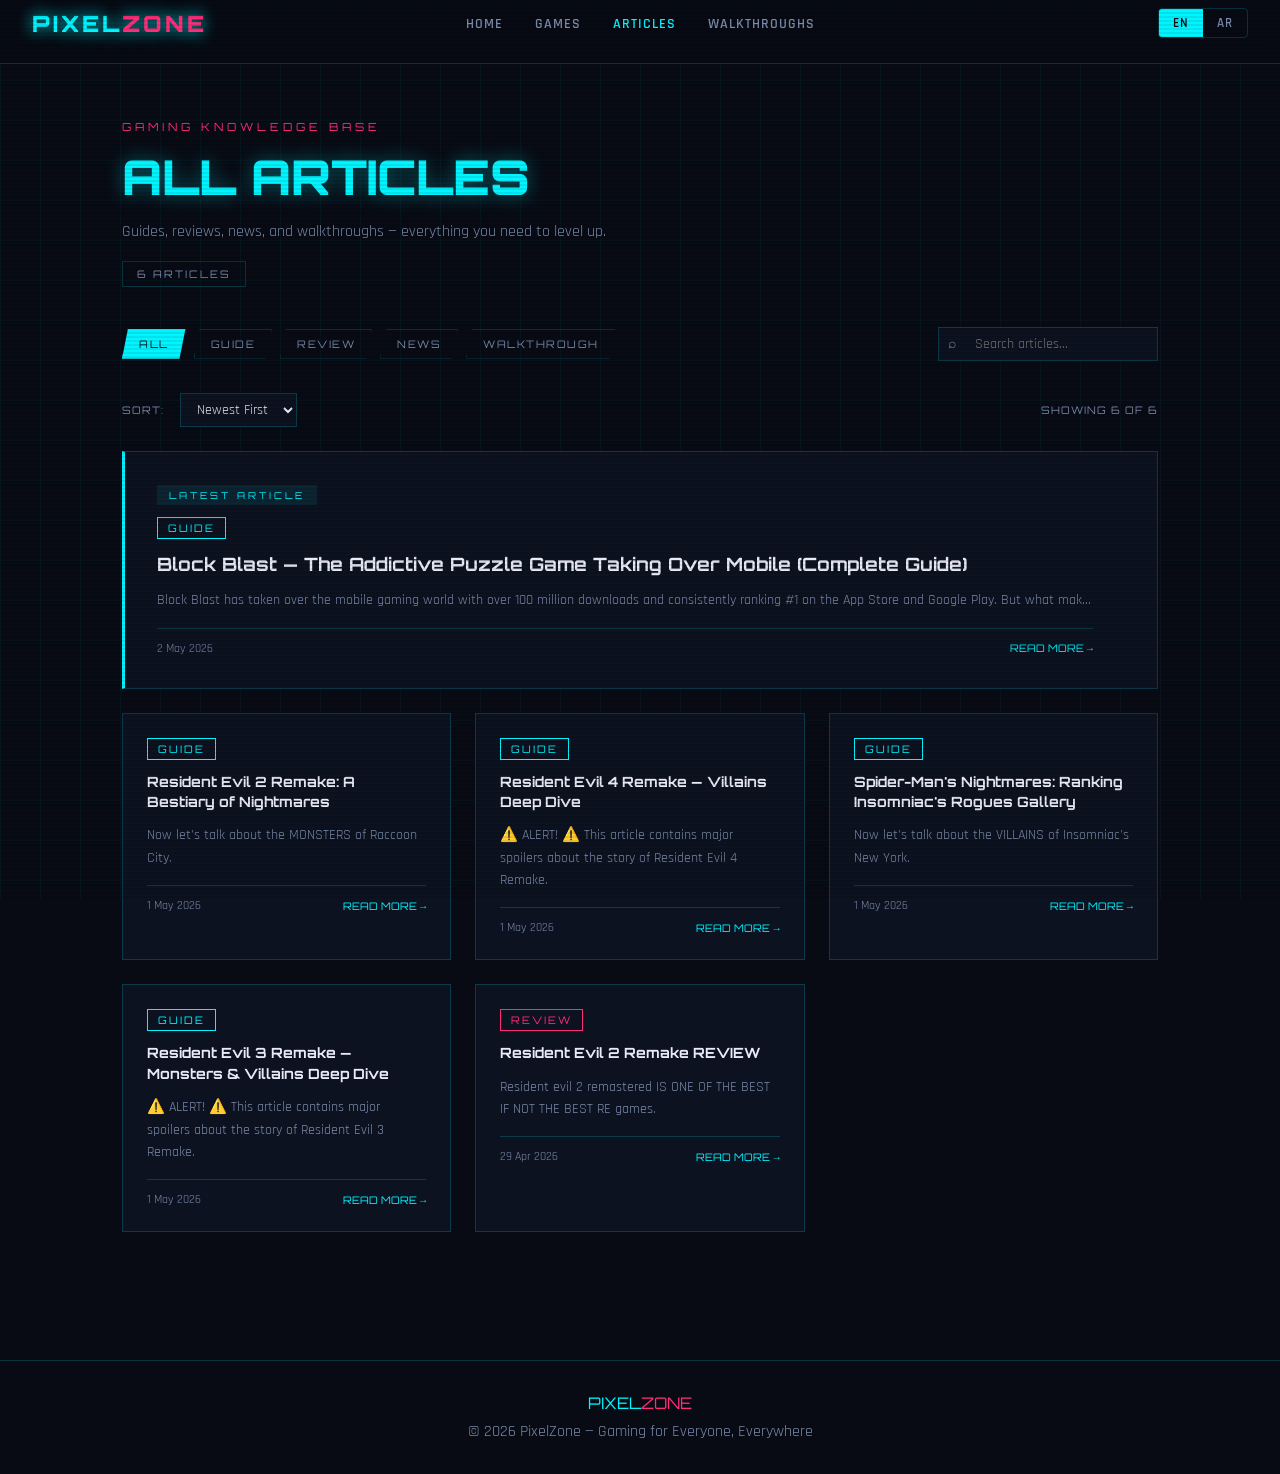
<file: Articles/index.html>
<!DOCTYPE html>
<html lang="en">
<head>
<meta charset="UTF-8">
<meta name="viewport" content="width=device-width, initial-scale=1.0, viewport-fit=cover">
<title>Articles — PixelZone</title>
<link href="https://fonts.googleapis.com/css2?family=Orbitron:wght@400;700;900&family=Rajdhani:wght@300;400;600;700&family=Cairo:wght@400;500;600;700&display=swap" rel="stylesheet">
<style>
  * {
    margin: 0;
    padding: 0;
    box-sizing: border-box;
  }

  :root {
    --neon-cyan: #00f5ff;
    --neon-pink: #ff2d78;
    --neon-green: #39ff14;
    --neon-purple: #bf5fff;
    --bg-dark: #080b14;
    --bg-card: #0d1220;
    --bg-card2: #111827;
    --text-main: #e8eaf6;
    --text-muted: #7a8baa;
    --border-glow: rgba(0, 245, 255, 0.18);
  }

  body {
    background: var(--bg-dark);
    color: var(--text-main);
    font-family: 'Rajdhani', 'Cairo', sans-serif;
    min-height: 100vh;
    overflow-x: hidden;
  }

  body.lang-ar {
    font-family: 'Cairo', 'Rajdhani', sans-serif;
  }

  .scanlines {
    position: fixed;
    top: 0;
    left: 0;
    width: 100%;
    height: 100%;
    pointer-events: none;
    background: repeating-linear-gradient(0deg, transparent, transparent 2px, rgba(0, 0, 0, 0.08) 2px, rgba(0, 0, 0, 0.08) 4px);
    z-index: 999;
  }

  .grid-bg {
    position: fixed;
    top: 0;
    left: 0;
    width: 100%;
    height: 100%;
    pointer-events: none;
    background-image: linear-gradient(rgba(0, 245, 255, 0.04) 1px, transparent 1px), linear-gradient(90deg, rgba(0, 245, 255, 0.04) 1px, transparent 1px);
    background-size: 40px 40px;
    z-index: 0;
  }

  /* FIXED ORIGINAL NAVBAR SIZING & GRID POSITIONING */
  nav {
    position: sticky;
    top: 0;
    z-index: 100;
    background: rgba(8, 11, 20, 0.92);
    backdrop-filter: blur(12px);
    -webkit-backdrop-filter: blur(12px);
    border-bottom: 1px solid var(--border-glow);
    padding: 0 2rem;
    display: grid;
    grid-template-columns: 1fr auto 1fr;
    align-items: center;
    height: 64px;
  }

  .logo {
    font-family: 'Orbitron', monospace;
    font-weight: 900;
    font-size: 1.4rem;
    letter-spacing: 3px;
    color: var(--neon-cyan);
    text-shadow: 0 0 16px var(--neon-cyan);
    text-decoration: none;
    justify-self: start;
  }

  .logo span {
    color: var(--neon-pink);
  }

  .nav-links {
    display: flex;
    gap: 2rem;
    list-style: none;
    grid-column: 2;
    justify-content: center;
  }

  .nav-links a {
    text-decoration: none;
    color: var(--text-muted);
    font-size: 0.9rem;
    letter-spacing: 1px;
    text-transform: uppercase;
    font-weight: 600;
    transition: color 0.2s;
  }

  .nav-links a:hover,
  .nav-links a.active {
    color: var(--neon-cyan);
  }

  .nav-actions {
    grid-column: 3;
    justify-self: end;
    display: flex;
    align-items: center;
    gap: 1rem;
  }

  .lang-toggle {
    display: flex;
    border: 1px solid var(--border-glow);
    border-radius: 4px;
    overflow: hidden;
  }

  .lang-btn {
    padding: 6px 14px;
    font-size: 0.8rem;
    font-family: 'Rajdhani', 'Cairo', sans-serif;
    font-weight: 600;
    letter-spacing: 1px;
    background: transparent;
    color: var(--text-muted);
    border: none;
    cursor: pointer;
    transition: all 0.2s;
  }

  .lang-btn.active {
    background: var(--neon-cyan);
    color: #080b14;
  }

  .hamburger {
    display: none;
    flex-direction: column;
    gap: 5px;
    cursor: pointer;
    background: none;
    border: none;
    padding: 5px;
    z-index: 1001;
  }
  
  .hamburger span {
    width: 25px;
    height: 2px;
    background: var(--neon-cyan);
    transition: all 0.3s ease;
  }

  .page-header {
    position: relative;
    z-index: 1;
    padding: 3.5rem 2rem 2.5rem;
    max-width: 1100px;
    margin: 0 auto;
  }

  .page-eyebrow {
    font-size: 0.7rem;
    letter-spacing: 4px;
    text-transform: uppercase;
    color: var(--neon-pink);
    margin-bottom: 0.75rem;
    font-family: 'Orbitron', monospace;
  }

  .page-title {
    font-family: 'Orbitron', monospace;
    font-size: clamp(1.8rem, 4vw, 3rem);
    font-weight: 900;
    color: var(--text-main);
    margin-bottom: 0.75rem;
  }

  .page-title span {
    color: var(--neon-cyan);
    text-shadow: 0 0 20px rgba(0, 245, 255, 0.4);
  }

  .page-sub {
    color: var(--text-muted);
    font-size: 1rem;
    max-width: 520px;
    line-height: 1.6;
  }

  .article-count {
    display: inline-block;
    margin-top: 1rem;
    font-family: 'Orbitron', monospace;
    font-size: 0.65rem;
    letter-spacing: 2px;
    color: var(--text-muted);
    border: 1px solid var(--border-glow);
    padding: 5px 14px;
  }

  .filters-bar {
    position: relative;
    z-index: 1;
    padding: 0 2rem 2rem;
    max-width: 1100px;
    margin: 0 auto;
    display: flex;
    gap: 1rem;
    flex-wrap: wrap;
    align-items: center;
  }

  .filter-group {
    display: flex;
    gap: 0.5rem;
    flex-wrap: wrap;
  }

  .filter-btn {
    font-family: 'Orbitron', monospace;
    font-size: 0.65rem;
    letter-spacing: 1.5px;
    padding: 7px 16px;
    background: transparent;
    border: 1px solid var(--border-glow);
    color: var(--text-muted);
    cursor: pointer;
    transition: all 0.2s;
    clip-path: polygon(6px 0%, 100% 0%, calc(100% - 6px) 100%, 0% 100%);
  }

  .filter-btn:hover {
    border-color: var(--neon-cyan);
    color: var(--neon-cyan);
  }

  .filter-btn.active {
    background: var(--neon-cyan);
    color: #080b14;
    border-color: var(--neon-cyan);
  }

  .filter-btn[data-cat="REVIEW"].active { background: var(--neon-pink); border-color: var(--neon-pink); color: #080b14; }
  .filter-btn[data-cat="NEWS"].active { background: var(--neon-green); border-color: var(--neon-green); color: #080b14; }
  .filter-btn[data-cat="WALKTHROUGH"].active { background: var(--neon-purple); border-color: var(--neon-purple); color: #080b14; }

  .search-wrap {
    margin-left: auto;
    position: relative;
  }

  .search-input {
    background: var(--bg-card);
    border: 1px solid var(--border-glow);
    color: var(--text-main);
    font-family: 'Rajdhani', 'Cairo', sans-serif;
    font-size: 0.9rem;
    padding: 7px 14px 7px 36px;
    width: 220px;
    outline: none;
  }

  .search-input:focus {
    border-color: rgba(0, 245, 255, 0.5);
  }

  .search-icon {
    position: absolute;
    left: 10px;
    top: 50%;
    transform: translateY(-50%);
    color: var(--text-muted);
    font-size: 0.85rem;
  }

  .sort-bar {
    position: relative;
    z-index: 1;
    padding: 0 2rem 1.5rem;
    max-width: 1100px;
    margin: 0 auto;
    display: flex;
    align-items: center;
    gap: 1rem;
  }

  .sort-label {
    font-family: 'Orbitron', monospace;
    font-size: 0.65rem;
    letter-spacing: 1px;
    color: var(--text-muted);
  }

  .sort-select {
    background: var(--bg-card);
    border: 1px solid var(--border-glow);
    color: var(--text-main);
    font-family: 'Rajdhani', 'Cairo', sans-serif;
    font-size: 0.85rem;
    padding: 6px 12px;
    cursor: pointer;
  }

  .results-count {
    margin-left: auto;
    font-family: 'Orbitron', monospace;
    font-size: 0.65rem;
    letter-spacing: 1px;
    color: var(--text-muted);
  }

  .articles-section {
    position: relative;
    z-index: 1;
    padding: 0 2rem 3rem;
    max-width: 1100px;
    margin: 0 auto;
  }

  .articles-grid {
    display: grid;
    grid-template-columns: repeat(auto-fill, minmax(300px, 1fr));
    gap: 1.5rem;
  }

  .article-card {
    background: var(--bg-card);
    border: 1px solid var(--border-glow);
    padding: 1.5rem;
    transition: all 0.2s;
    text-decoration: none;
    display: block;
  }

  .article-card:hover {
    border-color: rgba(0, 245, 255, 0.4);
    transform: translateY(-2px);
  }

  .article-badge {
    font-size: 0.65rem;
    font-family: 'Orbitron', monospace;
    letter-spacing: 2px;
    text-transform: uppercase;
    display: inline-block;
    padding: 3px 10px;
    border: 1px solid;
    margin-bottom: 0.75rem;
  }

  .badge-GUIDE { color: var(--neon-cyan); border-color: var(--neon-cyan); }
  .badge-REVIEW { color: var(--neon-pink); border-color: var(--neon-pink); }
  .badge-NEWS { color: var(--neon-green); border-color: var(--neon-green); }
  .badge-WALKTHROUGH { color: var(--neon-purple); border-color: var(--neon-purple); }

  .article-title {
    font-family: 'Orbitron', monospace;
    font-size: 0.88rem;
    font-weight: 700;
    color: var(--text-main);
    margin-bottom: 0.75rem;
    line-height: 1.45;
  }

  .article-excerpt {
    color: var(--text-muted);
    font-size: 0.9rem;
    line-height: 1.55;
    margin-bottom: 1rem;
  }

  .article-meta-row {
    display: flex;
    justify-content: space-between;
    align-items: center;
    font-size: 0.75rem;
    color: var(--text-muted);
    border-top: 1px solid var(--border-glow);
    padding-top: 0.75rem;
  }

  .read-more {
    color: var(--neon-cyan);
    font-family: 'Orbitron', monospace;
    font-size: 0.65rem;
  }

  .article-card.featured-article {
    grid-column: 1 / -1;
    display: grid;
    grid-template-columns: 1fr auto;
    gap: 2rem;
    align-items: start;
    border-left: 3px solid var(--neon-cyan);
    padding: 2rem;
  }

  .article-card.featured-article .article-title {
    font-size: 1.15rem;
  }

  .featured-label {
    font-family: 'Orbitron', monospace;
    font-size: 0.6rem;
    letter-spacing: 3px;
    color: var(--neon-cyan);
    background: rgba(0, 245, 255, 0.08);
    padding: 4px 12px;
    display: inline-block;
    margin-bottom: 0.75rem;
  }

  .featured-right {
    display: none;
  }

  .state-box {
    grid-column: 1 / -1;
    text-align: center;
    padding: 4rem 2rem;
    color: var(--text-muted);
  }

  .state-box .icon {
    font-size: 3rem;
    opacity: 0.3;
    margin-bottom: 1rem;
  }

  .pagination {
    display: flex;
    justify-content: center;
    gap: 0.5rem;
    padding: 2rem 2rem 3rem;
  }

  .page-btn {
    font-family: 'Orbitron', monospace;
    font-size: 0.65rem;
    padding: 8px 14px;
    background: transparent;
    border: 1px solid var(--border-glow);
    color: var(--text-muted);
    cursor: pointer;
  }

  .page-btn.active {
    background: var(--neon-cyan);
    color: #080b14;
  }

  .page-btn:disabled {
    opacity: 0.3;
  }

  footer {
    position: relative;
    z-index: 1;
    border-top: 1px solid var(--border-glow);
    padding: 2rem;
    text-align: center;
    color: var(--text-muted);
  }

  footer .footer-logo {
    font-family: 'Orbitron', monospace;
    font-size: 1rem;
    color: var(--neon-cyan);
    margin-bottom: 0.5rem;
  }

  [dir="rtl"] .search-wrap { margin-left: 0; margin-right: auto; }
  [dir="rtl"] .search-icon { left: auto; right: 10px; }
  [dir="rtl"] .search-input { padding: 7px 36px 7px 14px; }
  [dir="rtl"] .article-card.featured-article { border-left: none; border-right: 3px solid var(--neon-cyan); }

  @media (max-width: 768px) {
    nav {
      padding: 0 1rem;
      grid-template-columns: 1fr auto;
    }
    
    .nav-links {
      position: fixed;
      top: 64px;
      left: -100%;
      width: 75%;
      max-width: 280px;
      height: calc(100vh - 64px);
      background: rgba(8, 11, 20, 0.98);
      backdrop-filter: blur(16px);
      flex-direction: column;
      padding: 2rem 1rem;
      gap: 1.5rem;
      transition: left 0.3s ease;
      z-index: 1000;
      border-right: 1px solid var(--border-glow);
      justify-content: flex-start;
    }
    
    .nav-links.open { left: 0; }
    .nav-actions { grid-column: 2; gap: 0.5rem; }
    .hamburger { display: flex; }
    
    .menu-overlay {
      position: fixed;
      top: 64px;
      left: 0;
      width: 100%;
      height: calc(100vh - 64px);
      background: rgba(0, 0, 0, 0.6);
      z-index: 999;
      display: none;
    }
    
    .menu-overlay.open { display: block; }
    .articles-grid { grid-template-columns: 1fr; gap: 1rem; }
    .article-card.featured-article { grid-template-columns: 1fr; padding: 1.5rem; }
    .filters-bar { flex-direction: column; align-items: stretch; padding: 0 1rem 1.5rem; }
    .filter-group { justify-content: center; }
    .search-wrap { width: 100%; margin: 0; }
    .search-input { width: 100%; }
    .sort-bar { padding: 0 1rem 1rem; }
  }
  
  [dir="rtl"] .nav-links { left: auto; right: -100%; border-right: none; border-left: 1px solid var(--border-glow); }
  [dir="rtl"] .nav-links.open { left: auto; right: 0; }
</style>
<link rel="stylesheet" href="../mobile.css">
</head>
<body>
<div class="scanlines"></div>
<div class="grid-bg"></div>

<nav>
  <a href="../index.html" class="logo">PIXEL<span>ZONE</span></a>
  
  <ul class="nav-links">
    <li><a href="../index.html" id="navHome">Home</a></li>
    <li><a href="../Games/index.html" id="navGames">Games</a></li>
    <li><a href="index.html" class="active" id="navArticles">Articles</a></li>
    <li><a href="../Walkthroughs/index.html" id="navWalkthroughs">Walkthroughs</a></li>
  </ul>
  
  <div class="nav-actions">
    <div class="lang-toggle">
      <button class="lang-btn" data-lang="en">EN</button>
      <button class="lang-btn" data-lang="ar">AR</button>
    </div>
    
    <button class="hamburger" id="hamburger" aria-label="Menu">
      <span></span>
      <span></span>
      <span></span>
    </button>
  </div>
  
  <div class="menu-overlay" id="menuOverlay"></div>
</nav>

<div class="page-header">
  <p class="page-eyebrow" id="eyebrow">GAMING KNOWLEDGE BASE</p>
  <h1 class="page-title"><span id="titleHighlight">ALL</span> <span id="titleMain">ARTICLES</span></h1>
  <p class="page-sub" id="pageSub">Guides, reviews, news, and walkthroughs — everything you need to level up.</p>
  <div class="article-count" id="articleCount">LOADING...</div>
</div>

<div class="filters-bar">
  <div class="filter-group" id="filterGroup"></div>
  <div class="search-wrap">
    <span class="search-icon">⌕</span>
    <input class="search-input" type="text" id="searchInput" placeholder="Search articles...">
  </div>
</div>

<div class="sort-bar">
  <span class="sort-label" id="sortLabel">SORT:</span>
  <select class="sort-select" id="sortSelect">
    <option value="newest">Newest First</option>
    <option value="oldest">Oldest First</option>
    <option value="az">A → Z</option>
    <option value="za">Z → A</option>
  </select>
  <span class="results-count" id="resultsCount"></span>
</div>

<div class="articles-section">
  <div class="articles-grid" id="articlesGrid"></div>
</div>

<div class="pagination" id="pagination"></div>

<footer>
  <div class="footer-logo">PIXEL<span style="color:var(--neon-pink)">ZONE</span></div>
  <p id="footerText">© 2026 PixelZone — Gaming for Everyone, Everywhere</p>
</footer>

<script>
const MANIFEST_PATHS = [
  '../pixelzone-manifest.json',
  'pixelzone-manifest.json',
  '/pixelzone-manifest.json',
];

let MANIFEST_URL = '../pixelzone-manifest.json';
let allArticles = [];
let filtered = [];
let currentFilter = 'ALL';
let currentPage = 1;
let currentLang = 'en';
const PER_PAGE = 9;

function saveLanguagePreference(lang) {
  localStorage.setItem('pixelzoneLang', lang);
}

function getSavedLanguage() {
  return localStorage.getItem('pixelzoneLang') || 'en';
}

const i18n = {
  en: {
    navHome: 'Home',
    navGames: 'Games',
    navArticles: 'Articles',
    navWalkthroughs: 'Walkthroughs',
    eyebrow: 'GAMING KNOWLEDGE BASE',
    titleHighlight: 'ALL',
    titleMain: 'ARTICLES',
    pageSub: 'Guides, reviews, news, and walkthroughs — everything you need to level up.',
    searchPlaceholder: 'Search articles...',
    sortLabel: 'SORT:',
    sortNewest: 'Newest First', sortOldest: 'Oldest First', sortAZ: 'A → Z', sortZA: 'Z → A',
    readMore: 'READ MORE →',
    featuredLabel: 'LATEST ARTICLE',
    footerText: '© 2026 PixelZone — Gaming for Everyone, Everywhere',
    noResults: 'NO ARTICLES FOUND',
    noResultsSub: 'TRY A DIFFERENT SEARCH OR FILTER',
    errorTitle: "COULDN'T LOAD ARTICLES",
    errorSub: 'Make sure pixelzone-manifest.json exists in root folder',
    articleCount: n => `${n} ARTICLE${n !== 1 ? 'S' : ''}`,
    results: (shown, total) => `SHOWING ${shown} OF ${total}`,
    prev: '← PREV', next: 'NEXT →',
    filterAll: 'ALL', filterGuide: 'GUIDE', filterReview: 'REVIEW', filterNews: 'NEWS', filterWalkthrough: 'WALKTHROUGH'
  },
  ar: {
    navHome: 'الرئيسية',
    navGames: 'الألعاب',
    navArticles: 'المقالات',
    navWalkthroughs: 'الشروحات',
    eyebrow: 'قاعدة معرفة الألعاب',
    titleHighlight: 'كل',
    titleMain: 'المقالات',
    pageSub: 'أدلة، مراجعات، أخبار وشروحات — كل ما تحتاجه للوصول للمستوى التالي.',
    searchPlaceholder: 'ابحث في المقالات...',
    sortLabel: 'ترتيب:',
    sortNewest: 'الأحدث أولاً', sortOldest: 'الأقدم أولاً', sortAZ: 'أ ← ي', sortZA: 'ي ← أ',
    readMore: 'اقرأ المزيد ←',
    featuredLabel: 'آخر مقالة',
    footerText: '© 2026 بيكسل زون — الألعاب للجميع، في كل مكان',
    noResults: 'لا توجد مقالات',
    noResultsSub: 'جرّب بحثاً أو فلتراً مختلفاً',
    errorTitle: 'تعذّر تحميل المقالات',
    errorSub: 'تأكد من وجود ملف pixelzone-manifest.json',
    articleCount: n => `${n} مقالة`,
    results: (shown, total) => `عرض ${shown} من ${total}`,
    prev: '→ السابق', next: 'التالي ←',
    filterAll: 'الكل', filterGuide: 'دليل', filterReview: 'مراجعة', filterNews: 'أخبار', filterWalkthrough: 'شرح'
  }
};

function t(key, ...args) {
  const val = i18n[currentLang][key];
  return typeof val === 'function' ? val(...args) : val;
}

function fmtDate(iso) {
  if (!iso) return '—';
  return new Date(iso).toLocaleDateString(currentLang === 'ar' ? 'ar-EG' : 'en-GB', {
    day: 'numeric', month: 'short', year: 'numeric'
  });
}

function buildFilterButtons() {
  const categories = ['ALL', 'GUIDE', 'REVIEW', 'NEWS', 'WALKTHROUGH'];
  const container = document.getElementById('filterGroup');
  container.innerHTML = categories.map(cat => `
    <button class="filter-btn ${cat === currentFilter ? 'active' : ''}" data-cat="${cat}">
      ${t(`filter${cat}`) || cat}
    </button>
  `).join('');
  
  document.querySelectorAll('.filter-btn').forEach(btn => {
    btn.onclick = () => {
      currentFilter = btn.dataset.cat;
      currentPage = 1;
      document.querySelectorAll('.filter-btn').forEach(b => b.classList.remove('active'));
      btn.classList.add('active');
      
      const hl = document.getElementById('titleHighlight');
      if (hl) hl.textContent = currentFilter === 'ALL' ? t('titleHighlight') : (t(`filter${currentFilter}`) || currentFilter);
      
      renderPage();
    };
  });
}

function parseUrlParameters() {
  const params = new URLSearchParams(window.location.search);
  const catParam = params.get('category') || params.get('cat');
  if (catParam) {
    const targetUpper = catParam.toUpperCase();
    const validCats = ['ALL', 'GUIDE', 'REVIEW', 'NEWS', 'WALKTHROUGH'];
    if (validCats.includes(targetUpper)) {
      currentFilter = targetUpper;
      const hl = document.getElementById('titleHighlight');
      if (hl) hl.textContent = currentFilter === 'ALL' ? t('titleHighlight') : (t(`filter${currentFilter}`) || currentFilter);
    }
  }
}

function applyFiltersAndSort() {
  const q = document.getElementById('searchInput')?.value.toLowerCase().trim() || '';
  const sort = document.getElementById('sortSelect')?.value || 'newest';

  filtered = allArticles.filter(a => {
    const matchCat = currentFilter === 'ALL' || a.category === currentFilter;
    const titleEn = (a.title_en || '').toLowerCase();
    const titleAr = (a.title_ar || '').toLowerCase();
    const excerptEn = (a.excerpt_en || '').toLowerCase();
    const excerptAr = (a.excerpt_ar || '').toLowerCase();
    return matchCat && (!q || titleEn.includes(q) || titleAr.includes(q) || excerptEn.includes(q) || excerptAr.includes(q));
  });

  filtered.sort((a, b) => {
    if (sort === 'newest') return new Date(b.date) - new Date(a.date);
    if (sort === 'oldest') return new Date(a.date) - new Date(b.date);
    if (sort === 'az') return (a.title_en || '').localeCompare(b.title_en || '');
    if (sort === 'za') return (b.title_en || '').localeCompare(a.title_en || '');
    return 0;
  });
}

function renderPage() {
  applyFiltersAndSort();
  const total = filtered.length;
  const totalPages = Math.max(1, Math.ceil(total / PER_PAGE));
  if (currentPage > totalPages) currentPage = 1;

  const resultsSpan = document.getElementById('resultsCount');
  if (resultsSpan) {
    resultsSpan.textContent = t('results', Math.min(PER_PAGE, total - (currentPage - 1) * PER_PAGE), total);
  }

  const grid = document.getElementById('articlesGrid');
  if (!total) {
    grid.innerHTML = `<div class="state-box"><div class="icon">🔍</div><p>${t('noResults')}</p><p class="sub">${t('noResultsSub')}</p></div>`;
    document.getElementById('pagination').innerHTML = '';
    return;
  }

  const start = (currentPage - 1) * PER_PAGE;
  const pageItems = filtered.slice(start, start + PER_PAGE);
  const searchQuery = document.getElementById('searchInput')?.value.trim() || '';

  grid.innerHTML = pageItems.map((a, idx) => {
    const displayTitle = currentLang === 'ar' && a.title_ar ? a.title_ar : (a.title_en || 'Untitled');
    const displayExcerpt = currentLang === 'ar' && a.excerpt_ar ? a.excerpt_ar : (a.excerpt_en || '');
    
    let articleFile = a.file;
    if (a.is_bilingual) {
      if (currentLang === 'ar' && a.file_ar) articleFile = a.file_ar;
      else if (currentLang === 'en' && a.file_en) articleFile = a.file_en;
    }
    
    const articleUrl = `articles/${articleFile}?lang=${currentLang}`;
    const isFeatured = idx === 0 && currentPage === 1 && currentFilter === 'ALL' && !searchQuery;
    
    if (isFeatured) {
      return `
        <a href="${articleUrl}" class="article-card featured-article" data-cat="${a.category}">
          <div>
            <span class="featured-label">${t('featuredLabel')}</span><br>
            <span class="article-badge badge-${a.category}">${a.category}</span>
            <h2 class="article-title">${escapeHtml(displayTitle)}</h2>
            <p class="article-excerpt">${escapeHtml(displayExcerpt)}</p>
            <div class="article-meta-row">
              <span>${fmtDate(a.date)}</span>
              <span class="read-more">${t('readMore')}</span>
            </div>
          </div>
          <div class="featured-right">
            <div class="featured-date-big">${new Date(a.date).getFullYear() || ''}</div>
          </div>
        </a>`;
    }
    return `
      <a href="${articleUrl}" class="article-card" data-cat="${a.category}">
        <span class="article-badge badge-${a.category}">${a.category}</span>
        <h3 class="article-title">${escapeHtml(displayTitle)}</h3>
        <p class="article-excerpt">${escapeHtml(displayExcerpt)}</p>
        <div class="article-meta-row">
          <span>${fmtDate(a.date)}</span>
          <span class="read-more">${t('readMore')}</span>
        </div>
      </a>`;
  }).join('');

  renderPagination(totalPages);
}

function escapeHtml(str) {
  if (!str) return '';
  return str.replace(/[&<>]/g, m => {
    if (m === '&') return '&amp;';
    if (m === '<') return '&lt;';
    if (m === '>') return '&gt;';
    return m;
  });
}

function renderPagination(totalPages) {
  const pg = document.getElementById('pagination');
  if (totalPages <= 1) { pg.innerHTML = ''; return; }

  let html = `<button class="page-btn" onclick="goPage(${currentPage - 1})" ${currentPage === 1 ? 'disabled' : ''}>${t('prev')}</button>`;
  for (let i = 1; i <= totalPages; i++) {
    if (i === 1 || i === totalPages || Math.abs(i - currentPage) <= 1) {
      html += `<button class="page-btn ${i === currentPage ? 'active' : ''}" onclick="goPage(${i})">${i}</button>`;
    } else if (Math.abs(i - currentPage) === 2) {
      html += `<span style="color:var(--text-muted);padding:0 4px">…</span>`;
    }
  }
  html += `<button class="page-btn" onclick="goPage(${currentPage + 1})" ${currentPage === totalPages ? 'disabled' : ''}>${t('next')}</button>`;
  pg.innerHTML = html;
}

function goPage(n) {
  currentPage = n;
  renderPage();
  window.scrollTo({ top: 0, behavior: 'smooth' });
}

function onSearch() {
  currentPage = 1;
  renderPage();
}

function setLang(lang) {
  currentLang = lang;
  saveLanguagePreference(lang);
  document.body.setAttribute('dir', lang === 'ar' ? 'rtl' : 'ltr');
  if (lang === 'ar') document.body.classList.add('lang-ar');
  else document.body.classList.remove('lang-ar');
  
  document.querySelectorAll('.lang-btn').forEach(btn => {
    btn.classList.toggle('active', btn.dataset.lang === lang);
  });

  // TRANSLATE THE NAVBAR LINKS
  document.getElementById('navHome').textContent = t('navHome');
  document.getElementById('navGames').textContent = t('navGames');
  document.getElementById('navArticles').textContent = t('navArticles');
  document.getElementById('navWalkthroughs').textContent = t('navWalkthroughs');

  // TRANSLATE MAIN CONTENT TEXT HOOKS
  document.getElementById('eyebrow').textContent = t('eyebrow');
  document.getElementById('titleMain').textContent = t('titleMain');
  document.getElementById('pageSub').textContent = t('pageSub');
  document.getElementById('searchInput').placeholder = t('searchPlaceholder');
  document.getElementById('sortLabel').textContent = t('sortLabel');
  document.getElementById('footerText').textContent = t('footerText');

  const opts = document.querySelectorAll('#sortSelect option');
  if (opts[0]) opts[0].textContent = t('sortNewest');
  if (opts[1]) opts[1].textContent = t('sortOldest');
  if (opts[2]) opts[2].textContent = t('sortAZ');
  if (opts[3]) opts[3].textContent = t('sortZA');

  buildFilterButtons();
  
  const hl = document.getElementById('titleHighlight');
  if (hl) hl.textContent = currentFilter === 'ALL' ? t('titleHighlight') : (t(`filter${currentFilter}`) || currentFilter);
  
  if (allArticles.length) {
    document.getElementById('articleCount').textContent = t('articleCount', allArticles.length);
    renderPage();
  }
}

function loadManifest() {
  const tryLoad = (path) => {
    return fetch(path)
      .then(res => res.ok ? res.json() : Promise.reject())
      .catch(() => Promise.reject());
  };

  let promise = Promise.reject();
  for (const path of MANIFEST_PATHS) {
    promise = promise.catch(() => tryLoad(path).then(data => {
      MANIFEST_URL = path;
      return data;
    }));
  }

  promise
    .then(data => {
      allArticles = data.articles || [];
      document.getElementById('articleCount').textContent = t('articleCount', allArticles.length);
      renderPage();
    })
    .catch(() => {
      document.getElementById('articlesGrid').innerHTML = `
        <div class="state-box">
          <div class="icon">⚠️</div>
          <p>${t('errorTitle')}</p>
          <p class="sub">${t('errorSub')}</p>
        </div>`;
      document.getElementById('articleCount').textContent = '0 ARTICLES';
    });
}

document.getElementById('searchInput')?.addEventListener('input', onSearch);
document.getElementById('sortSelect')?.addEventListener('change', renderPage);
document.querySelectorAll('.lang-btn').forEach(btn => {
  btn.addEventListener('click', () => setLang(btn.dataset.lang));
});

const savedLang = getSavedLanguage();
parseUrlParameters();
buildFilterButtons();
setLang(savedLang);
loadManifest();
</script>

<script>
function initMobileMenu() {
  const hamburger = document.getElementById('hamburger');
  const navLinks = document.querySelector('.nav-links');
  const overlay = document.getElementById('menuOverlay');
  
  if (!hamburger || !navLinks) return;
  
  function toggleMenu() {
    navLinks.classList.toggle('open');
    hamburger.classList.toggle('open');
    if (overlay) overlay.classList.toggle('open');
    document.body.style.overflow = navLinks.classList.contains('open') ? 'hidden' : '';
  }
  
  hamburger.addEventListener('click', toggleMenu);
  if (overlay) {
    overlay.addEventListener('click', toggleMenu);
  }
  
  navLinks.querySelectorAll('a').forEach(link => {
    link.addEventListener('click', () => {
      navLinks.classList.remove('open');
      hamburger.classList.remove('open');
      if (overlay) overlay.classList.remove('open');
      document.body.style.overflow = '';
    });
  });
}

if (document.readyState === 'loading') {
  document.addEventListener('DOMContentLoaded', initMobileMenu);
} else {
  initMobileMenu();
}
</script>
</body>
</html>
</file>
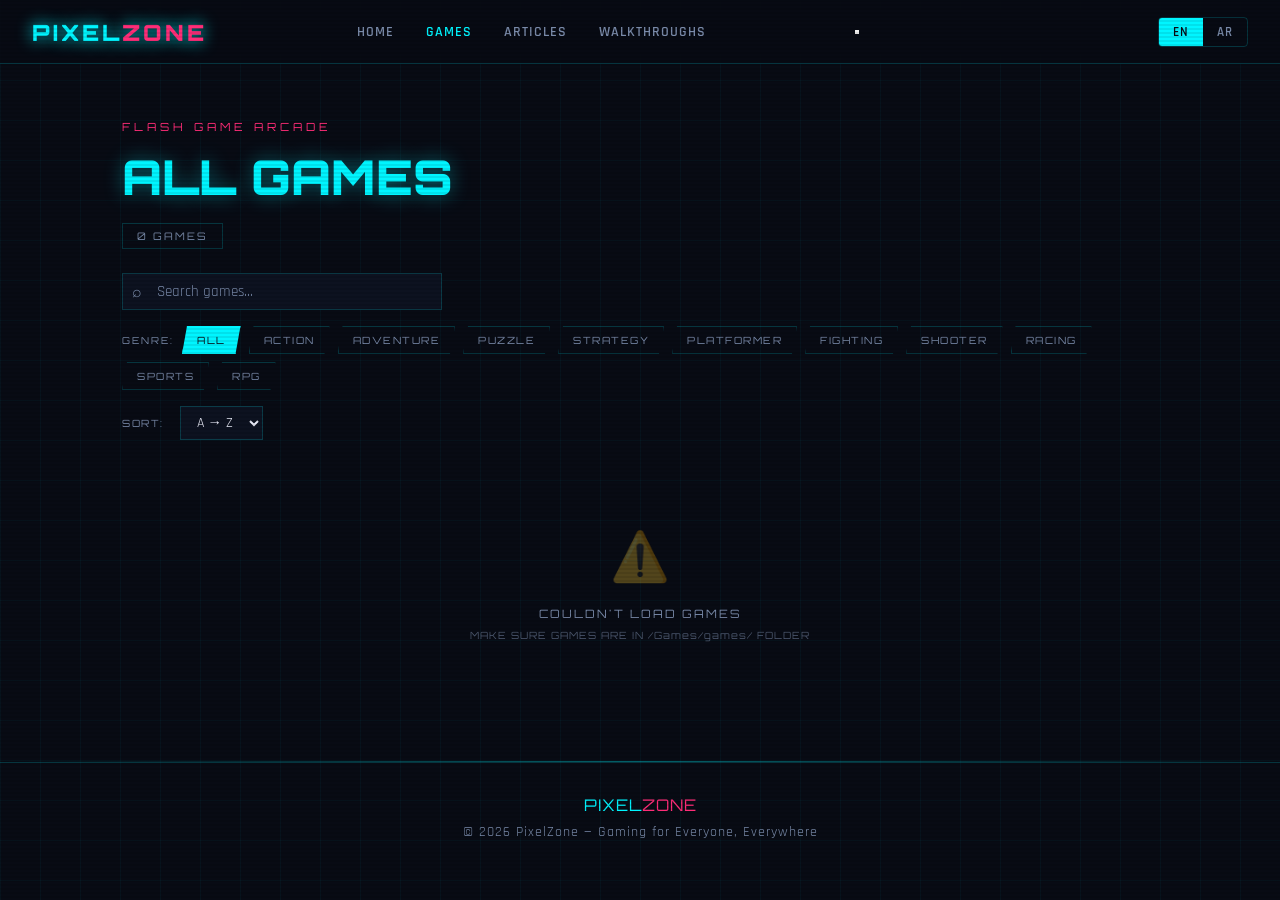
<file: Games/index.html>
<!DOCTYPE html>
<html lang="en">
<head>
<meta charset="UTF-8">
<meta name="viewport" content="width=device-width, initial-scale=1.0">
<title>Games — PixelZone</title>
<link href="https://fonts.googleapis.com/css2?family=Orbitron:wght@400;700;900&family=Rajdhani:wght@300;400;600&family=Cairo:wght@400;500;600;700&display=swap" rel="stylesheet">
<style>
*{margin:0;padding:0;box-sizing:border-box}
:root{
  --neon-cyan:#00f5ff;
  --neon-pink:#ff2d78;
  --neon-green:#39ff14;
  --neon-purple:#bf5fff;
  --neon-amber:#ffb830;
  --bg-dark:#080b14;
  --bg-card:#0d1220;
  --bg-card2:#111827;
  --text-main:#e8eaf6;
  --text-muted:#7a8baa;
  --border-glow:rgba(0,245,255,0.18);
}
body{background:var(--bg-dark);color:var(--text-main);font-family:'Rajdhani','Cairo',sans-serif;min-height:100vh;overflow-x:hidden}
body.lang-ar{font-family:'Cairo','Rajdhani',sans-serif}
.scanlines{position:fixed;width:100%;height:100%;pointer-events:none;background:repeating-linear-gradient(0deg,transparent,transparent 2px,rgba(0,0,0,0.08) 2px,rgba(0,0,0,0.08) 4px);z-index:999}
.grid-bg{position:fixed;width:100%;height:100%;pointer-events:none;background-image:linear-gradient(rgba(0,245,255,0.04) 1px,transparent 1px),linear-gradient(90deg,rgba(0,245,255,0.04) 1px,transparent 1px);background-size:40px 40px;z-index:0}

nav{position:sticky;top:0;z-index:100;background:rgba(8,11,20,0.92);backdrop-filter:blur(12px);border-bottom:1px solid var(--border-glow);padding:0 2rem;display:flex;justify-content:space-between;align-items:center;height:64px}
.logo{font-family:'Orbitron',monospace;font-weight:900;font-size:1.4rem;color:var(--neon-cyan);letter-spacing:3px;text-shadow:0 0 16px var(--neon-cyan);text-decoration:none}
.logo span{color:var(--neon-pink)}
.nav-links{display:flex;gap:2rem;list-style:none}
.nav-links a{text-decoration:none;color:var(--text-muted);font-size:0.9rem;text-transform:uppercase;letter-spacing:1px;font-weight:600;transition:color 0.2s}
.nav-links a:hover,.nav-links a.active{color:var(--neon-cyan)}
.lang-toggle{display:flex;border:1px solid var(--border-glow);border-radius:4px;overflow:hidden}
.lang-btn{padding:6px 14px;font-size:0.8rem;font-family:'Rajdhani','Cairo',sans-serif;font-weight:600;letter-spacing:1px;background:transparent;color:var(--text-muted);border:none;cursor:pointer;transition:all 0.2s}
.lang-btn.active{background:var(--neon-cyan);color:#080b14}

.page-header{position:relative;z-index:1;padding:3.5rem 2rem 1.5rem;max-width:1100px;margin:0 auto}
.page-eyebrow{font-size:0.7rem;letter-spacing:4px;text-transform:uppercase;color:var(--neon-pink);margin-bottom:0.75rem;font-family:'Orbitron',monospace}
.page-title{font-family:'Orbitron',monospace;font-size:clamp(1.8rem,4vw,3rem);font-weight:900;color:var(--text-main)}
.page-title span{color:var(--neon-cyan);text-shadow:0 0 20px rgba(0,245,255,0.4)}
.game-count{display:inline-block;margin-top:1rem;font-family:'Orbitron',monospace;font-size:0.65rem;letter-spacing:2px;color:var(--text-muted);border:1px solid var(--border-glow);padding:5px 14px}

.controls{position:relative;z-index:1;padding:0 2rem 1rem;max-width:1100px;margin:0 auto;display:flex;gap:1rem;flex-wrap:wrap;align-items:center}
.search-wrap{position:relative;flex:1;min-width:200px;max-width:320px}
.search-icon{position:absolute;left:10px;top:50%;transform:translateY(-50%);color:var(--text-muted);font-size:1rem;pointer-events:none}
.search-input{width:100%;background:var(--bg-card);border:1px solid var(--border-glow);color:var(--text-main);font-family:'Rajdhani','Cairo',sans-serif;font-size:0.95rem;padding:8px 14px 8px 34px;outline:none;transition:border-color 0.2s}
.search-input:focus{border-color:rgba(0,245,255,0.5)}
.search-input::placeholder{color:var(--text-muted)}

.filter-group{display:flex;gap:0.5rem;flex-wrap:wrap;align-items:center}
.filter-label{font-family:'Orbitron',monospace;font-size:0.6rem;letter-spacing:2px;color:var(--text-muted);white-space:nowrap}
.filter-btn{font-family:'Orbitron',monospace;font-size:0.62rem;letter-spacing:1.5px;padding:7px 14px;background:transparent;border:1px solid var(--border-glow);color:var(--text-muted);cursor:pointer;transition:all 0.2s;clip-path:polygon(5px 0%,100% 0%,calc(100% - 5px) 100%,0% 100%);white-space:nowrap}
.filter-btn:hover{border-color:var(--neon-cyan);color:var(--neon-cyan)}
.filter-btn.active{background:var(--neon-cyan);color:#080b14;border-color:var(--neon-cyan)}

.filter-btn[data-genre="ACTION"].active{background:var(--neon-pink);border-color:var(--neon-pink);color:#080b14}
.filter-btn[data-genre="PUZZLE"].active{background:var(--neon-purple);border-color:var(--neon-purple);color:#080b14}
.filter-btn[data-genre="STRATEGY"].active{background:var(--neon-amber);border-color:var(--neon-amber);color:#080b14}
.filter-btn[data-genre="ADVENTURE"].active{background:var(--neon-green);border-color:var(--neon-green);color:#080b14}
.filter-btn[data-genre="SPORTS"].active{background:#00cfff;border-color:#00cfff;color:#080b14}
.filter-btn[data-genre="RACING"].active{background:#ff6a00;border-color:#ff6a00;color:#080b14}
.filter-btn[data-genre="RPG"].active{background:#c084fc;border-color:#c084fc;color:#080b14}
.filter-btn[data-genre="SHOOTER"].active{background:#f87171;border-color:#f87171;color:#080b14}
.filter-btn[data-genre="PLATFORMER"].active{background:#34d399;border-color:#34d399;color:#080b14}
.filter-btn[data-genre="FIGHTING"].active{background:#fb923c;border-color:#fb923c;color:#080b14}

.sort-row{position:relative;z-index:1;padding:0 2rem 1.5rem;max-width:1100px;margin:0 auto;display:flex;align-items:center;gap:1rem;flex-wrap:wrap}
.sort-label{font-family:'Orbitron',monospace;font-size:0.62rem;letter-spacing:1.5px;color:var(--text-muted)}
.sort-select{background:var(--bg-card);border:1px solid var(--border-glow);color:var(--text-main);font-family:'Rajdhani','Cairo',sans-serif;font-size:0.9rem;padding:6px 12px;outline:none;cursor:pointer}
.sort-select option{background:var(--bg-dark)}
.results-info{margin-left:auto;font-family:'Orbitron',monospace;font-size:0.62rem;letter-spacing:1px;color:var(--text-muted)}

.games-section{position:relative;z-index:1;max-width:1100px;margin:0 auto;padding:0 2rem 3rem}
.games-grid{display:grid;grid-template-columns:repeat(auto-fill,minmax(190px,1fr));gap:1.25rem}

.game-card{background:var(--bg-card);border:1px solid var(--border-glow);padding:1.4rem 1.2rem 1.2rem;text-align:center;cursor:pointer;transition:all 0.2s;position:relative;overflow:hidden;text-decoration:none;display:block}
.game-card::before{content:'';position:absolute;bottom:0;left:0;right:0;height:2px;background:transparent;transition:background 0.2s}
.game-card:hover{border-color:var(--neon-green);transform:translateY(-4px);background:var(--bg-card2)}
.game-card:hover::before{background:var(--neon-green)}

.game-icon{font-size:2.4rem;line-height:1;margin-bottom:0.6rem;display:block}
.game-name{font-family:'Orbitron',monospace;font-size:0.72rem;font-weight:700;color:var(--text-main);line-height:1.4;margin-bottom:0.6rem;word-break:break-word}
.game-genres{display:flex;flex-wrap:wrap;justify-content:center;gap:4px;margin-top:0.5rem}
.genre-tag{font-size:0.55rem;font-family:'Orbitron',monospace;letter-spacing:1px;padding:2px 7px;border:1px solid;border-radius:1px}

.gt-ACTION{color:var(--neon-pink);border-color:rgba(255,45,120,0.4)}
.gt-PUZZLE{color:var(--neon-purple);border-color:rgba(191,95,255,0.4)}
.gt-STRATEGY{color:var(--neon-amber);border-color:rgba(255,184,48,0.4)}
.gt-ADVENTURE{color:var(--neon-green);border-color:rgba(57,255,20,0.4)}
.gt-SPORTS{color:#00cfff;border-color:rgba(0,207,255,0.4)}
.gt-RACING{color:#ff6a00;border-color:rgba(255,106,0,0.4)}
.gt-RPG{color:#c084fc;border-color:rgba(192,132,252,0.4)}
.gt-SHOOTER{color:#f87171;border-color:rgba(248,113,113,0.4)}
.gt-PLATFORMER{color:#34d399;border-color:rgba(52,211,153,0.4)}
.gt-FIGHTING{color:#fb923c;border-color:rgba(251,146,60,0.4)}
.gt-OTHER{color:var(--text-muted);border-color:var(--border-glow)}

.play-overlay{position:absolute;inset:0;background:rgba(0,245,255,0.05);display:flex;align-items:center;justify-content:center;opacity:0;transition:opacity 0.2s;font-family:'Orbitron',monospace;font-size:0.65rem;letter-spacing:2px;color:var(--neon-cyan)}
.game-card:hover .play-overlay{opacity:1}

.skeleton{background:linear-gradient(90deg,var(--bg-card) 25%,#161e30 50%,var(--bg-card) 75%);background-size:200% 100%;animation:shimmer 1.4s infinite;border-radius:2px}
@keyframes shimmer{0%{background-position:200% 0}100%{background-position:-200% 0}}
.skel-card{background:var(--bg-card);border:1px solid var(--border-glow);padding:1.4rem;text-align:center}

.state-box{grid-column:1/-1;text-align:center;padding:4rem 2rem;color:var(--text-muted)}
.state-box .icon{font-size:3rem;opacity:0.3;margin-bottom:1rem}
.state-box p{font-family:'Orbitron',monospace;font-size:0.72rem;letter-spacing:2px;margin-bottom:0.5rem}
.state-box .sub{font-size:0.62rem;opacity:0.6;letter-spacing:1px}

.glow-line{width:100%;height:1px;background:linear-gradient(90deg,transparent,var(--neon-cyan),transparent);opacity:0.4;position:relative;z-index:1}
footer{position:relative;z-index:1;border-top:1px solid var(--border-glow);padding:2rem;text-align:center;color:var(--text-muted);font-size:0.85rem;letter-spacing:1px}
footer .footer-logo{font-family:'Orbitron',monospace;font-size:1rem;color:var(--neon-cyan);margin-bottom:0.5rem}

[dir="rtl"] .search-wrap{order:-1}
[dir="rtl"] .search-icon{left:auto;right:10px}
[dir="rtl"] .search-input{padding:8px 34px 8px 14px}
[dir="rtl"] .results-info{margin-left:0;margin-right:auto}

@media(max-width:600px){
  .controls{flex-direction:column;align-items:stretch}
  .search-wrap{max-width:100%}
  .sort-row{flex-wrap:wrap}
  .results-info{margin-left:0}
}

  /* MOBILE RESPONSIVE STYLES */
  @media (max-width: 768px) {
    nav {
      padding: 0 1rem;
    }
    
    .nav-links {
      position: fixed;
      top: 64px;
      left: -100%;
      width: 75%;
      max-width: 280px;
      height: calc(100vh - 64px);
      background: rgba(8, 11, 20, 0.98);
      backdrop-filter: blur(16px);
      flex-direction: column;
      padding: 2rem 1rem;
      gap: 1.5rem;
      transition: left 0.3s ease;
      z-index: 1000;
      border-right: 1px solid var(--border-glow);
    }
    
    .nav-links.open {
      left: 0;
    }
    
    .hamburger {
      display: flex;
      flex-direction: column;
      gap: 5px;
      cursor: pointer;
      background: none;
      border: none;
      padding: 10px;
      z-index: 1001;
    }
    
    .hamburger span {
      width: 25px;
      height: 2px;
      background: var(--neon-cyan);
      transition: all 0.3s ease;
    }
    
    .hamburger.open span:nth-child(1) {
      transform: rotate(45deg) translate(5px, 5px);
    }
    
    .hamburger.open span:nth-child(2) {
      opacity: 0;
    }
    
    .hamburger.open span:nth-child(3) {
      transform: rotate(-45deg) translate(5px, -5px);
    }
    
    .menu-overlay {
      position: fixed;
      top: 64px;
      left: 0;
      width: 100%;
      height: calc(100vh - 64px);
      background: rgba(0, 0, 0, 0.6);
      z-index: 999;
      display: none;
    }
    
    .menu-overlay.open {
      display: block;
    }
    
    .articles-grid, .wt-grid, .games-grid {
      grid-template-columns: 1fr;
      gap: 1rem;
    }
    
    .hero {
      padding: 2rem 1rem;
    }
    
    .hero-btns {
      flex-direction: column;
      align-items: center;
    }
    
    .btn-primary, .btn-secondary, .btn-discord {
      width: 100%;
      max-width: 220px;
      justify-content: center;
    }
    
    .controls {
      flex-direction: column;
    }
    
    .search-wrap {
      max-width: 100%;
    }
    
    .search-input {
      font-size: 16px;
    }
    
    .filter-group {
      justify-content: center;
    }
    
    .sort-row {
      flex-direction: column;
      align-items: stretch;
    }
    
    .results-info {
      margin-left: 0;
      text-align: center;
    }
    
    .post-hero {
      padding: 2rem 1rem;
    }
    
    .post-body {
      padding: 0 1rem 3rem;
    }
    
    .review-score-box {
      flex-direction: column;
      text-align: center;
    }
    
    .pro-con-box {
      grid-template-columns: 1fr;
    }
    
    .share-buttons {
      gap: 0.5rem;
    }
    
    .share-btn {
      font-size: 0.6rem;
      padding: 6px 12px;
    }
  }
  
  [dir="rtl"] .nav-links {
    left: auto;
    right: -100%;
    border-right: none;
    border-left: 1px solid var(--border-glow);
  }
  
  [dir="rtl"] .nav-links.open {
    left: auto;
    right: 0;
  }
  
  [dir="rtl"] .results-info {
    margin-right: 0;
  }
</style>
  <link rel="stylesheet" href="../mobile.css">
  </head>
<body>
<div class="scanlines"></div>
<div class="grid-bg"></div>

<nav>
  <a href="../index.html" class="logo">PIXEL<span>ZONE</span></a>
  <ul class="nav-links">
    <li><a href="../index.html">Home</a></li>
    <li><a href="index.html" class="active">Games</a></li>
    <li><a href="../Articles/index.html">Articles</a></li>
    <li><a href="../Walkthroughs/index.html">Walkthroughs</a></li>
  </ul>
  
  <!-- Hamburger Menu Button -->
  <button class="hamburger" id="hamburger" aria-label="Menu">
    <span></span>
    <span></span>
    <span></span>
  </button>
  
  <!-- Menu Overlay -->
  <div class="menu-overlay" id="menuOverlay"></div>
  <div class="lang-toggle">
    <button class="lang-btn" data-lang="en">EN</button>
    <button class="lang-btn" data-lang="ar">AR</button>
  </div>
</nav>

<div class="page-header">
  <p class="page-eyebrow" id="eyebrow">FLASH GAME ARCADE</p>
  <h1 class="page-title"><span id="titleAll">ALL</span> <span id="titleSpan">GAMES</span></h1>
  <div class="game-count" id="gameCount">LOADING...</div>
</div>

<div class="controls">
  <div class="search-wrap">
    <span class="search-icon">⌕</span>
    <input class="search-input" type="text" id="searchInput" placeholder="Search games...">
  </div>
  <div class="filter-group">
    <span class="filter-label" id="filterLabel">GENRE:</span>
    <button class="filter-btn active" data-genre="ALL" id="filterAllBtn">ALL</button>
    <button class="filter-btn" data-genre="ACTION" id="filterActionBtn">ACTION</button>
    <button class="filter-btn" data-genre="ADVENTURE" id="filterAdventureBtn">ADVENTURE</button>
    <button class="filter-btn" data-genre="PUZZLE" id="filterPuzzleBtn">PUZZLE</button>
    <button class="filter-btn" data-genre="STRATEGY" id="filterStrategyBtn">STRATEGY</button>
    <button class="filter-btn" data-genre="PLATFORMER" id="filterPlatformerBtn">PLATFORMER</button>
    <button class="filter-btn" data-genre="FIGHTING" id="filterFightingBtn">FIGHTING</button>
    <button class="filter-btn" data-genre="SHOOTER" id="filterShooterBtn">SHOOTER</button>
    <button class="filter-btn" data-genre="RACING" id="filterRacingBtn">RACING</button>
    <button class="filter-btn" data-genre="SPORTS" id="filterSportsBtn">SPORTS</button>
    <button class="filter-btn" data-genre="RPG" id="filterRpgBtn">RPG</button>
  </div>
</div>

<div class="sort-row">
  <span class="sort-label" id="sortLabel">SORT:</span>
  <select class="sort-select" id="sortSelect">
    <option value="az">A → Z</option>
    <option value="za">Z → A</option>
  </select>
  <span class="results-info" id="resultsInfo"></span>
</div>

<div class="games-section">
  <div class="games-grid" id="gamesGrid">
    <div class="skel-card"><div class="skeleton" style="width:48px;height:48px;margin:0 auto 12px;border-radius:4px"></div><div class="skeleton" style="height:10px;width:80%;margin:0 auto 8px"></div><div class="skeleton" style="height:8px;width:50%;margin:0 auto"></div></div>
    <div class="skel-card"><div class="skeleton" style="width:48px;height:48px;margin:0 auto 12px;border-radius:4px"></div><div class="skeleton" style="height:10px;width:80%;margin:0 auto 8px"></div><div class="skeleton" style="height:8px;width:50%;margin:0 auto"></div></div>
  </div>
</div>

<div class="glow-line"></div>
<footer>
  <div class="footer-logo">PIXEL<span style="color:var(--neon-pink)">ZONE</span></div>
  <p id="footerText">© 2026 PixelZone — Gaming for Everyone, Everywhere</p>
</footer>

<script>
let allGames = [];
let currentGenre = "ALL";
let currentLang = "en";

// Data that will be loaded from external JSON
let genreMap = {};
let iconMap = {};
let armorExclusive = [];

// Get saved language from localStorage
function getSavedLanguage() {
  return localStorage.getItem('pixelzoneLang') || 'en';
}

// Save language preference
function saveLanguagePreference(lang) {
  localStorage.setItem('pixelzoneLang', lang);
}

// Translations
const i18n = {
  en: {
    eyebrow: "FLASH GAME ARCADE", titleAll: "ALL", titleSpan: "GAMES", searchPlaceholder: "Search games...",
    filterLabel: "GENRE:", sortLabel: "SORT:", sortAZ: "A → Z", sortZA: "Z → A",
    playNow: "▶ PLAY NOW", noResults: "NO GAMES FOUND", noResultsSub: "TRY A DIFFERENT SEARCH OR GENRE",
    error: "COULDN'T LOAD GAMES", errorSub: "MAKE SURE GAMES ARE IN /Games/games/ FOLDER",
    dataError: "COULDN'T LOAD GAME DATA", dataErrorSub: "CHECK games-data.json FILE",
    results: (s, t) => `SHOWING ${s} OF ${t}`, count: (n) => `${n} GAME${n !== 1 ? "S" : ""}`,
    footerText: "© 2026 PixelZone — Gaming for Everyone, Everywhere",
    genres: {
      ALL: "ALL", ACTION: "ACTION", ADVENTURE: "ADVENTURE", PUZZLE: "PUZZLE",
      STRATEGY: "STRATEGY", PLATFORMER: "PLATFORMER", FIGHTING: "FIGHTING",
      SHOOTER: "SHOOTER", RACING: "RACING", SPORTS: "SPORTS", RPG: "RPG"
    }
  },
  ar: {
    eyebrow: "أركيد الألعاب", titleAll: "كل", titleSpan: "الألعاب", searchPlaceholder: "ابحث عن لعبة...",
    filterLabel: "النوع:", sortLabel: "ترتيب:", sortAZ: "أ → ي", sortZA: "ي ← أ",
    playNow: "▶ العب الآن", noResults: "لا توجد ألعاب", noResultsSub: "جرّب بحثاً أو فلتراً مختلفاً",
    error: "تعذّر تحميل الألعاب", errorSub: "تأكد من وجود الألعاب في مجلد /Games/games/",
    dataError: "تعذّر تحميل بيانات الألعاب", dataErrorSub: "تحقق من ملف games-data.json",
    results: (s, t) => `عرض ${s} من ${t}`, count: (n) => `${n} لعبة`,
    footerText: "© 2026 بيكسل زون — الألعاب للجميع",
    genres: {
      ALL: "الكل", ACTION: "أكشن", ADVENTURE: "مغامرة", PUZZLE: "ألغاز",
      STRATEGY: "استراتيجية", PLATFORMER: "منصات", FIGHTING: "قتال",
      SHOOTER: "تصويب", RACING: "سباق", SPORTS: "رياضة", RPG: "آر بي جي"
    }
  }
};

function T(key, ...args) {
  const val = i18n[currentLang][key];
  return typeof val === "function" ? val(...args) : val;
}

function isArmorExclusive(gameName) {
  const displayName = gameName.replace(/_/g, " ");
  return armorExclusive.some(exclusive => 
    displayName.toLowerCase().includes(exclusive.toLowerCase()) ||
    gameName.toLowerCase().includes(exclusive.toLowerCase())
  );
}

function getGenres(key) {
  return genreMap[key] || genreMap[key.replace(/_/g, " ")] || ["OTHER"];
}

function getIcon(key) {
  return iconMap[key] || iconMap[key.replace(/_/g, " ")] || "🎮";
}

function applyFilters() {
  const searchInput = document.getElementById("searchInput");
  const q = searchInput ? searchInput.value.toLowerCase().trim() : "";
  const sort = document.getElementById("sortSelect").value;

  let filtered = allGames.filter(g => {
    const matchGenre = currentGenre === "ALL" || getGenres(g.key).includes(currentGenre);
    const matchSearch = !q || g.display.toLowerCase().includes(q);
    return matchGenre && matchSearch;
  });

  if (sort === "az") {
    filtered.sort((a, b) => a.display.localeCompare(b.display));
  } else if (sort === "za") {
    filtered.sort((a, b) => b.display.localeCompare(a.display));
  }

  const resultsSpan = document.getElementById("resultsInfo");
  if (resultsSpan) {
    resultsSpan.textContent = T("results", filtered.length, allGames.length);
  }

  const grid = document.getElementById("gamesGrid");
  if (!filtered.length) {
    grid.innerHTML = `<div class="state-box"><div class="icon">🕹️</div><p>${T("noResults")}</p><p class="sub">${T("noResultsSub")}</p></div>`;
    return;
  }

  grid.innerHTML = filtered.map(g => {
    const genres = getGenres(g.key);
    const tagsHTML = genres.map(gen => 
      `<span class="genre-tag gt-${gen}">${T("genres")[gen] || gen}</span>`
    ).join("");
    return `
      <a class="game-card" href="play.html?game=${encodeURIComponent(g.filename)}&lang=${currentLang}">
        <div class="play-overlay">${T("playNow")}</div>
        <span class="game-icon">${getIcon(g.key)}</span>
        <div class="game-name">${g.display}</div>
        <div class="game-genres">${tagsHTML}</div>
      </a>
    `;
  }).join("");
}

function setGenre(genre) {
  currentGenre = genre;
  document.querySelectorAll(".filter-btn").forEach(btn => {
    btn.classList.toggle("active", btn.dataset.genre === genre);
  });
  applyFilters();
}

function setLang(lang) {
  currentLang = lang;
  saveLanguagePreference(lang);
  document.body.setAttribute("dir", lang === "ar" ? "rtl" : "ltr");
  if (lang === "ar") {
    document.body.classList.add("lang-ar");
  } else {
    document.body.classList.remove("lang-ar");
  }
  
  // Update all UI text
  document.getElementById("eyebrow").textContent = T("eyebrow");
  document.getElementById("titleAll").textContent = T("titleAll");
  document.getElementById("titleSpan").textContent = T("titleSpan");
  const searchInput = document.getElementById("searchInput");
  if (searchInput) searchInput.placeholder = T("searchPlaceholder");
  document.getElementById("filterLabel").textContent = T("filterLabel");
  document.getElementById("sortLabel").textContent = T("sortLabel");
  document.getElementById("footerText").textContent = T("footerText");

  const sortSelect = document.getElementById("sortSelect");
  if (sortSelect && sortSelect.options.length >= 2) {
    sortSelect.options[0].textContent = T("sortAZ");
    sortSelect.options[1].textContent = T("sortZA");
  }

  // Update filter buttons with translated text
  document.querySelectorAll(".filter-btn").forEach(btn => {
    const genre = btn.dataset.genre;
    if (genre && T("genres")[genre]) {
      btn.textContent = T("genres")[genre];
    }
  });

  // Update active button styling
  document.querySelectorAll(".lang-btn").forEach(btn => {
    btn.classList.toggle("active", btn.dataset.lang === lang);
  });

  if (allGames.length) {
    document.getElementById("gameCount").textContent = T("count", allGames.length);
    applyFilters();
  }
}

function loadGameData() {
  fetch('games-data.json')
    .then(res => {
      if (!res.ok) throw new Error(`HTTP ${res.status}`);
      return res.json();
    })
    .then(data => {
      genreMap = data.genres || {};
      iconMap = data.icons || {};
      armorExclusive = data.armorExclusive || [];
      
      console.log(`✅ Loaded game data: ${Object.keys(genreMap).length} genres, ${Object.keys(iconMap).length} icons, ${armorExclusive.length} exclusives`);
      
      return loadGameFiles();
    })
    .catch(err => {
      console.error("Error loading games-data.json:", err);
      const grid = document.getElementById("gamesGrid");
      if (grid) {
        grid.innerHTML = `<div class="state-box"><div class="icon">📁</div><p>${T("dataError")}</p><p class="sub">${T("dataErrorSub")}</p></div>`;
      }
    });
}

function loadGameFiles() {
  const USERNAME = "StepsToCoding";
  const REPO = "PixelZone";
  
  return fetch(`https://api.github.com/repos/${USERNAME}/${REPO}/contents/Games/games`)
    .then(res => {
      if (!res.ok) throw new Error(`HTTP ${res.status}`);
      return res.json();
    })
    .then(files => {
      allGames = files
        .filter(f => f.name.endsWith(".swf"))
        .map(f => {
          const key = f.name.replace(".swf", "");
          const display = key.replace(/_/g, " ");
          return { filename: f.name, key, display };
        })
        .filter(g => !isArmorExclusive(g.display) && !isArmorExclusive(g.key));

      const countSpan = document.getElementById("gameCount");
      if (countSpan) countSpan.textContent = T("count", allGames.length);
      
      applyFilters();
    })
    .catch(err => {
      console.error("Error loading game files:", err);
      const grid = document.getElementById("gamesGrid");
      if (grid) {
        grid.innerHTML = `<div class="state-box"><div class="icon">⚠️</div><p>${T("error")}</p><p class="sub">${T("errorSub")}</p></div>`;
      }
      const countSpan = document.getElementById("gameCount");
      if (countSpan) countSpan.textContent = "0 GAMES";
    });
}

// Event listeners
document.querySelectorAll(".filter-btn").forEach(btn => {
  btn.addEventListener("click", () => setGenre(btn.dataset.genre));
});

document.getElementById("searchInput")?.addEventListener("input", applyFilters);
document.getElementById("sortSelect")?.addEventListener("change", applyFilters);
document.querySelectorAll(".lang-btn").forEach(btn => {
  btn.addEventListener("click", () => setLang(btn.dataset.lang));
});

// Initialize with saved language preference
const savedLang = getSavedLanguage();
setLang(savedLang);
loadGameData();
</script>

<script>
// Mobile Hamburger Menu
function initMobileMenu() {
  const hamburger = document.getElementById('hamburger');
  const navLinks = document.querySelector('.nav-links');
  const overlay = document.getElementById('menuOverlay');
  
  if (!hamburger || !navLinks) return;
  
  function toggleMenu() {
    navLinks.classList.toggle('open');
    hamburger.classList.toggle('open');
    if (overlay) overlay.classList.toggle('open');
    document.body.style.overflow = navLinks.classList.contains('open') ? 'hidden' : '';
  }
  
  hamburger.addEventListener('click', toggleMenu);
  if (overlay) {
    overlay.addEventListener('click', toggleMenu);
  }
  
  // Close menu when clicking a link
  navLinks.querySelectorAll('a').forEach(link => {
    link.addEventListener('click', () => {
      navLinks.classList.remove('open');
      hamburger.classList.remove('open');
      if (overlay) overlay.classList.remove('open');
      document.body.style.overflow = '';
    });
  });
}

// Initialize when DOM is ready
if (document.readyState === 'loading') {
  document.addEventListener('DOMContentLoaded', initMobileMenu);
} else {
  initMobileMenu();
}
</script>
</body>
</html>
</file>
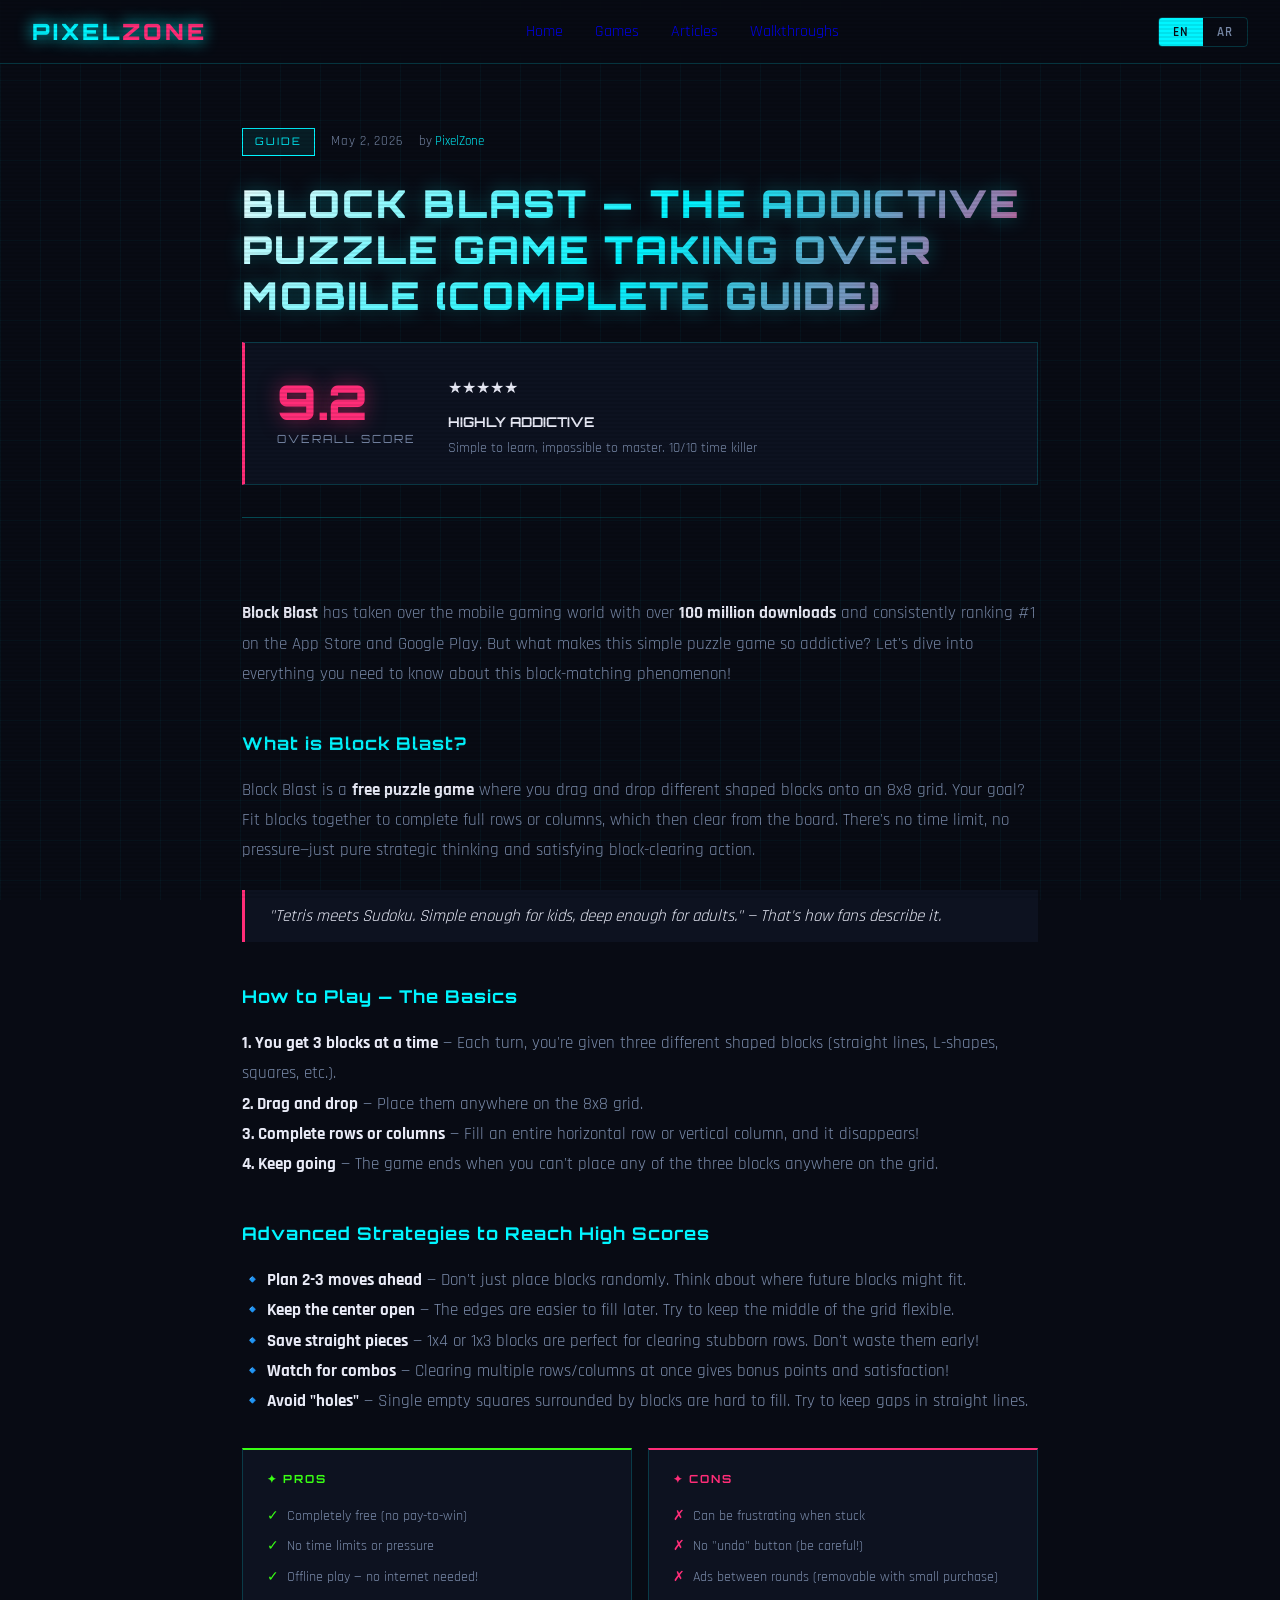
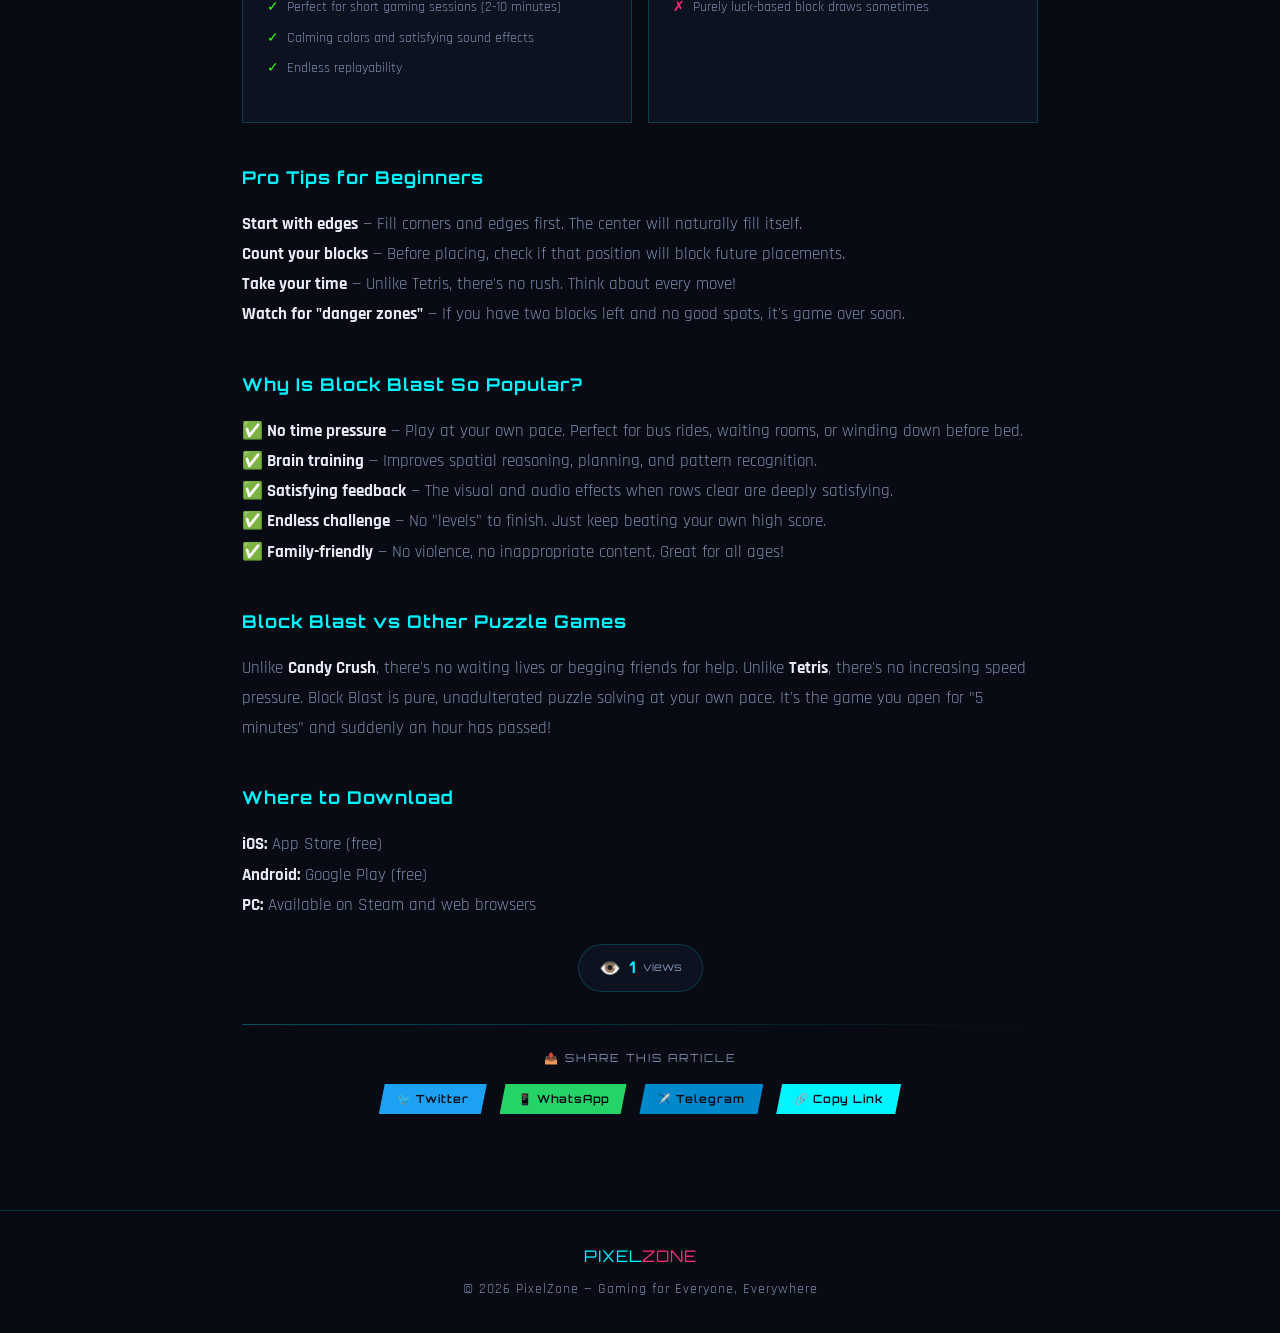
<file: Articles/articles/BlockBlast-TheMostPopular.html>
<!DOCTYPE html>
<html lang="en">
<head>
<meta charset="UTF-8">
<meta name="viewport" content="width=device-width, initial-scale=1.0">
<title>Block Blast — The Addictive Puzzle Game Taking Over Mobile (Complete Guide) — PixelZone</title>
<link href="https://fonts.googleapis.com/css2?family=Orbitron:wght@400;700;900&family=Rajdhani:wght@300;400;600&family=Cairo:wght@400;500;600;700&display=swap" rel="stylesheet">
<style>
  *{margin:0;padding:0;box-sizing:border-box}
  :root{
    --neon-cyan:#00f5ff;
    --neon-pink:#ff2d78;
    --neon-green:#39ff14;
    --neon-purple:#bf5fff;
    --bg-dark:#080b14;
    --bg-card:#0d1220;
    --bg-card2:#111827;
    --text-main:#e8eaf6;
    --text-muted:#7a8baa;
    --border-glow:rgba(0,245,255,0.18);
  }
  body{background:var(--bg-dark);color:var(--text-main);font-family:'Rajdhani','Cairo',sans-serif;min-height:100vh;overflow-x:hidden;line-height:1.7}
  body.lang-ar{font-family:'Cairo','Rajdhani',sans-serif}
  .scanlines{position:fixed;top:0;left:0;width:100%;height:100%;pointer-events:none;background:repeating-linear-gradient(0deg,transparent,transparent 2px,rgba(0,0,0,0.08)2px,rgba(0,0,0,0.08)4px);z-index:999}
  .grid-bg{position:fixed;top:0;left:0;width:100%;height:100%;pointer-events:none;background-image:linear-gradient(rgba(0,245,255,0.04)1px,transparent 1px),linear-gradient(90deg,rgba(0,245,255,0.04)1px,transparent 1px);background-size:40px 40px;z-index:0}
nav {
  position: sticky;
  top: 0;
  z-index: 100;
  background: rgba(8, 11, 20, 0.92);
  backdrop-filter: blur(12px);
  border-bottom: 1px solid var(--border-glow);
  padding: 0 2rem;
  display: flex;
  align-items: center;
  justify-content: space-between;
  height: 64px;
  /* No position: relative needed for centering now */
}

  .logo{font-family:'Orbitron',monospace;font-weight:900;font-size:1.4rem;letter-spacing:3px;color:var(--neon-cyan);text-shadow:0 0 16px var(--neon-cyan);text-decoration:none}
  .logo span{color:var(--neon-pink)}
.nav-links {
  display: flex;
  gap: 2rem;
  list-style: none;
  margin: 0 auto;          /* This centers the nav links horizontally */
  white-space: nowrap;     /* Keep from wrapping on small screens */
}
  /* BILINGUAL NAVBAR */
.nav-en { display: inline-block; }
.nav-ar { display: none; }
body.lang-ar .nav-en { display: none; }
body.lang-ar .nav-ar {
  display: inline-block;
  color: var(--neon-cyan) !important;
}
body.lang-ar .nav-links a {
  color: var(--neon-cyan) !important;
}
/* FORCE ARABIC NAVBAR VISIBLE */
body.lang-ar .nav-links a {
  color: #00f5ff !important;
}
body.lang-ar .nav-links a .nav-ar {
  display: inline-block !important;
}
body.lang-ar .nav-links a .nav-en {
  display: none !important;
}
.lang-toggle {
  display: flex;
  border: 1px solid var(--border-glow);
  border-radius: 4px;
  overflow: hidden;
  position: relative;
  z-index: 101;
}
.lang-btn {
  padding: 6px 14px;
  font-size: 0.8rem;
  font-family: 'Rajdhani','Cairo',sans-serif;
  font-weight: 600;
  letter-spacing: 1px;
  background: transparent;
  color: var(--text-muted);
  border: none;
  cursor: pointer;
  transition: all 0.2s;
}
.lang-btn.active {
  background: var(--neon-cyan);
  color: #080b14;
}
  .post-hero{position:relative;z-index:1;padding:4rem 2rem 3rem;max-width:860px;margin:0 auto}
  .post-meta-top{display:flex;align-items:center;gap:1rem;margin-bottom:1.5rem;flex-wrap:wrap}
  .post-type-badge{font-family:'Orbitron',monospace;font-size:0.65rem;letter-spacing:2px;padding:4px 12px;border:1px solid}
  .badge-guide{color:var(--neon-cyan);border-color:var(--neon-cyan);background:rgba(0,245,255,0.08)}
  .badge-review{color:var(--neon-pink);border-color:var(--neon-pink);background:rgba(255,45,120,0.08)}
  .badge-news{color:var(--neon-green);border-color:var(--neon-green);background:rgba(57,255,20,0.08)}
  .badge-walkthrough{color:var(--neon-purple);border-color:var(--neon-purple);background:rgba(191,95,255,0.08)}
  .post-date{font-size:0.8rem;color:var(--text-muted);letter-spacing:1px}
  .post-author{font-size:0.8rem;color:var(--text-muted)}
  .post-author span{color:var(--neon-cyan)}
  .post-title{font-family:'Orbitron',monospace;font-size:clamp(1.4rem,4vw,2.4rem);font-weight:900;line-height:1.2;color:var(--text-main);margin-bottom:1.5rem;text-transform:uppercase;background:linear-gradient(135deg,#fff 0%,var(--neon-cyan) 50%,var(--neon-pink) 100%);-webkit-background-clip:text;background-clip:text;color:transparent;text-shadow:0 0 20px rgba(0,245,255,0.3);letter-spacing:2px;}
  .post-title-ar{font-family:'Cairo','Orbitron',monospace;font-size:clamp(1.4rem,4vw,2.4rem);font-weight:900;line-height:1.4;color:var(--text-main);margin-bottom:1.5rem;background:linear-gradient(135deg,#fff 0%,var(--neon-cyan) 50%,var(--neon-pink) 100%);-webkit-background-clip:text;background-clip:text;color:transparent;text-shadow:0 0 20px rgba(255,45,120,0.3);}
  .glow-divider{width:100%;height:1px;background:linear-gradient(90deg,var(--neon-cyan),transparent);margin:2rem 0;opacity:0.3}
  [dir="rtl"] .glow-divider{background:linear-gradient(270deg,var(--neon-cyan),transparent)}
  .post-body{position:relative;z-index:1;max-width:860px;margin:0 auto;padding:0 2rem 5rem}
  .post-body h2{font-family:'Orbitron',monospace;font-size:1.1rem;font-weight:700;color:var(--neon-cyan);margin:2.5rem 0 1rem;letter-spacing:1px}
  .post-body p{color:var(--text-muted);font-size:1.05rem;margin-bottom:1.2rem;line-height:1.8}
  .post-body strong{color:var(--text-main)}
  .post-body em{color:var(--neon-cyan);font-style:normal}
  .post-body ul,.post-body ol{color:var(--text-muted);padding-left:1.5rem;margin-bottom:1.2rem}
  .post-body blockquote{border-left:3px solid var(--neon-pink);padding:0.75rem 1.5rem;background:var(--bg-card);margin:1.5rem 0;color:var(--text-main);font-size:1.05rem;font-style:italic}
  [dir="rtl"] .post-body blockquote{border-left:none;border-right:3px solid var(--neon-pink)}

  .review-score-box{background:var(--bg-card);border:1px solid var(--border-glow);border-left:3px solid var(--neon-pink);padding:1.5rem 2rem;margin-bottom:2rem;display:flex;align-items:center;gap:2rem;flex-wrap:wrap}
  .score-big{font-family:'Orbitron',monospace;font-size:3rem;font-weight:900;color:var(--neon-pink);text-shadow:0 0 20px rgba(255,45,120,0.5);line-height:1}
  .score-label{font-size:0.7rem;font-family:'Orbitron',monospace;letter-spacing:2px;color:var(--text-muted);margin-top:4px}
  .score-stars{display:flex;gap:4px;margin:0.5rem 0}
  .score-stars span{font-size:1.4rem;color:var(--neon-pink)}
  .score-verdict{font-family:'Orbitron',monospace;font-size:0.85rem;color:var(--text-main);font-weight:700}
  .score-sub{font-size:0.85rem;color:var(--text-muted);margin-top:4px}

  .pro-con-box{display:grid;grid-template-columns:1fr 1fr;gap:1rem;margin:2rem 0}
  .pro-box,.con-box{background:var(--bg-card);border:1px solid var(--border-glow);padding:1.2rem 1.5rem}
  .pro-box{border-top:2px solid var(--neon-green)}
  .con-box{border-top:2px solid var(--neon-pink)}
  .pro-box h4,.con-box h4{font-family:'Orbitron',monospace;font-size:0.7rem;letter-spacing:2px;margin-bottom:0.75rem}
  .pro-box h4{color:var(--neon-green)}
  .con-box h4{color:var(--neon-pink)}
  .pro-box ul,.con-box ul{list-style:none;padding:0}
  .pro-box li,.con-box li{font-size:0.9rem;color:var(--text-muted);padding:3px 0;display:flex;gap:8px;align-items:flex-start}
  .pro-box li::before{content:'✓';color:var(--neon-green);flex-shrink:0}
  .con-box li::before{content:'✗';color:var(--neon-pink);flex-shrink:0}

  /* VIEW COUNTER STYLES */
  .view-counter-section{display:flex;justify-content:center;margin:1.5rem 0 0}
  .view-counter{display:inline-flex;align-items:center;gap:8px;background:var(--bg-card);border:1px solid var(--border-glow);padding:8px 20px;border-radius:40px;font-family:'Orbitron',monospace;font-size:0.85rem;color:var(--text-main)}
  .view-icon{font-size:1.1rem}
  .view-count-display{font-weight:700;color:var(--neon-cyan);font-size:1rem}
  .view-label{color:var(--text-muted);font-size:0.7rem}

  /* SHARE BUTTONS STYLES */
  .share-section{margin:2rem 0 1rem;text-align:center}
  .share-title{font-family:'Orbitron',monospace;font-size:0.7rem;letter-spacing:2px;color:var(--text-muted);margin-bottom:1rem}
  .share-buttons{display:flex;gap:0.8rem;justify-content:center;flex-wrap:wrap}
  .share-btn{font-family:'Orbitron',monospace;font-size:0.7rem;font-weight:600;letter-spacing:1px;padding:8px 18px;border:none;cursor:pointer;transition:all 0.2s;clip-path:polygon(6px 0%,100% 0%,calc(100% - 6px)100%,0%100%);color:#080b14}
  .share-btn:hover{transform:translateY(-2px);filter:brightness(0.9)}
  .share-btn.twitter{background:#1DA1F2}
  .share-btn.whatsapp{background:#25D366}
  .share-btn.telegram{background:#0088cc}
  .share-btn.copy{background:var(--neon-cyan);color:#080b14}

  /* MOBILE STYLES */
  @media (max-width: 768px) {
    .nav-links { position: fixed; top: 64px; left: -100%; width: 80%; max-width: 300px; height: calc(100vh - 64px); background: rgba(8,11,20,0.98); backdrop-filter: blur(16px); flex-direction: column; align-items: center; justify-content: flex-start; padding: 2rem 1rem; gap: 1.5rem; transition: left 0.3s ease; z-index: 1000; border-right: 1px solid var(--border-glow); }
    .nav-links.open { left: 0; }
    .hamburger { display: flex; flex-direction: column; gap: 5px; cursor: pointer; background: none; border: none; padding: 8px; z-index: 1001; }
    .hamburger span { width: 25px; height: 2px; background: var(--neon-cyan); transition: all 0.3s ease; }
    .hamburger.open span:nth-child(1) { transform: rotate(45deg) translate(5px, 5px); }
    .hamburger.open span:nth-child(2) { opacity: 0; }
    .hamburger.open span:nth-child(3) { transform: rotate(-45deg) translate(5px, -5px); }
    .menu-overlay { position: fixed; top: 64px; left: 0; width: 100%; height: calc(100vh - 64px); background: rgba(0,0,0,0.5); z-index: 999; display: none; }
    .menu-overlay.open { display: block; }
    .post-body { padding: 0 1rem 3rem; }
    .post-hero { padding: 2rem 1rem 2rem; }
    .share-btn { padding: 6px 12px; font-size: 0.6rem; }
  }
  @media (min-width: 769px) { .hamburger, .menu-overlay { display: none; } }
  [dir="rtl"] .nav-links { left: auto; right: -100%; border-right: none; border-left: 1px solid var(--border-glow); }
  [dir="rtl"] .nav-links.open { left: auto; right: 0; }

  footer{position:relative;z-index:1;border-top:1px solid var(--border-glow);padding:2rem;text-align:center;color:var(--text-muted);font-size:0.85rem;letter-spacing:1px}
  .footer-logo{font-family:'Orbitron',monospace;font-size:1rem;color:var(--neon-cyan);margin-bottom:0.5rem}
</style>
</head>
<body>
<nav>
  <a href="../../index.html" class="logo">PIXEL<span>ZONE</span></a>
  <ul class="nav-links">
    <li><a href="../../index.html"><span class="nav-en">Home</span><span class="nav-ar">الرئيسية</span></a></li>
    <li><a href="../../Games/index.html"><span class="nav-en">Games</span><span class="nav-ar">الألعاب</span></a></li>
    <li><a href="../index.html" class="active"><span class="nav-en">Articles</span><span class="nav-ar">المقالات</span></a></li>
    <li><a href="../../Walkthroughs/index.html"><span class="nav-en">Walkthroughs</span><span class="nav-ar">الشروحات</span></a></li>
  </ul>
  <div class="lang-toggle">
    <button class="lang-btn active" data-lang="en">EN</button>
    <button class="lang-btn" data-lang="ar">AR</button>
  </div>
</nav>


<div class="scanlines"></div>
<div class="grid-bg"></div>

<div class="post-hero">
  <div class="post-meta-top">
    <span class="post-type-badge badge-guide" id="postTypeEn">GUIDE</span>
    <span class="post-type-badge badge-guide" style="display:none" id="postTypeAr">دليل</span>
    <span class="post-date" id="postDateEn">May 2, 2026</span>
    <span class="post-date" style="display:none" id="postDateAr">٢ مايو ٢٠٢٦</span>
    <span class="post-author">by <span>PixelZone</span></span>
  </div>

  <h1 class="post-title" id="postTitleEn">Block Blast — The Addictive Puzzle Game Taking Over Mobile (Complete Guide)</h1>
  <h1 class="post-title-ar" id="postTitleAr" style="display:none">Block Blast — لعبة الألغاز المدمنة التي اجتاحت الموبايل (دليل كامل)</h1>
  <div class="review-score-box">
    <div>
      <div class="score-big">9.2</div>
      <div class="score-label">OVERALL SCORE</div>
    </div>
    <div>
      <div class="score-stars">★★★★★</div>
      <div class="score-verdict">HIGHLY ADDICTIVE</div>
      <div class="score-sub">Simple to learn, impossible to master. 10/10 time killer</div>
    </div>
  </div>
  <div class="glow-divider"></div>
</div>

<div class="post-body" id="contentEn">
  <p><strong>Block Blast</strong> has taken over the mobile gaming world with over <strong>100 million downloads</strong> and consistently ranking #1 on the App Store and Google Play. But what makes this simple puzzle game so addictive? Let's dive into everything you need to know about this block-matching phenomenon!</p>

  <h2>What is Block Blast?</h2>
  <p>Block Blast is a <strong>free puzzle game</strong> where you drag and drop different shaped blocks onto an 8x8 grid. Your goal? Fit blocks together to complete full rows or columns, which then clear from the board. There's no time limit, no pressure—just pure strategic thinking and satisfying block-clearing action.</p>

  <blockquote>"Tetris meets Sudoku. Simple enough for kids, deep enough for adults." — That's how fans describe it.</blockquote>

  <h2>How to Play — The Basics</h2>
  <p><strong>1. You get 3 blocks at a time</strong> — Each turn, you're given three different shaped blocks (straight lines, L-shapes, squares, etc.).<br>
  <strong>2. Drag and drop</strong> — Place them anywhere on the 8x8 grid.<br>
  <strong>3. Complete rows or columns</strong> — Fill an entire horizontal row or vertical column, and it disappears!<br>
  <strong>4. Keep going</strong> — The game ends when you can't place any of the three blocks anywhere on the grid.</p>

  <h2>Advanced Strategies to Reach High Scores</h2>
  <p><strong>🔹 Plan 2-3 moves ahead</strong> — Don't just place blocks randomly. Think about where future blocks might fit.<br>
  <strong>🔹 Keep the center open</strong> — The edges are easier to fill later. Try to keep the middle of the grid flexible.<br>
  <strong>🔹 Save straight pieces</strong> — 1x4 or 1x3 blocks are perfect for clearing stubborn rows. Don't waste them early!<br>
  <strong>🔹 Watch for combos</strong> — Clearing multiple rows/columns at once gives bonus points and satisfaction!<br>
  <strong>🔹 Avoid "holes"</strong> — Single empty squares surrounded by blocks are hard to fill. Try to keep gaps in straight lines.</p>

  <div class="pro-con-box">
    <div class="pro-box">
      <h4>✦ PROS</h4>
      <ul>
        <li>Completely free (no pay-to-win)</li>
        <li>No time limits or pressure</li>
        <li>Offline play — no internet needed!</li>
        <li>Perfect for short gaming sessions (2-10 minutes)</li>
        <li>Calming colors and satisfying sound effects</li>
        <li>Endless replayability</li>
      </ul>
    </div>
    <div class="con-box">
      <h4>✦ CONS</h4>
      <ul>
        <li>Can be frustrating when stuck</li>
        <li>No "undo" button (be careful!)</li>
        <li>Ads between rounds (removable with small purchase)</li>
        <li>Purely luck-based block draws sometimes</li>
      </ul>
    </div>
  </div>

  <h2>Pro Tips for Beginners</h2>
  <p><strong>Start with edges</strong> — Fill corners and edges first. The center will naturally fill itself.<br>
  <strong>Count your blocks</strong> — Before placing, check if that position will block future placements.<br>
  <strong>Take your time</strong> — Unlike Tetris, there's no rush. Think about every move!<br>
  <strong>Watch for "danger zones"</strong> — If you have two blocks left and no good spots, it's game over soon.</p>

  <h2>Why Is Block Blast So Popular?</h2>
  <p><strong>✅ No time pressure</strong> — Play at your own pace. Perfect for bus rides, waiting rooms, or winding down before bed.<br>
  <strong>✅ Brain training</strong> — Improves spatial reasoning, planning, and pattern recognition.<br>
  <strong>✅ Satisfying feedback</strong> — The visual and audio effects when rows clear are deeply satisfying.<br>
  <strong>✅ Endless challenge</strong> — No "levels" to finish. Just keep beating your own high score.<br>
  <strong>✅ Family-friendly</strong> — No violence, no inappropriate content. Great for all ages!</p>

  <h2>Block Blast vs Other Puzzle Games</h2>
  <p>Unlike <strong>Candy Crush</strong>, there's no waiting lives or begging friends for help. Unlike <strong>Tetris</strong>, there's no increasing speed pressure. Block Blast is pure, unadulterated puzzle solving at your own pace. It's the game you open for "5 minutes" and suddenly an hour has passed!</p>

  <h2>Where to Download</h2>
  <p><strong>iOS:</strong> App Store (free)<br>
  <strong>Android:</strong> Google Play (free)<br>
  <strong>PC:</strong> Available on Steam and web browsers</p>

  <div class="view-counter-section">
    <div class="view-counter">
      <span class="view-icon">👁️</span>
      <span class="view-count-display">0</span>
      <span class="view-label">views</span>
    </div>
  </div>

  <div class="share-section">
    <div class="glow-divider" style="margin: 2rem 0 1.5rem;"></div>
    <div class="share-title">📤 SHARE THIS ARTICLE</div>
    <div class="share-buttons">
      <button class="share-btn twitter">🐦 Twitter</button>
      <button class="share-btn whatsapp">📱 WhatsApp</button>
      <button class="share-btn telegram">✈️ Telegram</button>
      <button class="share-btn copy">🔗 Copy Link</button>
    </div>
  </div>
</div>

<div class="post-body" id="contentAr" style="display:none">
  <p><strong>Block Blast</strong> اجتاحت عالم الألعاب المحمولة بأكثر من <strong>100 مليون تحميل</strong> وتحتل المرتبة الأولى باستمرار في متجري التطبيقات. ولكن ما الذي يجعل لعبة الألغاز البسيطة هذه مدمنة للغاية؟ دعنا نستكشف كل ما تحتاج معرفته عن هذه الظاهرة!</p>

  <h2>ما هي لعبة Block Blast؟</h2>
  <p>Block Blast هي <strong>لعبة ألغاز مجانية</strong> حيث تقوم بسحب وإسقاط أشكال مختلفة من المكعبات على شبكة 8x8. الهدف؟ وضع المكعبات معاً لتكوين صفوف أو أعمدة كاملة، ثم تختفي من اللوح. لا يوجد حد زمني، ولا ضغط—مجرد تفكير استراتيجي نقي ومتعة إزالة المكعبات.</p>

  <blockquote>"مزيج بين تتريس وسودوكو. بسيطة للأطفال، عميقة للكبار." — هكذا يصفها المعجبون.</blockquote>

  <h2>كيفية اللعب — الأساسيات</h2>
  <p><strong>١. تحصل على ٣ مكعبات في كل مرة</strong> — كل دور، يُعرض عليك ثلاثة أشكال مختلفة (خطوط مستقيمة، أشكال L، مربعات، إلخ).<br>
  <strong>٢. اسحب وأسقط</strong> — ضعهم في أي مكان على الشبكة 8x8.<br>
  <strong>٣. أكمل الصفوف أو الأعمدة</strong> — املأ صفاً أفقياً كاملاً أو عموداً رأسياً، وسيختفي!<br>
  <strong>٤. استمر</strong> — تنتهي اللعبة عندما لا يمكنك وضع أي من المكعبات الثلاثة في أي مكان على الشبكة.</p>

  <h2>استراتيجيات متقدمة لتحقيق أعلى النقاط</h2>
  <p><strong>🔹 خطط لـ ٢-٣ حركات مسبقاً</strong> — لا تضع المكعبات عشوائياً. فكر في مكان ملاءمة المكعبات المستقبلية.<br>
  <strong>🔹 حافظ على المركز مفتوحاً</strong> — الحواف أسهل في الملء لاحقاً. حاول إبقاء منتصف الشبكة مرناً.<br>
  <strong>🔹 احفظ القطع المستقيمة</strong> — المكعبات 1x4 أو 1x3 مثالية لتنظيف الصفوف العنيدة. لا تهدرها مبكراً!<br>
  <strong>🔹 راقب المجموعات</strong> — تنظيف صفوف/أعمدة متعددة مرة واحدة يمنح نقاط إضافية ومتعة كبيرة!<br>
  <strong>🔹 تجنب "الثقوب"</strong> — المربعات الفارغة المفردة المحاطة بالمكعبات يصعب ملؤها. حاول إبقاء الفجوات في خطوط مستقيمة.</p>

  <div class="pro-con-box">
    <div class="pro-box">
      <h4>✦ الإيجابيات</h4>
      <ul>
        <li>مجانية تماماً (بدون دفع للفوز)</li>
        <li>لا حدود زمنية أو ضغط</li>
        <li>تلعب دون إنترنت!</li>
        <li>مثالية لجلسات قصيرة (٢-١٠ دقائق)</li>
        <li>ألوان مهدئة ومؤثرات صوتية مرضية</li>
        <li>قيمة إعادة لعب لا نهائية</li>
      </ul>
    </div>
    <div class="con-box">
      <h4>✦ السلبيات</h4>
      <ul>
        <li>قد تكون محبطة عند التعثر</li>
        <li>لا يوجد زر "تراجع" (كن حذراً!)</li>
        <li>إعلانات بين الجولات (تُزال بشراء صغير)</li>
      </ul>
    </div>
  </div>

  <h2>نصائح للمبتدئين</h2>
  <p><strong>ابدأ بالحواف</strong> — املأ الزوايا والحواف أولاً. المركز سيملأ نفسه طبيعياً.<br>
  <strong>عد مكعباتك</strong> — قبل وضع المكعب، تحقق مما إذا كان هذا الموقع سيمنع المواضع المستقبلية.<br>
  <strong>خذ وقتك</strong> — على عكس تتريس، لا توجد استعجال. فكر في كل حركة!<br>
  <strong>انتبه لـ"مناطق الخطر"</strong> — إذا كان لديك مكعبان متبقيان ولا توجد أماكن جيدة، فاللعبة تنتهي قريباً.</p>

  <h2>لماذا Block Blast مشهورة جداً؟</h2>
  <p><strong>✅ لا ضغط وقتي</strong> — العب بوتيرتك الخاصة. مثالية لرحلات الحافلة أو غرف الانتظار.<br>
  <strong>✅ تدريب العقل</strong> — تحسن التفكير المكاني والتخطيط والتعرف على الأنماط.<br>
  <strong>✅ ردود فعل مرضية</strong> — المؤثرات البصرية والصوتية عند اختفاء الصفوف مرضية جداً.<br>
  <strong>✅ تحدي لا نهائي</strong> — لا "مستويات" لإنهائها. فقط استمر في تحسين نتيجتك العليا.<br>
  <strong>✅ مناسبة للعائلة</strong> — لا عنف، ولا محتوى غير لائق. رائعة لجميع الأعمار!</p>
</div>

<footer>
  <div class="footer-logo">PIXEL<span style="color:var(--neon-pink)">ZONE</span></div>
  <p>© 2026 PixelZone — Gaming for Everyone, Everywhere</p>
</footer>


<script>
// ============================================
// VIEW COUNTER
// ============================================
function initViewCounter() {
    let path = window.location.pathname;
    let articleKey = 'view_' + path.replace(/\//g, '_').replace(/[^a-zA-Z0-9_]/g, '_');
    let views = localStorage.getItem(articleKey);
    if (!views) {
        views = 1;
    } else {
        views = parseInt(views) + 1;
    }
    localStorage.setItem(articleKey, views);
    document.querySelectorAll('.view-count-display').forEach(span => {
        span.textContent = views.toLocaleString();
    });
    let lang = localStorage.getItem('pixelzoneLang') || 'en';
    document.querySelectorAll('.view-label').forEach(label => {
        label.textContent = lang === 'ar' ? 'مشاهدة' : 'views';
    });
}

// ============================================
// SHARE FUNCTIONS
// ============================================
function shareOnTwitter() {
    let url = encodeURIComponent(window.location.href);
    let title = encodeURIComponent(document.title);
    window.open('https://twitter.com/intent/tweet?text=' + title + '&url=' + url, '_blank', 'width=550,height=420');
}
function shareOnWhatsApp() {
    let url = encodeURIComponent(window.location.href);
    let title = encodeURIComponent(document.title);
    window.open('https://wa.me/?text=' + title + '%20' + url, '_blank', 'width=550,height=420');
}
function shareOnTelegram() {
    let url = encodeURIComponent(window.location.href);
    let title = encodeURIComponent(document.title);
    window.open('https://t.me/share/url?url=' + url + '&text=' + title, '_blank', 'width=550,height=420');
}
async function copyLink() {
    try {
        await navigator.clipboard.writeText(window.location.href);
        let btn = document.querySelector('.share-btn.copy');
        let original = btn.textContent;
        btn.textContent = '✓ COPIED!';
        btn.style.background = '#39ff14';
        setTimeout(() => {
            btn.textContent = original;
            btn.style.background = 'var(--neon-cyan)';
        }, 2000);
    } catch(e) { alert('Press Ctrl+C to copy'); }
}

function attachShareHandlers() {
    document.querySelectorAll('.share-btn.twitter').forEach(btn => btn.onclick = shareOnTwitter);
    document.querySelectorAll('.share-btn.whatsapp').forEach(btn => btn.onclick = shareOnWhatsApp);
    document.querySelectorAll('.share-btn.telegram').forEach(btn => btn.onclick = shareOnTelegram);
    document.querySelectorAll('.share-btn.copy').forEach(btn => btn.onclick = copyLink);
}

// ============================================
// LANGUAGE TOGGLE
// ============================================
let currentLang = localStorage.getItem('pixelzoneLang') || 'en';
const urlParams = new URLSearchParams(window.location.search);
const urlLang = urlParams.get('lang');
if (urlLang === 'en' || urlLang === 'ar') { currentLang = urlLang; }

function setLanguage(lang) {
    currentLang = lang;
    localStorage.setItem('pixelzoneLang', lang);
    
    // Update URL without reloading the page
    const url = new URL(window.location.href);
    url.searchParams.set('lang', lang);
    window.history.pushState({}, '', url);
    
    if (lang === 'ar') {
        document.body.classList.add('lang-ar');
        document.body.setAttribute('dir', 'rtl');
        // FORCE ARABIC NAVBAR TEXT VISIBLE
        document.querySelectorAll('.nav-ar').forEach(el => {
            el.style.setProperty('display', 'inline-block', 'important');
            el.style.setProperty('color', '#00f5ff', 'important');
        });
        document.querySelectorAll('.nav-links a').forEach(el => {
            el.style.setProperty('color', '#00f5ff', 'important');
        });
    } else {
        document.body.classList.remove('lang-ar');
        document.body.setAttribute('dir', 'ltr');
        // Reset forced styles
        document.querySelectorAll('.nav-ar').forEach(el => {
            el.style.display = '';
            el.style.color = '';
        });
        document.querySelectorAll('.nav-links a').forEach(el => {
            el.style.color = '';
        });
    }
    
    document.getElementById('contentEn').style.display = lang === 'en' ? 'block' : 'none';
    document.getElementById('contentAr').style.display = lang === 'ar' ? 'block' : 'none';
    document.getElementById('postTitleEn').style.display = lang === 'en' ? 'block' : 'none';
    document.getElementById('postTitleAr').style.display = lang === 'ar' ? 'block' : 'none';
    document.getElementById('postTypeEn').style.display = lang === 'en' ? 'inline-block' : 'none';
    document.getElementById('postTypeAr').style.display = lang === 'ar' ? 'inline-block' : 'none';
    document.getElementById('postDateEn').style.display = lang === 'en' ? 'inline' : 'none';
    document.getElementById('postDateAr').style.display = lang === 'ar' ? 'inline' : 'none';
    
    document.querySelectorAll('.lang-btn').forEach(btn => {
        btn.classList.toggle('active', btn.getAttribute('data-lang') === lang);
    });
}
document.querySelectorAll('.lang-btn').forEach(btn => {
    btn.addEventListener('click', function(e) {
        e.preventDefault();
        e.stopPropagation();
        setLanguage(this.getAttribute('data-lang'));
    });
});

setLanguage(currentLang);

// ============================================
// MOBILE HAMBURGER MENU
// ============================================
(function() {
    if (document.querySelector('.hamburger')) return;
    
    const hamburger = document.createElement('button');
    hamburger.className = 'hamburger';
    hamburger.innerHTML = '<span></span><span></span><span></span>';
    const nav = document.querySelector('nav');
    const navLinks = document.querySelector('.nav-links');
    const langToggle = document.querySelector('.lang-toggle');
    if (langToggle) {
        nav.insertBefore(hamburger, langToggle);
    } else {
        nav.appendChild(hamburger);
    }
    const overlay = document.createElement('div');
    overlay.className = 'menu-overlay';
    document.body.appendChild(overlay);
    hamburger.onclick = () => {
        navLinks.classList.toggle('open');
        hamburger.classList.toggle('open');
        overlay.classList.toggle('open');
        document.body.style.overflow = navLinks.classList.contains('open') ? 'hidden' : '';
    };
    overlay.onclick = () => {
        navLinks.classList.remove('open');
        hamburger.classList.remove('open');
        overlay.classList.remove('open');
        document.body.style.overflow = '';
    };
    navLinks.querySelectorAll('a').forEach(link => {
        link.onclick = () => {
            navLinks.classList.remove('open');
            hamburger.classList.remove('open');
            overlay.classList.remove('open');
            document.body.style.overflow = '';
        };
    });
})();

// Initialize
if (document.readyState === 'loading') {
    document.addEventListener('DOMContentLoaded', function() {
        initViewCounter();
        attachShareHandlers();
    });
} else {
    initViewCounter();
    attachShareHandlers();
}
</script>
</body>
</html>
</file>
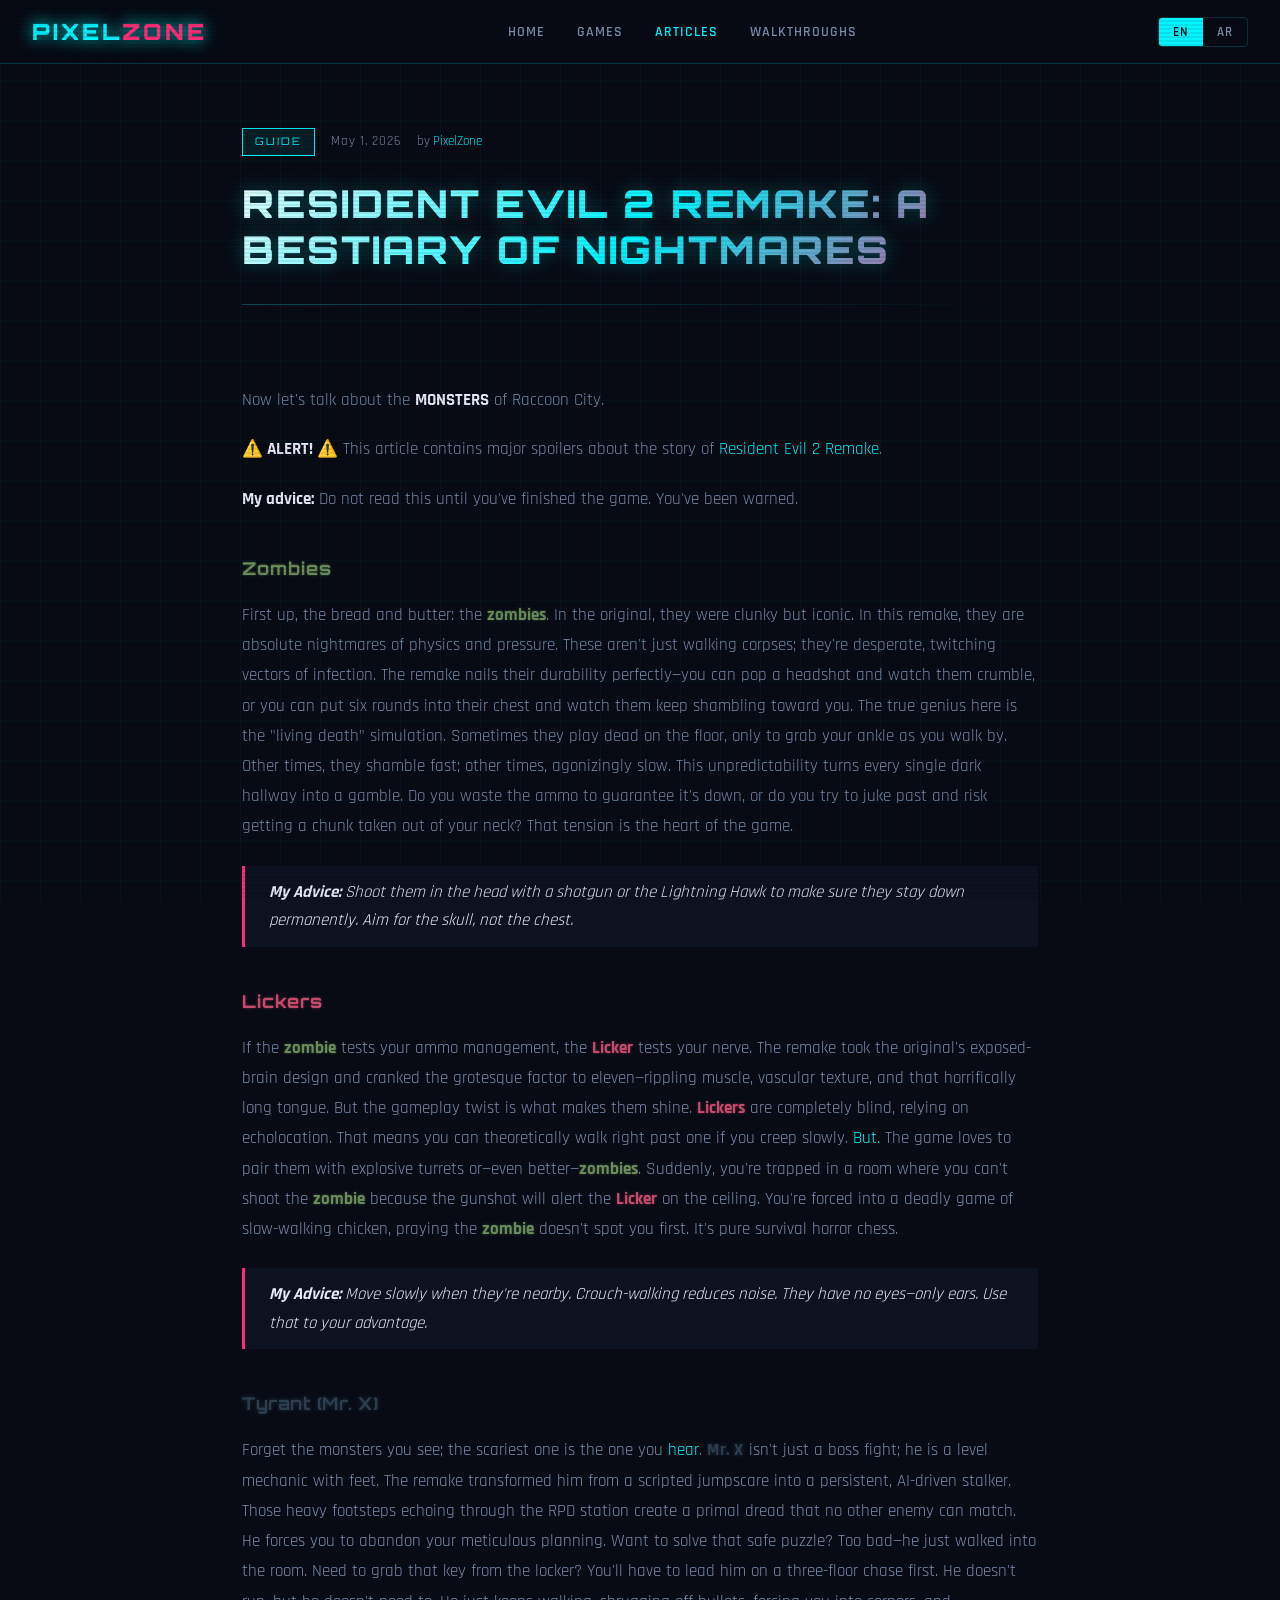
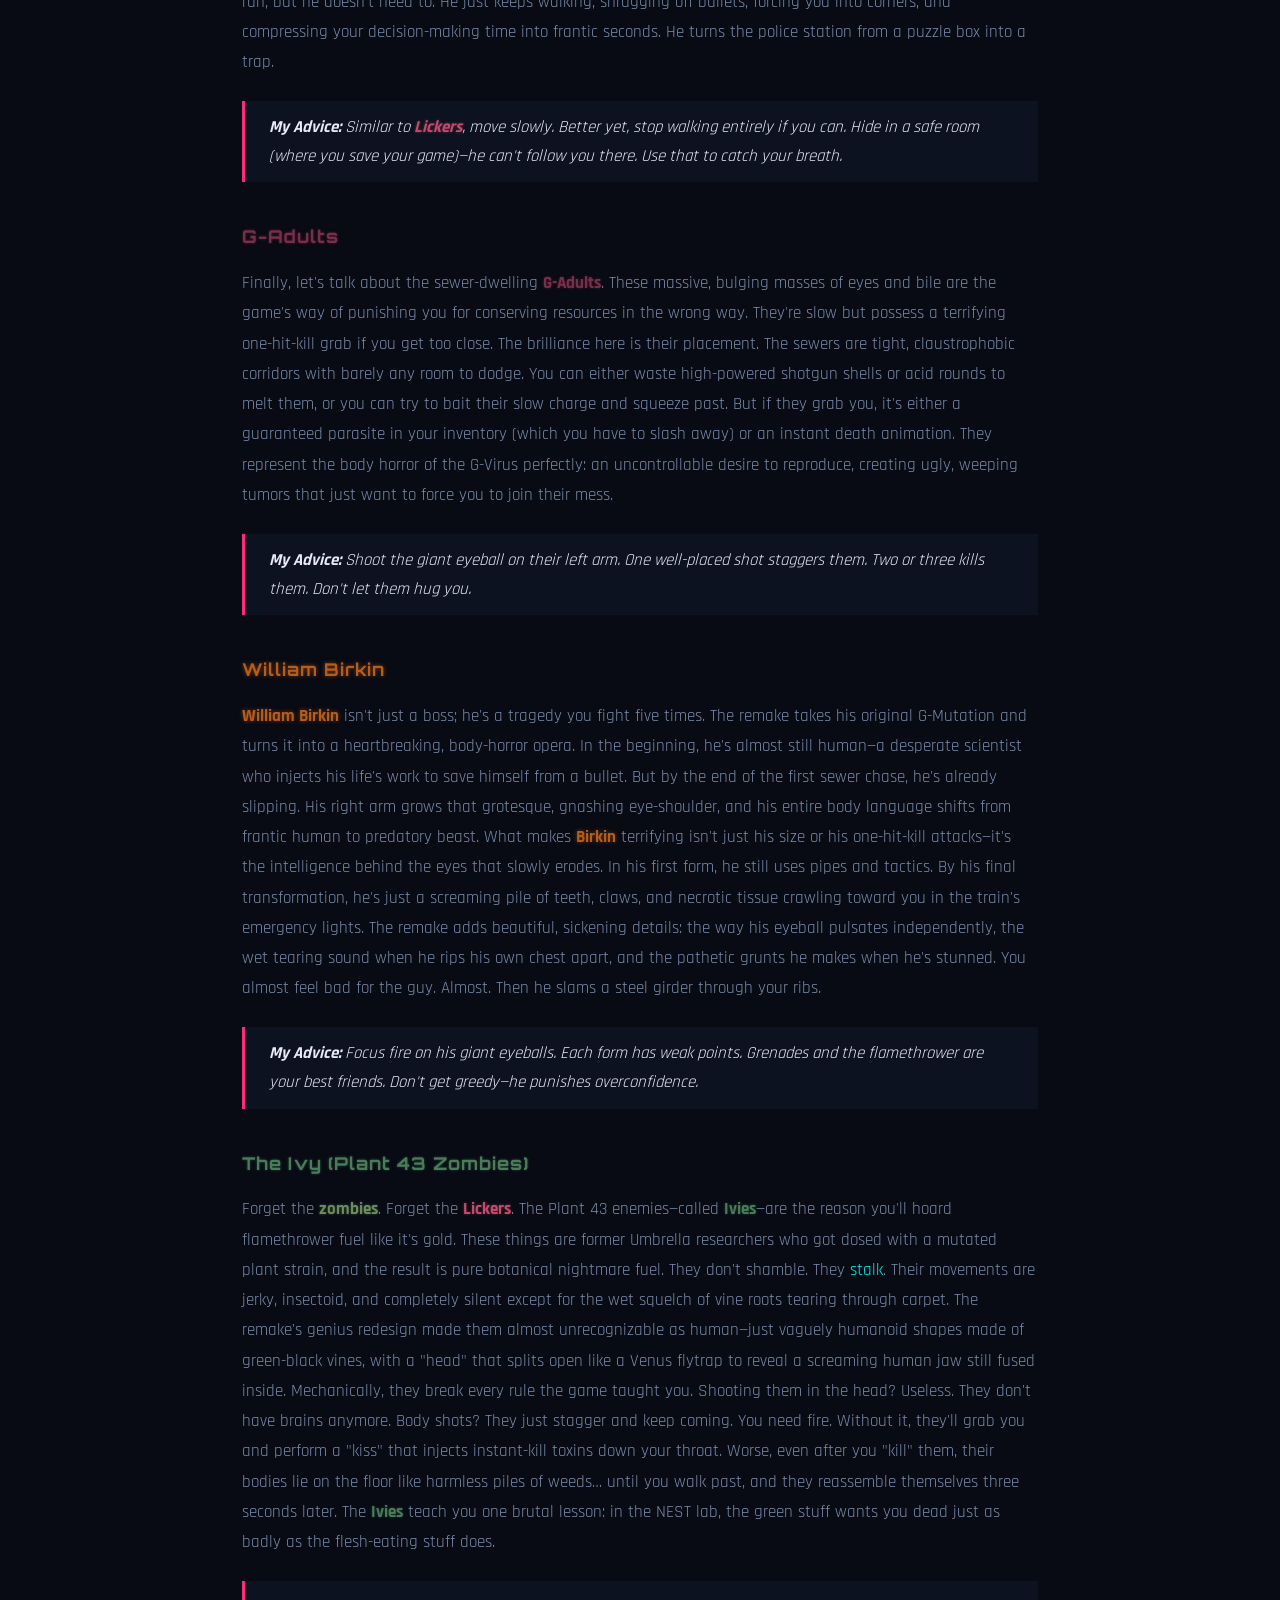
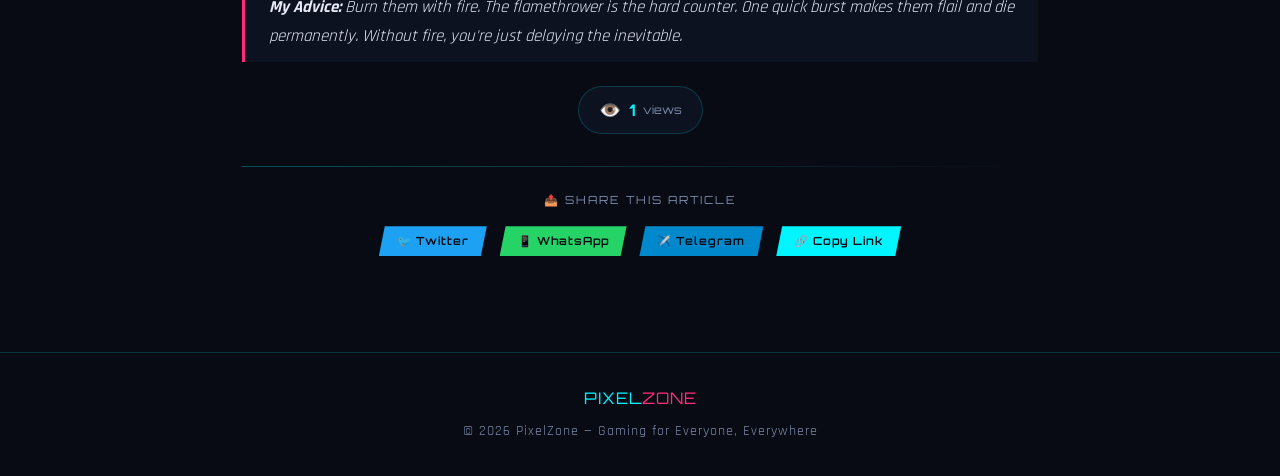
<file: Articles/articles/RE2-Monsters.html>
<!DOCTYPE html>
<html lang="en">
<head>
<meta charset="UTF-8">
<meta name="viewport" content="width=device-width, initial-scale=1.0">
<title>Resident Evil 2 Remake: A Bestiary of Nightmares — PixelZone</title>
<link href="https://fonts.googleapis.com/css2?family=Orbitron:wght@400;700;900&family=Rajdhani:wght@300;400;600&family=Cairo:wght@400;500;600;700&display=swap" rel="stylesheet">
<style>
  *{margin:0;padding:0;box-sizing:border-box}
  :root{
    --neon-cyan:#00f5ff;
    --neon-pink:#ff2d78;
    --neon-green:#39ff14;
    --neon-purple:#bf5fff;
    --bg-dark:#080b14;
    --bg-card:#0d1220;
    --bg-card2:#111827;
    --text-main:#e8eaf6;
    --text-muted:#7a8baa;
    --border-glow:rgba(0,245,255,0.18);
    --zombie-color:#6b8c5c;
    --licker-color:#c44b6c;
    --tyrant-color:#2c3e4e;
    --g-adult-color:#7a2e4a;
    --birkin-color:#b85c1a;
    --ivy-color:#4a7c59;
  }
  body{background:var(--bg-dark);color:var(--text-main);font-family:'Rajdhani','Cairo',sans-serif;min-height:100vh;overflow-x:hidden;line-height:1.7}
  body.lang-ar{font-family:'Cairo','Rajdhani',sans-serif}
  .scanlines{position:fixed;top:0;left:0;width:100%;height:100%;pointer-events:none;background:repeating-linear-gradient(0deg,transparent,transparent 2px,rgba(0,0,0,0.08)2px,rgba(0,0,0,0.08)4px);z-index:999}
  .grid-bg{position:fixed;top:0;left:0;width:100%;height:100%;pointer-events:none;background-image:linear-gradient(rgba(0,245,255,0.04)1px,transparent 1px),linear-gradient(90deg,rgba(0,245,255,0.04)1px,transparent 1px);background-size:40px 40px;z-index:0}

  nav{position:sticky;top:0;z-index:100;background:rgba(8,11,20,0.92);backdrop-filter:blur(12px);border-bottom:1px solid var(--border-glow);padding:0 2rem;display:flex;align-items:center;justify-content:space-between;height:64px;}
  .logo{font-family:'Orbitron',monospace;font-weight:900;font-size:1.4rem;letter-spacing:3px;color:var(--neon-cyan);text-shadow:0 0 16px var(--neon-cyan);text-decoration:none}
  .logo span{color:var(--neon-pink)}
  .nav-links{display:flex;gap:2rem;list-style:none;margin:0 auto;white-space:nowrap;}
  .nav-links a{text-decoration:none;color:var(--text-muted);font-size:0.9rem;letter-spacing:1px;text-transform:uppercase;font-weight:600;transition:color 0.2s}
  .nav-links a:hover,.nav-links a.active{color:var(--neon-cyan)}
  .nav-en{display:inline-block;}
  .nav-ar{display:none;}
  body.lang-ar .nav-en{display:none;}
  body.lang-ar .nav-ar{display:inline-block;color:var(--neon-cyan) !important;}
  body.lang-ar .nav-links a{color:var(--neon-cyan) !important;}
  .lang-toggle{display:flex;border:1px solid var(--border-glow);border-radius:4px;overflow:hidden;position:relative;z-index:101;}
  .lang-btn{padding:6px 14px;font-size:0.8rem;font-family:'Rajdhani','Cairo',sans-serif;font-weight:600;letter-spacing:1px;background:transparent;color:var(--text-muted);border:none;cursor:pointer;transition:all 0.2s}
  .lang-btn.active{background:var(--neon-cyan);color:#080b14}

  .post-hero{position:relative;z-index:1;padding:4rem 2rem 3rem;max-width:860px;margin:0 auto}
  .post-meta-top{display:flex;align-items:center;gap:1rem;margin-bottom:1.5rem;flex-wrap:wrap}
  .post-type-badge{font-family:'Orbitron',monospace;font-size:0.65rem;letter-spacing:2px;padding:4px 12px;border:1px solid}
  .badge-guide{color:var(--neon-cyan);border-color:var(--neon-cyan);background:rgba(0,245,255,0.08)}
  .badge-review{color:var(--neon-pink);border-color:var(--neon-pink);background:rgba(255,45,120,0.08)}
  .badge-news{color:var(--neon-green);border-color:var(--neon-green);background:rgba(57,255,20,0.08)}
  .badge-walkthrough{color:var(--neon-purple);border-color:var(--neon-purple);background:rgba(191,95,255,0.08)}
  .post-date{font-size:0.8rem;color:var(--text-muted);letter-spacing:1px}
  .post-author{font-size:0.8rem;color:var(--text-muted)}
  .post-author span{color:var(--neon-cyan)}
  .post-title{font-family:'Orbitron',monospace;font-size:clamp(1.4rem,4vw,2.4rem);font-weight:900;line-height:1.2;color:var(--text-main);margin-bottom:1.5rem;text-transform:uppercase;background:linear-gradient(135deg,#fff 0%,var(--neon-cyan) 50%,var(--neon-pink) 100%);-webkit-background-clip:text;background-clip:text;color:transparent;text-shadow:0 0 20px rgba(0,245,255,0.3);letter-spacing:2px;}
  .post-title-ar{font-family:'Cairo','Orbitron',monospace;font-size:clamp(1.4rem,4vw,2.4rem);font-weight:900;line-height:1.4;color:var(--text-main);margin-bottom:1.5rem;background:linear-gradient(135deg,#fff 0%,var(--neon-cyan) 50%,var(--neon-pink) 100%);-webkit-background-clip:text;background-clip:text;color:transparent;text-shadow:0 0 20px rgba(255,45,120,0.3);}
  .glow-divider{width:100%;height:1px;background:linear-gradient(90deg,var(--neon-cyan),transparent);margin:2rem 0;opacity:0.3}
  [dir="rtl"] .glow-divider{background:linear-gradient(270deg,var(--neon-cyan),transparent)}
  .post-body{position:relative;z-index:1;max-width:860px;margin:0 auto;padding:0 2rem 5rem}
  .post-body h2{font-family:'Orbitron',monospace;font-size:1.1rem;font-weight:700;color:var(--neon-cyan);margin:2.5rem 0 1rem;letter-spacing:1px}
  .post-body p{color:var(--text-muted);font-size:1.05rem;margin-bottom:1.2rem;line-height:1.8}
  .post-body strong{color:var(--text-main)}
  .post-body em{color:var(--neon-cyan);font-style:normal}
  .post-body ul,.post-body ol{color:var(--text-muted);padding-left:1.5rem;margin-bottom:1.2rem}
  .post-body blockquote{border-left:3px solid var(--neon-pink);padding:0.75rem 1.5rem;background:var(--bg-card);margin:1.5rem 0;color:var(--text-main);font-size:1.05rem;font-style:italic}
  [dir="rtl"] .post-body blockquote{border-left:none;border-right:3px solid var(--neon-pink)}

  .review-score-box{background:var(--bg-card);border:1px solid var(--border-glow);border-left:3px solid var(--neon-pink);padding:1.5rem 2rem;margin-bottom:2rem;display:flex;align-items:center;gap:2rem;flex-wrap:wrap}
  .score-big{font-family:'Orbitron',monospace;font-size:3rem;font-weight:900;color:var(--neon-pink);text-shadow:0 0 20px rgba(255,45,120,0.5);line-height:1}
  .score-label{font-size:0.7rem;font-family:'Orbitron',monospace;letter-spacing:2px;color:var(--text-muted);margin-top:4px}
  .score-stars{display:flex;gap:4px;margin:0.5rem 0}
  .score-stars span{font-size:1.4rem;color:var(--neon-pink)}
  .score-verdict{font-family:'Orbitron',monospace;font-size:0.85rem;color:var(--text-main);font-weight:700}
  .score-sub{font-size:0.85rem;color:var(--text-muted);margin-top:4px}

  .pro-con-box{display:grid;grid-template-columns:1fr 1fr;gap:1rem;margin:2rem 0}
  .pro-box,.con-box{background:var(--bg-card);border:1px solid var(--border-glow);padding:1.2rem 1.5rem}
  .pro-box{border-top:2px solid var(--neon-green)}
  .con-box{border-top:2px solid var(--neon-pink)}
  .pro-box h4,.con-box h4{font-family:'Orbitron',monospace;font-size:0.7rem;letter-spacing:2px;margin-bottom:0.75rem}
  .pro-box h4{color:var(--neon-green)}
  .con-box h4{color:var(--neon-pink)}
  .pro-box ul,.con-box ul{list-style:none;padding:0}
  .pro-box li,.con-box li{font-size:0.9rem;color:var(--text-muted);padding:3px 0;display:flex;gap:8px;align-items:flex-start}
  .pro-box li::before{content:'✓';color:var(--neon-green);flex-shrink:0}
  .con-box li::before{content:'✗';color:var(--neon-pink);flex-shrink:0}

  /* VIEW COUNTER STYLES */
  .view-counter-section{display:flex;justify-content:center;margin:1.5rem 0 0}
  .view-counter{display:inline-flex;align-items:center;gap:8px;background:var(--bg-card);border:1px solid var(--border-glow);padding:8px 20px;border-radius:40px;font-family:'Orbitron',monospace;font-size:0.85rem;color:var(--text-main)}
  .view-icon{font-size:1.1rem}
  .view-count-display{font-weight:700;color:var(--neon-cyan);font-size:1rem}
  .view-label{color:var(--text-muted);font-size:0.7rem}

  /* SHARE BUTTONS STYLES */
  .share-section{margin:2rem 0 1rem;text-align:center}
  .share-title{font-family:'Orbitron',monospace;font-size:0.7rem;letter-spacing:2px;color:var(--text-muted);margin-bottom:1rem}
  .share-buttons{display:flex;gap:0.8rem;justify-content:center;flex-wrap:wrap}
  .share-btn{font-family:'Orbitron',monospace;font-size:0.7rem;font-weight:600;letter-spacing:1px;padding:8px 18px;border:none;cursor:pointer;transition:all 0.2s;clip-path:polygon(6px 0%,100% 0%,calc(100% - 6px)100%,0%100%);color:#080b14}
  .share-btn:hover{transform:translateY(-2px);filter:brightness(0.9)}
  .share-btn.twitter{background:#1DA1F2}
  .share-btn.whatsapp{background:#25D366}
  .share-btn.telegram{background:#0088cc}
  .share-btn.copy{background:var(--neon-cyan);color:#080b14}

  /* MOBILE STYLES */
  @media (max-width: 768px) {
    .nav-links { position: fixed; top: 64px; left: -100%; width: 80%; max-width: 300px; height: calc(100vh - 64px); background: rgba(8,11,20,0.98); backdrop-filter: blur(16px); flex-direction: column; align-items: center; justify-content: flex-start; padding: 2rem 1rem; gap: 1.5rem; transition: left 0.3s ease; z-index: 1000; border-right: 1px solid var(--border-glow); }
    .nav-links.open { left: 0; }
    .hamburger { display: flex; flex-direction: column; gap: 5px; cursor: pointer; background: none; border: none; padding: 8px; z-index: 1001; }
    .hamburger span { width: 25px; height: 2px; background: var(--neon-cyan); transition: all 0.3s ease; }
    .hamburger.open span:nth-child(1) { transform: rotate(45deg) translate(5px, 5px); }
    .hamburger.open span:nth-child(2) { opacity: 0; }
    .hamburger.open span:nth-child(3) { transform: rotate(-45deg) translate(5px, -5px); }
    .menu-overlay { position: fixed; top: 64px; left: 0; width: 100%; height: calc(100vh - 64px); background: rgba(0,0,0,0.5); z-index: 999; display: none; }
    .menu-overlay.open { display: block; }
    .post-body { padding: 0 1rem 3rem; }
    .post-hero { padding: 2rem 1rem 2rem; }
    .share-btn { padding: 6px 12px; font-size: 0.6rem; }
  }
  @media (min-width: 769px) { .hamburger, .menu-overlay { display: none; } }
  [dir="rtl"] .nav-links { left: auto; right: -100%; border-right: none; border-left: 1px solid var(--border-glow); }
  [dir="rtl"] .nav-links.open { left: auto; right: 0; }

  footer{position:relative;z-index:1;border-top:1px solid var(--border-glow);padding:2rem;text-align:center;color:var(--text-muted);font-size:0.85rem;letter-spacing:1px}
  .footer-logo{font-family:'Orbitron',monospace;font-size:1rem;color:var(--neon-cyan);margin-bottom:0.5rem}
  .monster-zombie{color:var(--zombie-color);text-shadow:0 0 3px rgba(107,140,92,0.5);font-weight:bold}
  .monster-licker{color:var(--licker-color);text-shadow:0 0 3px rgba(196,75,108,0.5);font-weight:bold}
  .monster-tyrant{color:var(--tyrant-color);text-shadow:0 0 4px rgba(44,62,78,0.7);font-weight:bold;letter-spacing:0.5px}
  .monster-gadult{color:var(--g-adult-color);text-shadow:0 0 3px rgba(122,46,74,0.6);font-weight:bold}
  .monster-birkin{color:var(--birkin-color);text-shadow:0 0 4px rgba(184,92,26,0.6);font-weight:bold}
  .monster-ivy{color:var(--ivy-color);text-shadow:0 0 3px rgba(74,124,89,0.5);font-weight:bold}
</style>
</head>
<body>
<nav>
  <a href="../../index.html" class="logo">PIXEL<span>ZONE</span></a>
  <ul class="nav-links">
    <li><a href="../../index.html"><span class="nav-en">Home</span><span class="nav-ar">الرئيسية</span></a></li>
    <li><a href="../../Games/index.html"><span class="nav-en">Games</span><span class="nav-ar">الألعاب</span></a></li>
    <li><a href="../index.html" class="active"><span class="nav-en">Articles</span><span class="nav-ar">المقالات</span></a></li>
    <li><a href="../../Walkthroughs/index.html"><span class="nav-en">Walkthroughs</span><span class="nav-ar">الشروحات</span></a></li>
  </ul>
  <div class="lang-toggle">
    <button class="lang-btn active" data-lang="en">EN</button>
    <button class="lang-btn" data-lang="ar">AR</button>
  </div>
</nav>

<div class="scanlines"></div>
<div class="grid-bg"></div>

<div class="post-hero">
  <div class="post-meta-top">
    <span class="post-type-badge badge-guide" id="postTypeEn">GUIDE</span>
    <span class="post-type-badge badge-guide" style="display:none" id="postTypeAr">دليل</span>
    <span class="post-date" id="postDateEn">May 1, 2026</span>
    <span class="post-date" style="display:none" id="postDateAr">١ مايو ٢٠٢٦</span>
    <span class="post-author">by <span>PixelZone</span></span>
  </div>

  <h1 class="post-title" id="postTitleEn">Resident Evil 2 Remake: A Bestiary of Nightmares</h1>
  <h1 class="post-title-ar" id="postTitleAr" style="display:none">ريزدنت إيفل 2 ريميك: موسوعة الكوابيس</h1>
  <div class="glow-divider"></div>
</div>

<div class="post-body" id="contentEn">
  <p>Now let's talk about the <strong>MONSTERS</strong> of Raccoon City.</p>
  <p><strong>⚠️ ALERT! ⚠️</strong> This article contains major spoilers about the story of <em>Resident Evil 2 Remake</em>.</p>
  <p><strong>My advice:</strong> Do not read this until you've finished the game. You've been warned.</p>

  <h2><span class="monster-zombie">Zombies</span></h2>
  <p>First up, the bread and butter: the <span class="monster-zombie">zombies</span>. In the original, they were clunky but iconic. In this remake, they are absolute nightmares of physics and pressure. These aren't just walking corpses; they're desperate, twitching vectors of infection. The remake nails their durability perfectly—you can pop a headshot and watch them crumble, or you can put six rounds into their chest and watch them keep shambling toward you. The true genius here is the "living death" simulation. Sometimes they play dead on the floor, only to grab your ankle as you walk by. Other times, they shamble fast; other times, agonizingly slow. This unpredictability turns every single dark hallway into a gamble. Do you waste the ammo to guarantee it's down, or do you try to juke past and risk getting a chunk taken out of your neck? That tension is the heart of the game.</p>
  <blockquote><strong>My Advice:</strong> Shoot them in the head with a shotgun or the Lightning Hawk to make sure they stay down permanently. Aim for the skull, not the chest.</blockquote>

  <h2><span class="monster-licker">Lickers</span></h2>
  <p>If the <span class="monster-zombie">zombie</span> tests your ammo management, the <span class="monster-licker">Licker</span> tests your nerve. The remake took the original's exposed-brain design and cranked the grotesque factor to eleven—rippling muscle, vascular texture, and that horrifically long tongue. But the gameplay twist is what makes them shine. <span class="monster-licker">Lickers</span> are completely blind, relying on echolocation. That means you can theoretically walk right past one if you creep slowly. <em>But.</em> The game loves to pair them with explosive turrets or—even better—<span class="monster-zombie">zombies</span>. Suddenly, you're trapped in a room where you can't shoot the <span class="monster-zombie">zombie</span> because the gunshot will alert the <span class="monster-licker">Licker</span> on the ceiling. You're forced into a deadly game of slow-walking chicken, praying the <span class="monster-zombie">zombie</span> doesn't spot you first. It's pure survival horror chess.</p>
  <blockquote><strong>My Advice:</strong> Move slowly when they're nearby. Crouch-walking reduces noise. They have no eyes—only ears. Use that to your advantage.</blockquote>

  <h2><span class="monster-tyrant">Tyrant (Mr. X)</span></h2>
  <p>Forget the monsters you see; the scariest one is the one you <em>hear</em>. <span class="monster-tyrant">Mr. X</span> isn't just a boss fight; he is a level mechanic with feet. The remake transformed him from a scripted jumpscare into a persistent, AI-driven stalker. Those heavy footsteps echoing through the RPD station create a primal dread that no other enemy can match. He forces you to abandon your meticulous planning. Want to solve that safe puzzle? Too bad—he just walked into the room. Need to grab that key from the locker? You'll have to lead him on a three-floor chase first. He doesn't run, but he doesn't need to. He just keeps walking, shrugging off bullets, forcing you into corners, and compressing your decision-making time into frantic seconds. He turns the police station from a puzzle box into a trap.</p>
  <blockquote><strong>My Advice:</strong> Similar to <span class="monster-licker">Lickers</span>, move slowly. Better yet, stop walking entirely if you can. Hide in a safe room (where you save your game)—he can't follow you there. Use that to catch your breath.</blockquote>
  
  <h2><span class="monster-gadult">G-Adults</span></h2>
  <p>Finally, let's talk about the sewer-dwelling <span class="monster-gadult">G-Adults</span>. These massive, bulging masses of eyes and bile are the game's way of punishing you for conserving resources in the wrong way. They're slow but possess a terrifying one-hit-kill grab if you get too close. The brilliance here is their placement. The sewers are tight, claustrophobic corridors with barely any room to dodge. You can either waste high-powered shotgun shells or acid rounds to melt them, or you can try to bait their slow charge and squeeze past. But if they grab you, it's either a guaranteed parasite in your inventory (which you have to slash away) or an instant death animation. They represent the body horror of the G-Virus perfectly: an uncontrollable desire to reproduce, creating ugly, weeping tumors that just want to force you to join their mess.</p>
  <blockquote><strong>My Advice:</strong> Shoot the giant eyeball on their left arm. One well-placed shot staggers them. Two or three kills them. Don't let them hug you.</blockquote>
  
  <h2><span class="monster-birkin">William Birkin</span></h2>
  <p><span class="monster-birkin">William Birkin</span> isn't just a boss; he's a tragedy you fight five times. The remake takes his original G-Mutation and turns it into a heartbreaking, body-horror opera. In the beginning, he's almost still human—a desperate scientist who injects his life's work to save himself from a bullet. But by the end of the first sewer chase, he's already slipping. His right arm grows that grotesque, gnashing eye-shoulder, and his entire body language shifts from frantic human to predatory beast. What makes <span class="monster-birkin">Birkin</span> terrifying isn't just his size or his one-hit-kill attacks—it's the intelligence behind the eyes that slowly erodes. In his first form, he still uses pipes and tactics. By his final transformation, he's just a screaming pile of teeth, claws, and necrotic tissue crawling toward you in the train's emergency lights. The remake adds beautiful, sickening details: the way his eyeball pulsates independently, the wet tearing sound when he rips his own chest apart, and the pathetic grunts he makes when he's stunned. You almost feel bad for the guy. Almost. Then he slams a steel girder through your ribs.</p>
  <blockquote><strong>My Advice:</strong> Focus fire on his giant eyeballs. Each form has weak points. Grenades and the flamethrower are your best friends. Don't get greedy—he punishes overconfidence.</blockquote>
  
  <h2><span class="monster-ivy">The Ivy (Plant 43 Zombies)</span></h2>
  <p>Forget the <span class="monster-zombie">zombies</span>. Forget the <span class="monster-licker">Lickers</span>. The Plant 43 enemies—called <span class="monster-ivy">Ivies</span>—are the reason you'll hoard flamethrower fuel like it's gold. These things are former Umbrella researchers who got dosed with a mutated plant strain, and the result is pure botanical nightmare fuel. They don't shamble. They <em>stalk</em>. Their movements are jerky, insectoid, and completely silent except for the wet squelch of vine roots tearing through carpet. The remake's genius redesign made them almost unrecognizable as human—just vaguely humanoid shapes made of green-black vines, with a "head" that splits open like a Venus flytrap to reveal a screaming human jaw still fused inside. Mechanically, they break every rule the game taught you. Shooting them in the head? Useless. They don't have brains anymore. Body shots? They just stagger and keep coming. You need fire. Without it, they'll grab you and perform a "kiss" that injects instant-kill toxins down your throat. Worse, even after you "kill" them, their bodies lie on the floor like harmless piles of weeds… until you walk past, and they reassemble themselves three seconds later. The <span class="monster-ivy">Ivies</span> teach you one brutal lesson: in the NEST lab, the green stuff wants you dead just as badly as the flesh-eating stuff does.</p>
  <blockquote><strong>My Advice:</strong> Burn them with fire. The flamethrower is the hard counter. One quick burst makes them flail and die permanently. Without fire, you're just delaying the inevitable.</blockquote>

  <!-- VIEW COUNTER AND SHARE BUTTONS (ONE CLEAN COPY) -->
  <div class="view-counter-section">
    <div class="view-counter">
      <span class="view-icon">👁️</span>
      <span class="view-count-display">0</span>
      <span class="view-label">views</span>
    </div>
  </div>
  <div class="share-section">
    <div class="glow-divider" style="margin: 2rem 0 1.5rem;"></div>
    <div class="share-title">📤 SHARE THIS ARTICLE</div>
    <div class="share-buttons">
      <button class="share-btn twitter">🐦 Twitter</button>
      <button class="share-btn whatsapp">📱 WhatsApp</button>
      <button class="share-btn telegram">✈️ Telegram</button>
      <button class="share-btn copy">🔗 Copy Link</button>
    </div>
  </div>
</div>

<div class="post-body" id="contentAr" style="display:none">
  <p>لنتحدث الآن عن <strong>الوحوش</strong> في مدينة الراكون.</p>
  <p><strong>⚠️ تنبيه! ⚠️</strong> يحتوي هذا المقال على حرق لأحداث قصة <em>ريزدنت إيفل 2 ريميك</em>.</p>
  <p><strong>نصيحتي:</strong> لا تقرأ هذا حتى تنهي اللعبة. لقد حذَّرتك.</p>

  <h2><span class="monster-zombie">الزومبي</span></h2>
  <p>أولاً، الخبز والزبدة: <span class="monster-zombie">الزومبي</span>. في النسخة الأصلية، كانوا بطيئين لكن أيقونيين. في هذا الريميك، هم كوابيس حقيقية من حيث الفيزياء والضغط. هؤلاء ليسوا مجرد جثث تمشي؛ إنهم نواقل يائسة ومتشنجة للعدوى. الريميك يتقن متانتهم بشكل مثالي—يمكنك أن تصيب رأس أحدهم وتشاهده ينهار، أو يمكنك وضع ست رصاصات في صدره وتشاهده يواصل الزحف نحوك. العبقرية الحقيقية هنا هي محاكاة "الموت الحي". أحيانًا يتظاهرون بالموت على الأرض، فقط ليمسكوا بكاحلك عندما تمر بجانبهم. في أحيان أخرى، يزحفون بسرعة؛ وأحيانًا أخرى، ببطء مؤلم. هذا عدم القدرة على التكهن يحول كل ممر مظلم إلى مقامرة. هل تهدر الذخيرة لتضمن سقوطه، أم تحاول المراوغة وتخاطر بأن ينخر في رقبتك؟ هذا التوتر هو قلب اللعبة.</p>
  <blockquote><strong>نصيحتي:</strong> أطلق النار على رؤوسهم بمسدس شوتغون أو لايتنينغ هوك لتتأكد من بقائهم ميتين نهائيًا. استهدف الجمجمة، وليس الصدر.</blockquote>

  <h2><span class="monster-licker">الليكرز</span></h2>
  <p>إذا كان <span class="monster-zombie">الزومبي</span> يختبر إدارة ذخيرتك، فإن <span class="monster-licker">الليكر</span> يختبر أعصابك. الريميك أخذ تصميم الدماغ المكشوف من الأصل ورفع عامل البشاعة إلى الحادي عشر—عضلات متموجة، نسيج وعائي، وذلك اللسان الطويل المريع. لكن التطور في أسلوب اللعب هو ما يجعلهم يتألقون. <span class="monster-licker">الليكرز</span> مكفوفون تمامًا، ويعتمدون على تحديد المواقع بالصدى. هذا يعني أنه يمكنك نظريًا المشي بجانب واحد إذا زحفت ببطء. <em>لكن.</em> اللعبة تحب أن تزاوجهم مع أبراج متفجرة أو—الأفضل—<span class="monster-zombie">زومبي</span>. فجأة، تصبح محاصرًا في غرفة حيث لا يمكنك إطلاق النار على <span class="monster-zombie">الزومبي</span> لأن صوت الطلقة سينبه <span class="monster-licker">الليكر</span> على السقف. أنت مُجبر على لعبة الموت البطيء، على أمل ألا يكتشفك <span class="monster-zombie">الزومبي</span> أولاً. إنها لعبة شطرنج رعب البقاء الخالصة.</p>
  <blockquote><strong>نصيحتي:</strong> تحرك ببطء عندما يكونون قريبين. المشي منحنياً يقلل الضوضاء. ليس لديهم عيون—فقط آذان. استخدم ذلك لصالحك.</blockquote>

  <h2><span class="monster-tyrant">الطاغية (السيد إكس)</span></h2>
  <p>انسَ الوحوش التي تراها؛ أكثرهم رعبًا هو الذي <em>تسمعه</em>. <span class="monster-tyrant">السيد إكس</span> ليس مجرد معركة زعيم؛ إنه ميكانيكية مستوى بأقدام. الريميك حوله من مخيف مفاجئ مكتوب إلى مطارد دائم يعمل بالذكاء الاصطناعي. تلك الخطوات الثقيلة التي تتردد في مركز الشرطة تخلق رعبًا بدائيًا لا يمكن لأي عدو آخر مجاراته. إنه يجبرك على التخلي عن تخطيطك الدقيق. تريد حل لغز الخزنة؟ للأسف—لقد دخل الغرفة للتو. تحتاج إلى الحصول على ذلك المفتاح من الخزانة؟ سيتعين عليك قيادته في مطاردة عبر ثلاثة طوابق أولاً. إنه لا يركض، لكنه لا يحتاج إلى ذلك. إنه يواصل المشي فقط، متجاهلاً الرصاص، ويجبرك على الزوايا، ويضغط وقت اتخاذك للقرار إلى ثوانٍ محمومة. إنه يحول مركز الشرطة من صندوق ألغاز إلى فخ.</p>
  <blockquote><strong>نصيحتي:</strong> مثل <span class="monster-licker">الليكرز</span>، تحرك ببطء. بل الأفضل، توقف عن المشي تمامًا إذا استطعت. اختبئ في غرفة آمنة (حيث تحفظ لعبتك)—لا يمكنه متابعتك إلى هناك. استخدم ذلك لالتقاط أنفاسك.</blockquote>
  
  <h2><span class="monster-gadult">جي-البالغون</span></h2>
  <p>أخيرًا، لنتحدث عن <span class="monster-gadult">جي-البالغين</span> الذين يسكنون المجاري. هذه الكتل الضخمة المنتفخة من العيون والصفراء هي طريقة اللعبة لمعاقبتك على حفظ الموارد بطريقة خاطئة. إنهم بطيئون لكن لديهم قبضة قاتلة من ضربة واحدة إذا اقتربت أكثر من اللازم. العبقرية هنا هي موقعهم. المجاري هي ممرات ضيقة خانقة بالكاد بها مساحة للمراوغة. يمكنك إما إهدار الطلقات القوية من الشوتغون أو الذخيرة الحمضية لإذابتهم، أو يمكنك محاولة استدراج هجومهم البطيء والمرور من بجانبهم. لكن إذا أمسكوك، فإما أن تحصل على طفيلي مضمون في مخزونك (عليك قطعه بعيدًا) أو رسالة موت فورية. إنهم يمثلون رعب الجسد لفيروس G بشكل مثالي: رغبة لا يمكن السيطرة عليها في التكاثر، مما يخلق أورامًا قبيحة تبكي فقط تريد إجبارك على الانضمام إلى فوضاهم.</p>
  <blockquote><strong>نصيحتي:</strong> أطلق النار على العين العملاقة في ذراعهم اليسرى. طلقة واحدة جيدة الموضع تصعقهم. اثنان أو ثلاثة تقتلهم. لا تدعهم يعانقونك.</blockquote>
  
  <h2><span class="monster-birkin">ويليام بيركن</span></h2>
  <p><span class="monster-birkin">ويليام بيركن</span> ليس مجرد زعيم؛ إنها مأساة تقاتلها خمس مرات. الريميك يأخذ طفرة G الأصلية ويحولها إلى أوبرا رعب جسدي مفجعة. في البداية، هو لا يزال بشريًا تقريبًا—عالم يائس يحقن عمل حياته ليحفظ نفسه من رصاصة. لكن بحلول نهاية أول مطاردة في المجاري، بدأ بالفعل في الانزلاق. ذراعه اليمنى تنمو ليصبح ذلك الكتف العين الضاحك البشع، ولغة جسده بالكامل تتحول من إنسان محموم إلى وحش مفترس. ما يجعل <span class="monster-birkin">بيركن</span> مرعبًا ليس حجمه فقط أو هجماته القاتلة من ضربة واحدة—إنه الذكاء خلف العينين الذي يتآكل ببطء. في شكله الأول، لا يزال يستخدم الأنابيب والتكتيكات. بحلول تحوله النهائي، هو مجرد كومة صارخة من الأسنان والمخالب والأنسجة الميتة تزحف نحوك في أضواء الطوارئ للقطار. الريميك يضيف تفاصيل جميلة ومقززة: الطريقة التي تنبض بها مقلة عينه بشكل مستقل، صوت التمزق الرطب عندما يمزق صدره، والهمهمات المثيرة للشفقة التي يصدرها عندما يصعق. تكاد تشعر بالأسف تجاه الرجل. تقريبًا. ثم يقوم بتحطيم عمود فولاذي عبر أضلاعك.</p>
  <blockquote><strong>نصيحتي:</strong> ركز النار على عيونه العملاقة. كل شكل له نقاط ضعف. القنابل والقاذف اللهب هم أفضل أصدقائك. لا تكن طماعًا—فهو يعاقب الثقة المفرطة.</blockquote>
  
  <h2><span class="monster-ivy">الآيفي (نبات 43 زومبي)</span></h2>
  <p>انسَ <span class="monster-zombie">الزومبي</span>. انسَ <span class="monster-licker">الليكرز</span>. أعداء النبات 43—الذين يسمون <span class="monster-ivy">آيفي</span>—هم السبب الذي سيجعلك تكتنز وقود القاذف اللهب وكأنه ذهب. هذه الأشياء هي باحثون سابقون في أمبريلا تم حقنهم بسلالة نباتية متحولة، والنتيجة هي وقود كوابيس نباتي خالص. إنهم لا يزحفون. إنهم <em>يتتبعون</em>. حركاتهم متشنجة، تشبه الحشرات، وصامتة تمامًا باستثناء صوت طحن جذور الكرمة وهي تمزق السجاد. إعادة تصميم الريميك العبقرية جعلتهم تقريبًا غير معروفين كبشر—مجرد أشكال شبيهة بالبشر مصنوعة من كروم خضراء-سوداء، مع "رأس" ينشق مثل مصيدة فينوس ليُظهر فكًا بشريًا صارخًا لا يزال ملتصقًا بالداخل. من الناحية الميكانيكية، إنهم يكسرون كل قاعدة علمتك إياها اللعبة. إطلاق النار على رؤوسهم؟ غير مجدي. لم يعد لديهم أدمغة. طلقات الجسد؟ فقط يتعثرون ويستمرون في القدوم. أنت بحاجة إلى النار. بدونه، سيمسكون بك ويقومون بـ "قبلة" تحقن سمومًا مميتة في حلقك. والأسوأ من ذلك، حتى بعد "قتلهم"، تبقى أجسادهم على الأرض مثل أكوام الأعشاب الضارة غير الضارة… حتى تمر بجانبهم، ويعيدون تجميع أنفسهم بعد ثلاث ثوانٍ. <span class="monster-ivy">الآيفي</span> يعلمونك درسًا قاسيًا واحدًا: في مختبر NEST، الأشياء الخضراء تريد موتك بقدر ما تريد الأشياء آكلة اللحوم ذلك.</p>
  <blockquote><strong>نصيحتي:</strong> احرقهم بالنار. القاذف اللهب هو العلاج الحتمي. دفعة سريعة واحدة تجعلهم يتخبطون ويموتون نهائيًا. بدون النار، أنت فقط تؤجل ما لا مفر منه.</blockquote>
</div>

<footer>
  <div class="footer-logo">PIXEL<span style="color:var(--neon-pink)">ZONE</span></div>
  <p>© 2026 PixelZone — Gaming for Everyone, Everywhere</p>
</footer>

<script>
// ============================================
// VIEW COUNTER
// ============================================
function initViewCounter() {
    let path = window.location.pathname;
    let articleKey = 'view_' + path.replace(/\//g, '_').replace(/[^a-zA-Z0-9_]/g, '_');
    let views = localStorage.getItem(articleKey);
    if (!views) views = 1;
    else views = parseInt(views) + 1;
    localStorage.setItem(articleKey, views);
    document.querySelectorAll('.view-count-display').forEach(span => span.textContent = views.toLocaleString());
    let lang = localStorage.getItem('pixelzoneLang') || 'en';
    document.querySelectorAll('.view-label').forEach(label => label.textContent = lang === 'ar' ? 'مشاهدة' : 'views');
}

// ============================================
// SHARE FUNCTIONS
// ============================================
function shareOnTwitter() {
    let url = encodeURIComponent(window.location.href);
    let title = encodeURIComponent(document.title);
    window.open('https://twitter.com/intent/tweet?text=' + title + '&url=' + url, '_blank', 'width=550,height=420');
}
function shareOnWhatsApp() {
    let url = encodeURIComponent(window.location.href);
    let title = encodeURIComponent(document.title);
    window.open('https://wa.me/?text=' + title + '%20' + url, '_blank', 'width=550,height=420');
}
function shareOnTelegram() {
    let url = encodeURIComponent(window.location.href);
    let title = encodeURIComponent(document.title);
    window.open('https://t.me/share/url?url=' + url + '&text=' + title, '_blank', 'width=550,height=420');
}
async function copyLink() {
    try {
        await navigator.clipboard.writeText(window.location.href);
        let btn = document.querySelector('.share-btn.copy');
        let original = btn.textContent;
        btn.textContent = '✓ COPIED!';
        btn.style.background = '#39ff14';
        setTimeout(() => { btn.textContent = original; btn.style.background = 'var(--neon-cyan)'; }, 2000);
    } catch(e) { alert('Press Ctrl+C to copy'); }
}
function attachShareHandlers() {
    document.querySelectorAll('.share-btn.twitter').forEach(btn => btn.onclick = shareOnTwitter);
    document.querySelectorAll('.share-btn.whatsapp').forEach(btn => btn.onclick = shareOnWhatsApp);
    document.querySelectorAll('.share-btn.telegram').forEach(btn => btn.onclick = shareOnTelegram);
    document.querySelectorAll('.share-btn.copy').forEach(btn => btn.onclick = copyLink);
}

// ============================================
// LANGUAGE TOGGLE
// ============================================
let currentLang = localStorage.getItem('pixelzoneLang') || 'en';
const urlParams = new URLSearchParams(window.location.search);
const urlLang = urlParams.get('lang');
if (urlLang === 'en' || urlLang === 'ar') currentLang = urlLang;

function setLanguage(lang) {
    currentLang = lang;
    localStorage.setItem('pixelzoneLang', lang);
    const url = new URL(window.location.href);
    url.searchParams.set('lang', lang);
    window.history.pushState({}, '', url);
    if (lang === 'ar') {
        document.body.classList.add('lang-ar');
        document.body.setAttribute('dir', 'rtl');
        document.querySelectorAll('.nav-ar').forEach(el => el.style.setProperty('display', 'inline-block', 'important'));
        document.querySelectorAll('.nav-links a').forEach(el => el.style.setProperty('color', '#00f5ff', 'important'));
    } else {
        document.body.classList.remove('lang-ar');
        document.body.setAttribute('dir', 'ltr');
        document.querySelectorAll('.nav-ar').forEach(el => { el.style.display = ''; el.style.color = ''; });
        document.querySelectorAll('.nav-links a').forEach(el => el.style.color = '');
    }
    document.getElementById('contentEn').style.display = lang === 'en' ? 'block' : 'none';
    document.getElementById('contentAr').style.display = lang === 'ar' ? 'block' : 'none';
    document.getElementById('postTitleEn').style.display = lang === 'en' ? 'block' : 'none';
    document.getElementById('postTitleAr').style.display = lang === 'ar' ? 'block' : 'none';
    document.getElementById('postTypeEn').style.display = lang === 'en' ? 'inline-block' : 'none';
    document.getElementById('postTypeAr').style.display = lang === 'ar' ? 'inline-block' : 'none';
    document.getElementById('postDateEn').style.display = lang === 'en' ? 'inline' : 'none';
    document.getElementById('postDateAr').style.display = lang === 'ar' ? 'inline' : 'none';
    document.querySelectorAll('.lang-btn').forEach(btn => btn.classList.toggle('active', btn.getAttribute('data-lang') === lang));
}

document.querySelectorAll('.lang-btn').forEach(btn => btn.addEventListener('click', e => { e.preventDefault(); setLanguage(btn.getAttribute('data-lang')); }));
setLanguage(currentLang);

// ============================================
// MOBILE HAMBURGER MENU
// ============================================
(function() {
    if (document.querySelector('.hamburger')) return;
    const hamburger = document.createElement('button');
    hamburger.className = 'hamburger';
    hamburger.innerHTML = '<span></span><span></span><span></span>';
    const nav = document.querySelector('nav');
    const navLinks = document.querySelector('.nav-links');
    const langToggle = document.querySelector('.lang-toggle');
    if (langToggle) nav.insertBefore(hamburger, langToggle);
    else nav.appendChild(hamburger);
    const overlay = document.createElement('div');
    overlay.className = 'menu-overlay';
    document.body.appendChild(overlay);
    hamburger.onclick = () => {
        navLinks.classList.toggle('open');
        hamburger.classList.toggle('open');
        overlay.classList.toggle('open');
        document.body.style.overflow = navLinks.classList.contains('open') ? 'hidden' : '';
    };
    overlay.onclick = () => {
        navLinks.classList.remove('open');
        hamburger.classList.remove('open');
        overlay.classList.remove('open');
        document.body.style.overflow = '';
    };
    navLinks.querySelectorAll('a').forEach(link => {
        link.onclick = () => {
            navLinks.classList.remove('open');
            hamburger.classList.remove('open');
            overlay.classList.remove('open');
            document.body.style.overflow = '';
        };
    });
})();

if (document.readyState === 'loading') document.addEventListener('DOMContentLoaded', () => { initViewCounter(); attachShareHandlers(); });
else { initViewCounter(); attachShareHandlers(); }
</script>
</body>
</html>
</file>
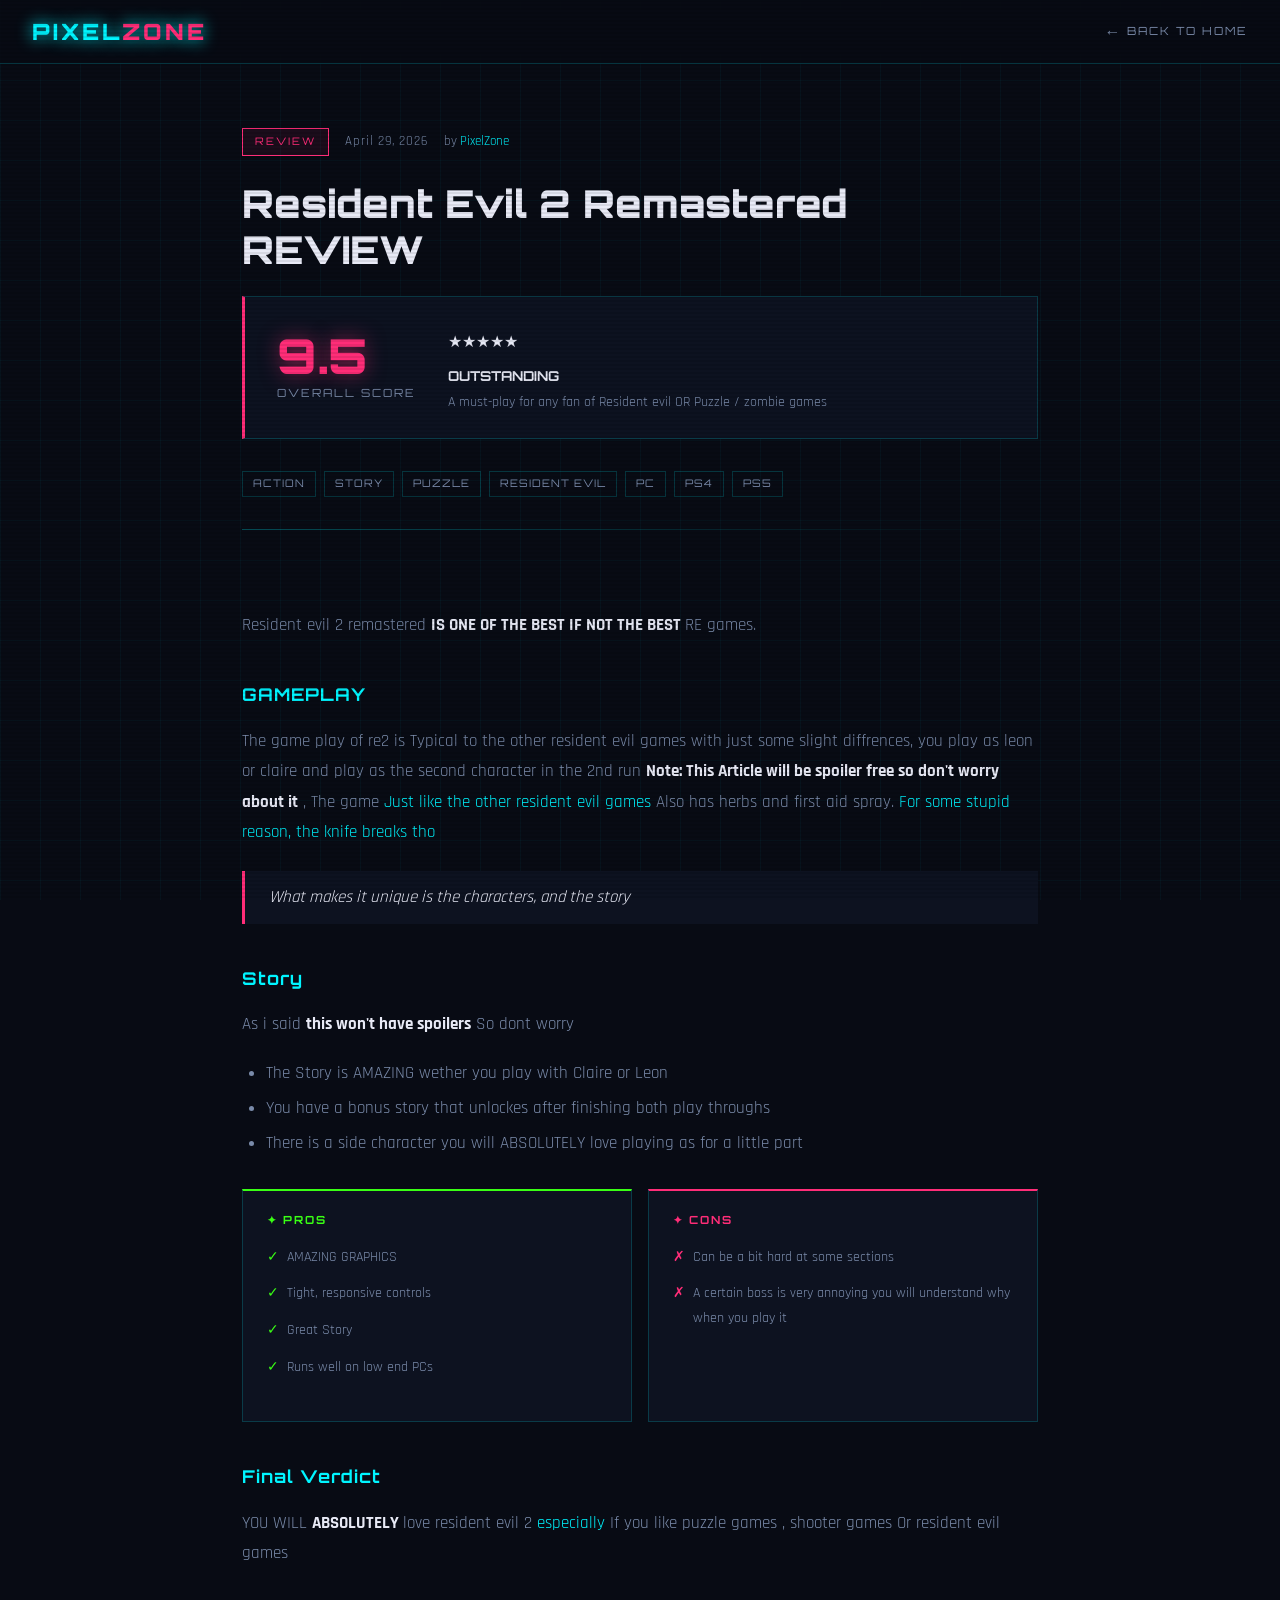
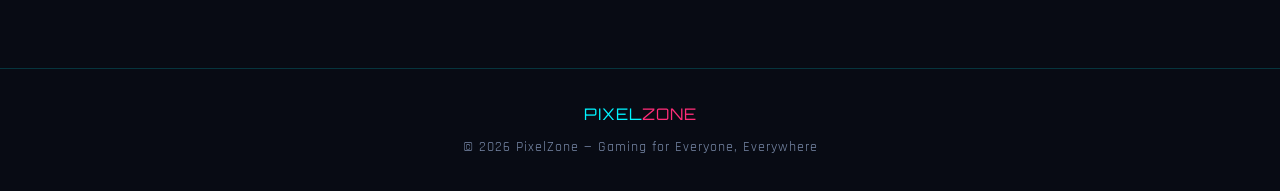
<file: Articles/articles/RE2-Remastered-Hardest-Boss.html>
<!DOCTYPE html>
<html lang="en">
<head>
<meta charset="UTF-8">
<meta name="viewport" content="width=device-width, initial-scale=1.0">
<title id="pageTitle">Blog Post — PixelZone</title>
<link href="https://fonts.googleapis.com/css2?family=Orbitron:wght@400;700;900&family=Rajdhani:wght@300;400;600&display=swap" rel="stylesheet">
<style>
  *{margin:0;padding:0;box-sizing:border-box}
  :root{
    --neon-cyan:#00f5ff;
    --neon-pink:#ff2d78;
    --neon-green:#39ff14;
    --bg-dark:#080b14;
    --bg-card:#0d1220;
    --bg-card2:#111827;
    --text-main:#e8eaf6;
    --text-muted:#7a8baa;
    --border-glow:rgba(0,245,255,0.18);
  }
  body{background:var(--bg-dark);color:var(--text-main);font-family:'Rajdhani',sans-serif;min-height:100vh;overflow-x:hidden;line-height:1.7}
  .scanlines{position:fixed;top:0;left:0;width:100%;height:100%;pointer-events:none;background:repeating-linear-gradient(0deg,transparent,transparent 2px,rgba(0,0,0,0.08) 2px,rgba(0,0,0,0.08) 4px);z-index:999}
  .grid-bg{position:fixed;top:0;left:0;width:100%;height:100%;pointer-events:none;background-image:linear-gradient(rgba(0,245,255,0.04) 1px,transparent 1px),linear-gradient(90deg,rgba(0,245,255,0.04) 1px,transparent 1px);background-size:40px 40px;z-index:0}

  /* NAV */
  nav{position:sticky;top:0;z-index:100;background:rgba(8,11,20,0.92);backdrop-filter:blur(12px);border-bottom:1px solid var(--border-glow);padding:0 2rem;display:flex;align-items:center;justify-content:space-between;height:64px}
  .logo{font-family:'Orbitron',monospace;font-weight:900;font-size:1.4rem;letter-spacing:3px;color:var(--neon-cyan);text-shadow:0 0 16px var(--neon-cyan);text-decoration:none}
  .logo span{color:var(--neon-pink)}
  .back-btn{display:flex;align-items:center;gap:8px;color:var(--text-muted);font-family:'Orbitron',monospace;font-size:0.7rem;letter-spacing:2px;text-decoration:none;transition:color 0.2s}
  .back-btn:hover{color:var(--neon-cyan)}
  .back-arrow{font-size:1rem}

  /* HERO BANNER */
  .post-hero{position:relative;z-index:1;padding:4rem 2rem 3rem;max-width:860px;margin:0 auto}
  .post-meta-top{display:flex;align-items:center;gap:1rem;margin-bottom:1.5rem;flex-wrap:wrap}
  .post-type-badge{font-family:'Orbitron',monospace;font-size:0.65rem;letter-spacing:2px;padding:4px 12px;border:1px solid}
  .badge-review{color:var(--neon-pink);border-color:var(--neon-pink);background:rgba(255,45,120,0.08)}
  .badge-guide{color:var(--neon-cyan);border-color:var(--neon-cyan);background:rgba(0,245,255,0.08)}
  .badge-news{color:var(--neon-green);border-color:var(--neon-green);background:rgba(57,255,20,0.08)}
  .badge-opinion{color:#b388ff;border-color:#b388ff;background:rgba(179,136,255,0.08)}
  .post-date{font-size:0.8rem;color:var(--text-muted);letter-spacing:1px}
  .post-author{font-size:0.8rem;color:var(--text-muted)}
  .post-author span{color:var(--neon-cyan)}

  .post-title{font-family:'Orbitron',monospace;font-size:clamp(1.4rem,4vw,2.4rem);font-weight:900;line-height:1.2;color:var(--text-main);margin-bottom:1.5rem}

  /* REVIEW SCORE BOX */
  .review-score-box{background:var(--bg-card);border:1px solid var(--border-glow);border-left:3px solid var(--neon-pink);padding:1.5rem 2rem;margin-bottom:2rem;display:flex;align-items:center;gap:2rem;flex-wrap:wrap}
  .score-big{font-family:'Orbitron',monospace;font-size:3rem;font-weight:900;color:var(--neon-pink);text-shadow:0 0 20px rgba(255,45,120,0.5);line-height:1}
  .score-label{font-size:0.7rem;font-family:'Orbitron',monospace;letter-spacing:2px;color:var(--text-muted);margin-top:4px}
  .score-stars{display:flex;gap:4px;margin:0.5rem 0}
  .score-stars span{font-size:1.4rem;color:var(--neon-pink)}
  .score-verdict{font-family:'Orbitron',monospace;font-size:0.85rem;color:var(--text-main);font-weight:700}
  .score-sub{font-size:0.85rem;color:var(--text-muted);margin-top:4px}
  .review-score-box.hidden{display:none}

  /* TAGS */
  .post-tags{display:flex;gap:0.5rem;flex-wrap:wrap;margin-bottom:2rem}
  .post-tag{font-size:0.65rem;font-family:'Orbitron',monospace;letter-spacing:1px;padding:3px 10px;border:1px solid var(--border-glow);color:var(--text-muted)}

  /* DIVIDER */
  .glow-divider{width:100%;height:1px;background:linear-gradient(90deg,var(--neon-cyan),transparent);margin:2rem 0;opacity:0.3}

  /* ARTICLE BODY */
  .post-body{position:relative;z-index:1;max-width:860px;margin:0 auto;padding:0 2rem 5rem}
  .post-body h2{font-family:'Orbitron',monospace;font-size:1.1rem;font-weight:700;color:var(--neon-cyan);margin:2.5rem 0 1rem;letter-spacing:1px}
  .post-body h3{font-family:'Orbitron',monospace;font-size:0.9rem;font-weight:700;color:var(--text-main);margin:2rem 0 0.75rem;letter-spacing:1px}
  .post-body p{color:var(--text-muted);font-size:1.05rem;margin-bottom:1.2rem;line-height:1.8}
  .post-body strong{color:var(--text-main)}
  .post-body em{color:var(--neon-cyan);font-style:normal}
  .post-body ul,.post-body ol{color:var(--text-muted);padding-left:1.5rem;margin-bottom:1.2rem}
  .post-body li{margin-bottom:0.4rem;font-size:1.05rem;line-height:1.7}
  .post-body blockquote{border-left:3px solid var(--neon-pink);padding:0.75rem 1.5rem;background:var(--bg-card);margin:1.5rem 0;color:var(--text-main);font-size:1.05rem;font-style:italic}
  .post-body a{color:var(--neon-cyan);text-decoration:none;border-bottom:1px solid rgba(0,245,255,0.3)}
  .post-body a:hover{border-color:var(--neon-cyan)}
  .post-body img{width:100%;border:1px solid var(--border-glow);margin:1.5rem 0}
  .post-body hr{border:none;border-top:1px solid var(--border-glow);margin:2rem 0}

  /* PRO/CON BOX */
  .pro-con-box{display:grid;grid-template-columns:1fr 1fr;gap:1rem;margin:2rem 0}
  .pro-box,.con-box{background:var(--bg-card);border:1px solid var(--border-glow);padding:1.2rem 1.5rem}
  .pro-box{border-top:2px solid var(--neon-green)}
  .con-box{border-top:2px solid var(--neon-pink)}
  .pro-box h4,.con-box h4{font-family:'Orbitron',monospace;font-size:0.7rem;letter-spacing:2px;margin-bottom:0.75rem}
  .pro-box h4{color:var(--neon-green)}
  .con-box h4{color:var(--neon-pink)}
  .pro-box ul,.con-box ul{list-style:none;padding:0}
  .pro-box li,.con-box li{font-size:0.9rem;color:var(--text-muted);padding:3px 0;display:flex;gap:8px;align-items:flex-start}
  .pro-box li::before{content:'✓';color:var(--neon-green);flex-shrink:0}
  .con-box li::before{content:'✗';color:var(--neon-pink);flex-shrink:0}

  /* FOOTER */
  footer{position:relative;z-index:1;border-top:1px solid var(--border-glow);padding:2rem;text-align:center;color:var(--text-muted);font-size:0.85rem;letter-spacing:1px}
  .footer-logo{font-family:'Orbitron',monospace;font-size:1rem;color:var(--neon-cyan);margin-bottom:0.5rem}
</style>
</head>
<body>
<div class="scanlines"></div>
<div class="grid-bg"></div>

<nav>
  <a href="../index.html" class="logo">PIXEL<span>ZONE</span></a>
  <a href="../index.html" class="back-btn"><span class="back-arrow">←</span> BACK TO HOME</a>
</nav>

<div class="post-hero">
  <div class="post-meta-top">
    <!-- CHANGE: badge class to badge-review / badge-guide / badge-news / badge-opinion -->
    <span class="post-type-badge badge-review" id="postType">REVIEW</span>
    <span class="post-date" id="postDate">April 29, 2026</span>
    <span class="post-author">by <span>PixelZone</span></span>
  </div>

  <!-- CHANGE: Your post title here -->
  <h1 class="post-title" id="postTitle">Resident Evil 2 Remastered REVIEW </h1>

  <!-- REVIEW SCORE BOX — delete this whole block if it's not a review -->
  <div class="review-score-box" id="scoreBox">
    <div>
      <div class="score-big" id="scoreNum">9.5</div>
      <div class="score-label">OVERALL SCORE</div>
    </div>
    <div>
      <div class="score-stars" id="scoreStars">★★★★★</div>
      <div class="score-verdict" id="scoreVerdict">OUTSTANDING</div>
      <div class="score-sub" id="scoreSub">A must-play for any fan of Resident evil OR Puzzle / zombie games</div>
    </div>
  </div>

  <!-- CHANGE: Add your tags -->
  <div class="post-tags">
    <span class="post-tag" id="tag1">ACTION</span>
    <span class="post-tag" id="tag2">STORY</span>
	<span class="post-tag" id="tag3">PUZZLE</span>
	<span class="post-tag" id="tag3">RESIDENT EVIL</span>
    <span class="post-tag" id="tag3">PC</span>
	<span class="post-tag" id="tag3">PS4</span>
	<span class="post-tag" id="tag3">PS5</span>
	
  </div>

  <div class="glow-divider"></div>
</div>

<!-- ============================================
     WRITE YOUR POST CONTENT BELOW THIS LINE
     ============================================ -->
<div class="post-body">

  <p>Resident evil 2 remastered <strong>IS ONE OF THE BEST IF NOT THE BEST </strong> RE games.</p>

  <h2>GAMEPLAY</h2>
  <p>The game play of re2 is Typical to the other resident evil games with just some slight diffrences, you play as leon or claire and play as the second character in the 2nd run <strong>Note: This Article will be spoiler free so don't worry about it</strong> , The game <em>Just like the other resident evil games</em> Also has herbs and first aid spray. <em>For some stupid reason, the knife breaks tho </em></p>

  <blockquote>What makes it unique is the characters, and the story</blockquote>

  <h2>Story</h2>
  <p>As i said <strong>this won't have spoilers</strong> So dont worry</p>
  <ul>
    <li>The Story is AMAZING wether you play with Claire or Leon</li>
    <li>You have a bonus story that unlockes after finishing both play throughs</li>
    <li>There is a side character you will ABSOLUTELY love playing as for a little part</li>
  </ul>

  <!-- PRO/CON BOX — Great for reviews, remove if not needed -->
  <div class="pro-con-box">
    <div class="pro-box">
      <h4>✦ PROS</h4>
      <ul>
        <li>AMAZING GRAPHICS</li>
        <li>Tight, responsive controls</li>
        <li>Great Story</li>
		<li>Runs well on low end PCs </li>
      </ul>
    </div>
    <div class="con-box">
      <h4>✦ CONS</h4>
      <ul>
        <li>Can be a bit hard at some sections</li>
        <li>A certain boss is very annoying you will understand why when you play it</li>
      </ul>
    </div>
  </div>

  <h2>Final Verdict</h2>
  <p>YOU WILL <strong> ABSOLUTELY </strong>love resident evil 2 <em>especially</em> If you like puzzle games , shooter games Or resident evil games</p>

</div>
<!-- ============================================
     END OF POST CONTENT
     ============================================ -->

<footer>
  <div class="footer-logo">PIXEL<span style="color:var(--neon-pink)">ZONE</span></div>
  <p>© 2026 PixelZone — Gaming for Everyone, Everywhere</p>
</footer>

</body>
</html>
</file>
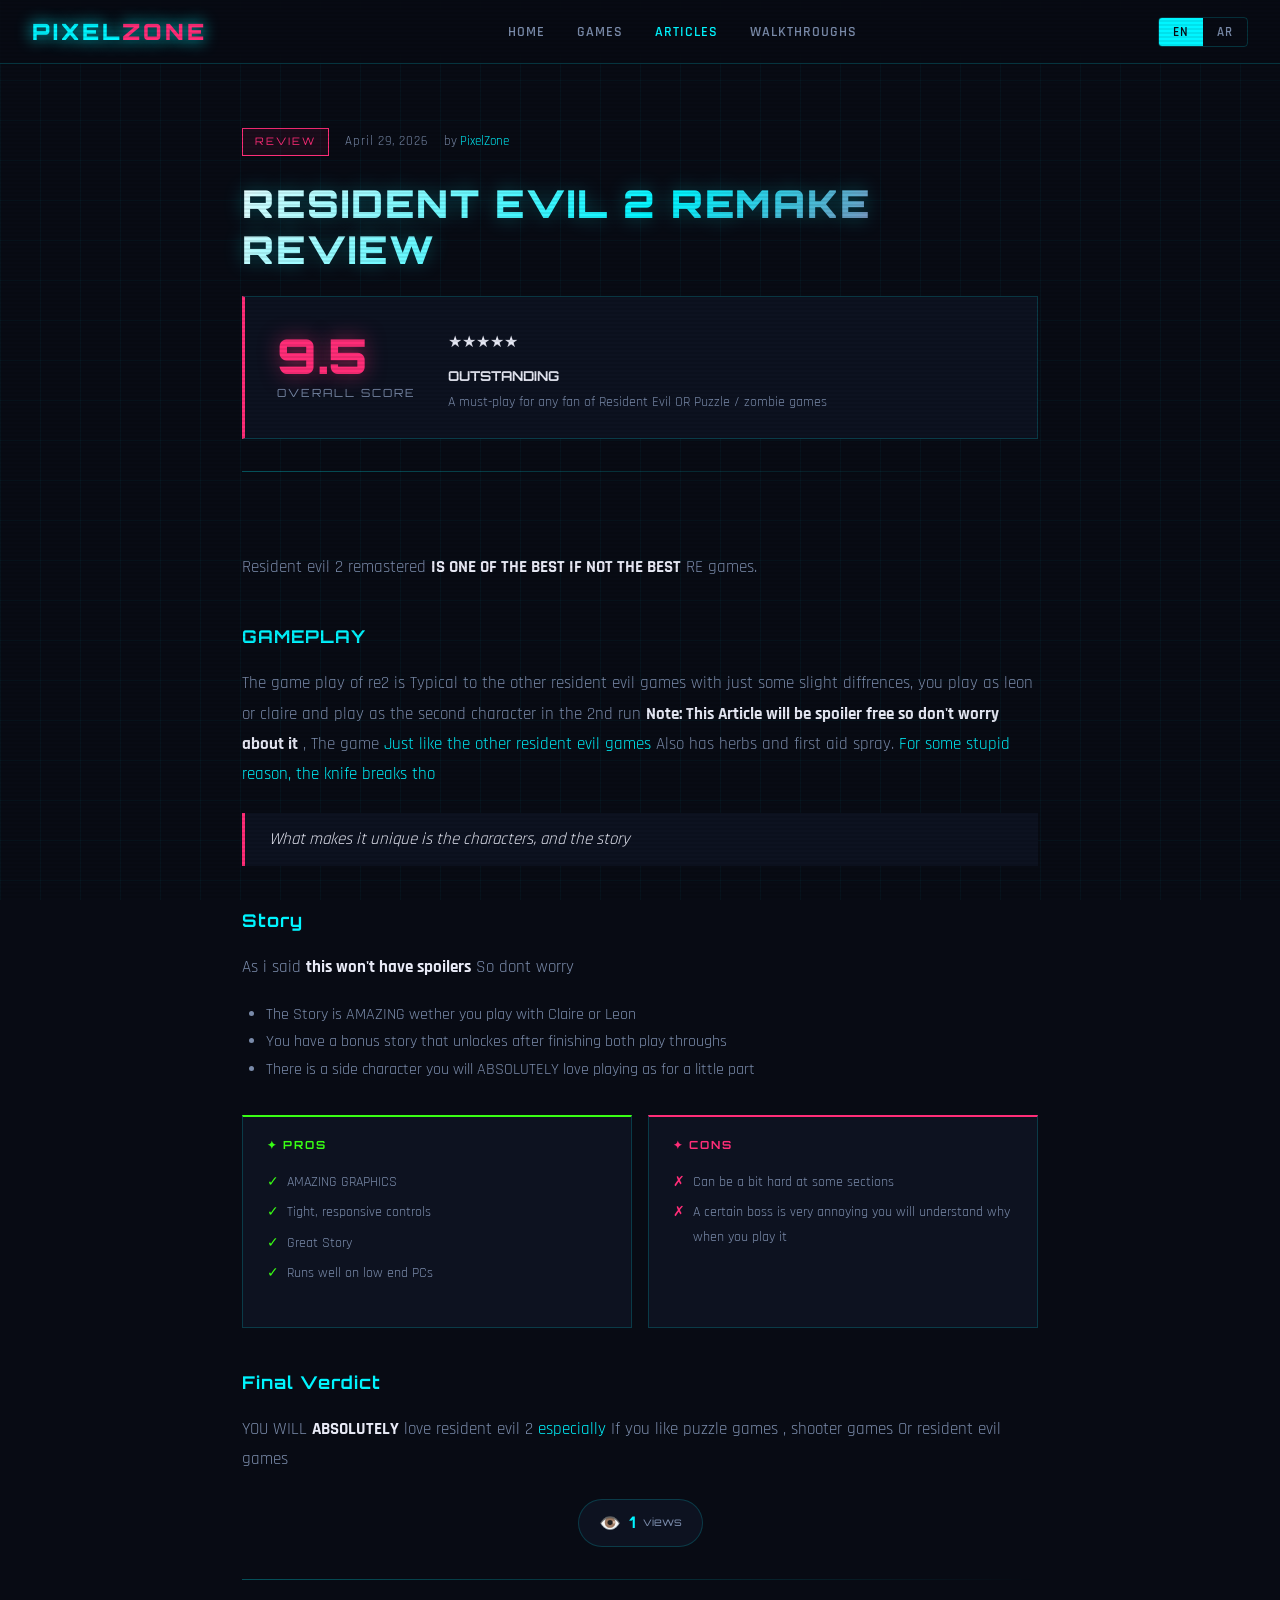
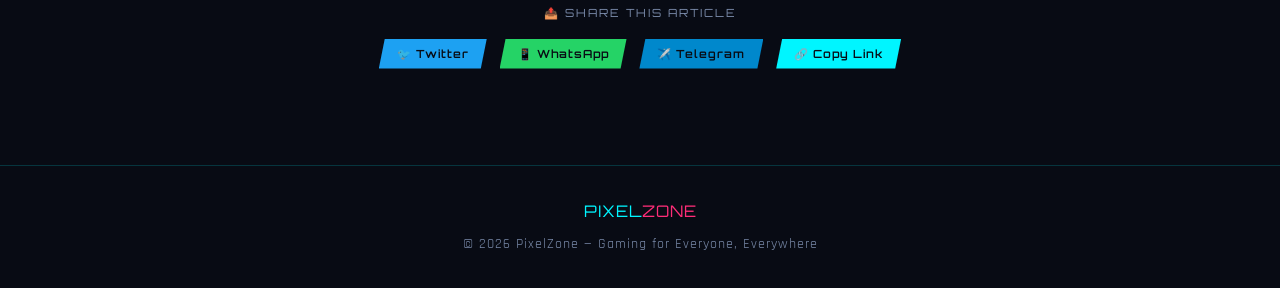
<file: Articles/articles/RE2-Remastered-Review.html>
<!DOCTYPE html>
<html lang="en">
<head>
<meta charset="UTF-8">
<meta name="viewport" content="width=device-width, initial-scale=1.0">
<title>Resident Evil 2 Remake REVIEW — PixelZone</title>
<link href="https://fonts.googleapis.com/css2?family=Orbitron:wght@400;700;900&family=Rajdhani:wght@300;400;600&family=Cairo:wght@400;500;600;700&display=swap" rel="stylesheet">
<style>
  *{margin:0;padding:0;box-sizing:border-box}
  :root{
    --neon-cyan:#00f5ff;
    --neon-pink:#ff2d78;
    --neon-green:#39ff14;
    --neon-purple:#bf5fff;
    --bg-dark:#080b14;
    --bg-card:#0d1220;
    --bg-card2:#111827;
    --text-main:#e8eaf6;
    --text-muted:#7a8baa;
    --border-glow:rgba(0,245,255,0.18);
  }
  body{background:var(--bg-dark);color:var(--text-main);font-family:'Rajdhani','Cairo',sans-serif;min-height:100vh;overflow-x:hidden;line-height:1.7}
  body.lang-ar{font-family:'Cairo','Rajdhani',sans-serif}
  .scanlines{position:fixed;top:0;left:0;width:100%;height:100%;pointer-events:none;background:repeating-linear-gradient(0deg,transparent,transparent 2px,rgba(0,0,0,0.08)2px,rgba(0,0,0,0.08)4px);z-index:999}
  .grid-bg{position:fixed;top:0;left:0;width:100%;height:100%;pointer-events:none;background-image:linear-gradient(rgba(0,245,255,0.04)1px,transparent 1px),linear-gradient(90deg,rgba(0,245,255,0.04)1px,transparent 1px);background-size:40px 40px;z-index:0}

  nav{position:sticky;top:0;z-index:100;background:rgba(8,11,20,0.92);backdrop-filter:blur(12px);border-bottom:1px solid var(--border-glow);padding:0 2rem;display:flex;align-items:center;justify-content:space-between;height:64px;}
  .logo{font-family:'Orbitron',monospace;font-weight:900;font-size:1.4rem;letter-spacing:3px;color:var(--neon-cyan);text-shadow:0 0 16px var(--neon-cyan);text-decoration:none}
  .logo span{color:var(--neon-pink)}
  .nav-links{display:flex;gap:2rem;list-style:none;margin:0 auto;white-space:nowrap;}
  .nav-links a{text-decoration:none;color:var(--text-muted);font-size:0.9rem;letter-spacing:1px;text-transform:uppercase;font-weight:600;transition:color 0.2s}
  .nav-links a:hover,.nav-links a.active{color:var(--neon-cyan)}
  .nav-en{display:inline-block;}
  .nav-ar{display:none;}
  body.lang-ar .nav-en{display:none;}
  body.lang-ar .nav-ar{display:inline-block;color:var(--neon-cyan) !important;}
  body.lang-ar .nav-links a{color:var(--neon-cyan) !important;}
  .lang-toggle{display:flex;border:1px solid var(--border-glow);border-radius:4px;overflow:hidden;position:relative;z-index:101;}
  .lang-btn{padding:6px 14px;font-size:0.8rem;font-family:'Rajdhani','Cairo',sans-serif;font-weight:600;letter-spacing:1px;background:transparent;color:var(--text-muted);border:none;cursor:pointer;transition:all 0.2s}
  .lang-btn.active{background:var(--neon-cyan);color:#080b14}

  .post-hero{position:relative;z-index:1;padding:4rem 2rem 3rem;max-width:860px;margin:0 auto}
  .post-meta-top{display:flex;align-items:center;gap:1rem;margin-bottom:1.5rem;flex-wrap:wrap}
  .post-type-badge{font-family:'Orbitron',monospace;font-size:0.65rem;letter-spacing:2px;padding:4px 12px;border:1px solid}
  .badge-review{color:var(--neon-pink);border-color:var(--neon-pink);background:rgba(255,45,120,0.08)}
  .badge-guide{color:var(--neon-cyan);border-color:var(--neon-cyan);background:rgba(0,245,255,0.08)}
  .badge-news{color:var(--neon-green);border-color:var(--neon-green);background:rgba(57,255,20,0.08)}
  .badge-walkthrough{color:var(--neon-purple);border-color:var(--neon-purple);background:rgba(191,95,255,0.08)}
  .post-date{font-size:0.8rem;color:var(--text-muted);letter-spacing:1px}
  .post-author{font-size:0.8rem;color:var(--text-muted)}
  .post-author span{color:var(--neon-cyan)}
  .post-title{font-family:'Orbitron',monospace;font-size:clamp(1.4rem,4vw,2.4rem);font-weight:900;line-height:1.2;color:var(--text-main);margin-bottom:1.5rem;text-transform:uppercase;background:linear-gradient(135deg,#fff 0%,var(--neon-cyan) 50%,var(--neon-pink) 100%);-webkit-background-clip:text;background-clip:text;color:transparent;text-shadow:0 0 20px rgba(0,245,255,0.3);letter-spacing:2px;}
  .post-title-ar{font-family:'Cairo','Orbitron',monospace;font-size:clamp(1.4rem,4vw,2.4rem);font-weight:900;line-height:1.4;color:var(--text-main);margin-bottom:1.5rem;background:linear-gradient(135deg,#fff 0%,var(--neon-cyan) 50%,var(--neon-pink) 100%);-webkit-background-clip:text;background-clip:text;color:transparent;text-shadow:0 0 20px rgba(255,45,120,0.3);}
  .glow-divider{width:100%;height:1px;background:linear-gradient(90deg,var(--neon-cyan),transparent);margin:2rem 0;opacity:0.3}
  [dir="rtl"] .glow-divider{background:linear-gradient(270deg,var(--neon-cyan),transparent)}
  .post-body{position:relative;z-index:1;max-width:860px;margin:0 auto;padding:0 2rem 5rem}
  .post-body h2{font-family:'Orbitron',monospace;font-size:1.1rem;font-weight:700;color:var(--neon-cyan);margin:2.5rem 0 1rem;letter-spacing:1px}
  .post-body p{color:var(--text-muted);font-size:1.05rem;margin-bottom:1.2rem;line-height:1.8}
  .post-body strong{color:var(--text-main)}
  .post-body em{color:var(--neon-cyan);font-style:normal}
  .post-body ul,.post-body ol{color:var(--text-muted);padding-left:1.5rem;margin-bottom:1.2rem}
  .post-body blockquote{border-left:3px solid var(--neon-pink);padding:0.75rem 1.5rem;background:var(--bg-card);margin:1.5rem 0;color:var(--text-main);font-size:1.05rem;font-style:italic}
  [dir="rtl"] .post-body blockquote{border-left:none;border-right:3px solid var(--neon-pink)}

  .review-score-box{background:var(--bg-card);border:1px solid var(--border-glow);border-left:3px solid var(--neon-pink);padding:1.5rem 2rem;margin-bottom:2rem;display:flex;align-items:center;gap:2rem;flex-wrap:wrap}
  .score-big{font-family:'Orbitron',monospace;font-size:3rem;font-weight:900;color:var(--neon-pink);text-shadow:0 0 20px rgba(255,45,120,0.5);line-height:1}
  .score-label{font-size:0.7rem;font-family:'Orbitron',monospace;letter-spacing:2px;color:var(--text-muted);margin-top:4px}
  .score-stars{display:flex;gap:4px;margin:0.5rem 0}
  .score-stars span{font-size:1.4rem;color:var(--neon-pink)}
  .score-verdict{font-family:'Orbitron',monospace;font-size:0.85rem;color:var(--text-main);font-weight:700}
  .score-sub{font-size:0.85rem;color:var(--text-muted);margin-top:4px}

  .pro-con-box{display:grid;grid-template-columns:1fr 1fr;gap:1rem;margin:2rem 0}
  .pro-box,.con-box{background:var(--bg-card);border:1px solid var(--border-glow);padding:1.2rem 1.5rem}
  .pro-box{border-top:2px solid var(--neon-green)}
  .con-box{border-top:2px solid var(--neon-pink)}
  .pro-box h4,.con-box h4{font-family:'Orbitron',monospace;font-size:0.7rem;letter-spacing:2px;margin-bottom:0.75rem}
  .pro-box h4{color:var(--neon-green)}
  .con-box h4{color:var(--neon-pink)}
  .pro-box ul,.con-box ul{list-style:none;padding:0}
  .pro-box li,.con-box li{font-size:0.9rem;color:var(--text-muted);padding:3px 0;display:flex;gap:8px;align-items:flex-start}
  .pro-box li::before{content:'✓';color:var(--neon-green);flex-shrink:0}
  .con-box li::before{content:'✗';color:var(--neon-pink);flex-shrink:0}

  /* VIEW COUNTER STYLES */
  .view-counter-section{display:flex;justify-content:center;margin:1.5rem 0 0}
  .view-counter{display:inline-flex;align-items:center;gap:8px;background:var(--bg-card);border:1px solid var(--border-glow);padding:8px 20px;border-radius:40px;font-family:'Orbitron',monospace;font-size:0.85rem;color:var(--text-main)}
  .view-icon{font-size:1.1rem}
  .view-count-display{font-weight:700;color:var(--neon-cyan);font-size:1rem}
  .view-label{color:var(--text-muted);font-size:0.7rem}

  /* SHARE BUTTONS STYLES */
  .share-section{margin:2rem 0 1rem;text-align:center}
  .share-title{font-family:'Orbitron',monospace;font-size:0.7rem;letter-spacing:2px;color:var(--text-muted);margin-bottom:1rem}
  .share-buttons{display:flex;gap:0.8rem;justify-content:center;flex-wrap:wrap}
  .share-btn{font-family:'Orbitron',monospace;font-size:0.7rem;font-weight:600;letter-spacing:1px;padding:8px 18px;border:none;cursor:pointer;transition:all 0.2s;clip-path:polygon(6px 0%,100% 0%,calc(100% - 6px)100%,0%100%);color:#080b14}
  .share-btn:hover{transform:translateY(-2px);filter:brightness(0.9)}
  .share-btn.twitter{background:#1DA1F2}
  .share-btn.whatsapp{background:#25D366}
  .share-btn.telegram{background:#0088cc}
  .share-btn.copy{background:var(--neon-cyan);color:#080b14}

  /* MOBILE STYLES */
  @media (max-width: 768px) {
    .nav-links { position: fixed; top: 64px; left: -100%; width: 80%; max-width: 300px; height: calc(100vh - 64px); background: rgba(8,11,20,0.98); backdrop-filter: blur(16px); flex-direction: column; align-items: center; justify-content: flex-start; padding: 2rem 1rem; gap: 1.5rem; transition: left 0.3s ease; z-index: 1000; border-right: 1px solid var(--border-glow); }
    .nav-links.open { left: 0; }
    .hamburger { display: flex; flex-direction: column; gap: 5px; cursor: pointer; background: none; border: none; padding: 8px; z-index: 1001; }
    .hamburger span { width: 25px; height: 2px; background: var(--neon-cyan); transition: all 0.3s ease; }
    .hamburger.open span:nth-child(1) { transform: rotate(45deg) translate(5px, 5px); }
    .hamburger.open span:nth-child(2) { opacity: 0; }
    .hamburger.open span:nth-child(3) { transform: rotate(-45deg) translate(5px, -5px); }
    .menu-overlay { position: fixed; top: 64px; left: 0; width: 100%; height: calc(100vh - 64px); background: rgba(0,0,0,0.5); z-index: 999; display: none; }
    .menu-overlay.open { display: block; }
    .post-body { padding: 0 1rem 3rem; }
    .post-hero { padding: 2rem 1rem 2rem; }
    .share-btn { padding: 6px 12px; font-size: 0.6rem; }
  }
  @media (min-width: 769px) { .hamburger, .menu-overlay { display: none; } }
  [dir="rtl"] .nav-links { left: auto; right: -100%; border-right: none; border-left: 1px solid var(--border-glow); }
  [dir="rtl"] .nav-links.open { left: auto; right: 0; }

  footer{position:relative;z-index:1;border-top:1px solid var(--border-glow);padding:2rem;text-align:center;color:var(--text-muted);font-size:0.85rem;letter-spacing:1px}
  .footer-logo{font-family:'Orbitron',monospace;font-size:1rem;color:var(--neon-cyan);margin-bottom:0.5rem}
</style>
</head>
<body>
<nav>
  <a href="../../index.html" class="logo">PIXEL<span>ZONE</span></a>
  <ul class="nav-links">
    <li><a href="../../index.html"><span class="nav-en">Home</span><span class="nav-ar">الرئيسية</span></a></li>
    <li><a href="../../Games/index.html"><span class="nav-en">Games</span><span class="nav-ar">الألعاب</span></a></li>
    <li><a href="../index.html" class="active"><span class="nav-en">Articles</span><span class="nav-ar">المقالات</span></a></li>
    <li><a href="../../Walkthroughs/index.html"><span class="nav-en">Walkthroughs</span><span class="nav-ar">الشروحات</span></a></li>
  </ul>
  <div class="lang-toggle">
    <button class="lang-btn active" data-lang="en">EN</button>
    <button class="lang-btn" data-lang="ar">AR</button>
  </div>
</nav>

<div class="scanlines"></div>
<div class="grid-bg"></div>

<div class="post-hero">
  <div class="post-meta-top">
    <span class="post-type-badge badge-review" id="postTypeEn">REVIEW</span>
    <span class="post-type-badge badge-review" style="display:none" id="postTypeAr">مراجعة</span>
    <span class="post-date" id="postDateEn">April 29, 2026</span>
    <span class="post-date" style="display:none" id="postDateAr">٢٩ أبريل ٢٠٢٦</span>
    <span class="post-author">by <span>PixelZone</span></span>
  </div>

  <h1 class="post-title" id="postTitleEn">Resident Evil 2 Remake REVIEW</h1>
  <h1 class="post-title-ar" id="postTitleAr" style="display:none">مراجعة ريزدنت إيفل 2 ريميك</h1>

  <div class="review-score-box">
    <div>
      <div class="score-big">9.5</div>
      <div class="score-label">OVERALL SCORE</div>
    </div>
    <div>
      <div class="score-stars">★★★★★</div>
      <div class="score-verdict">OUTSTANDING</div>
      <div class="score-sub">A must-play for any fan of Resident Evil OR Puzzle / zombie games</div>
    </div>
  </div>
  <div class="glow-divider"></div>
</div>

<div class="post-body" id="contentEn">
  <p>Resident evil 2 remastered <strong>IS ONE OF THE BEST IF NOT THE BEST</strong> RE games.</p>

  <h2>GAMEPLAY</h2>
  <p>The game play of re2 is Typical to the other resident evil games with just some slight diffrences, you play as leon or claire and play as the second character in the 2nd run <strong>Note: This Article will be spoiler free so don't worry about it</strong> , The game <em>Just like the other resident evil games</em> Also has herbs and first aid spray. <em>For some stupid reason, the knife breaks tho</em></p>

  <blockquote>What makes it unique is the characters, and the story</blockquote>

  <h2>Story</h2>
  <p>As i said <strong>this won't have spoilers</strong> So dont worry</p>
  <ul>
    <li>The Story is AMAZING wether you play with Claire or Leon</li>
    <li>You have a bonus story that unlockes after finishing both play throughs</li>
    <li>There is a side character you will ABSOLUTELY love playing as for a little part</li>
  </ul>

  <div class="pro-con-box">
    <div class="pro-box">
      <h4>✦ PROS</h4>
      <ul>
        <li>AMAZING GRAPHICS</li>
        <li>Tight, responsive controls</li>
        <li>Great Story</li>
        <li>Runs well on low end PCs</li>
      </ul>
    </div>
    <div class="con-box">
      <h4>✦ CONS</h4>
      <ul>
        <li>Can be a bit hard at some sections</li>
        <li>A certain boss is very annoying you will understand why when you play it</li>
      </ul>
    </div>
  </div>

  <h2>Final Verdict</h2>
  <p>YOU WILL <strong>ABSOLUTELY</strong> love resident evil 2 <em>especially</em> If you like puzzle games , shooter games Or resident evil games</p>

  <div class="view-counter-section">
    <div class="view-counter">
      <span class="view-icon">👁️</span>
      <span class="view-count-display">0</span>
      <span class="view-label">views</span>
    </div>
  </div>

  <div class="share-section">
    <div class="glow-divider" style="margin: 2rem 0 1.5rem;"></div>
    <div class="share-title">📤 SHARE THIS ARTICLE</div>
    <div class="share-buttons">
      <button class="share-btn twitter">🐦 Twitter</button>
      <button class="share-btn whatsapp">📱 WhatsApp</button>
      <button class="share-btn telegram">✈️ Telegram</button>
      <button class="share-btn copy">🔗 Copy Link</button>
    </div>
  </div>
</div>

<div class="post-body" id="contentAr" style="display:none">
  <p>ريزدنت إيفل 2 ريميك <strong>هي واحدة من أفضل ألعاب RE إن لم تكن الأفضل</strong>.</p>

  <h2>طريقة اللعب</h2>
  <p>طريقة اللعب في RE2 نموذجية لألعاب ريزدنت إيفل الأخرى مع بعض الاختلافات البسيطة، أنت تلعب بدور ليون أو كلير وتلعب بالشخصية الثانية في الجولة الثانية <strong>ملاحظة: هذه المراجعة خالية من الحرق لذا لا تقلق</strong>. اللعبة <em>مثل ألعاب ريزدنت إيفل الأخرى</em> تحتوي أيضًا على الأعشاب وبخاخ الإسعافات الأولية. <em>لسبب غبي، السكين ينكسر مع ذلك</em></p>

  <blockquote>ما يجعلها فريدة هو الشخصيات والقصة</blockquote>

  <h2>القصة</h2>
  <p>كما قلت <strong>هذا لن يحتوي على حرق للقصة</strong> لذا لا تقلق</p>
  <ul>
    <li>القصة رائعة سواء لعبت مع كلير أو ليون</li>
    <li>هناك قصة إضافية تفتح بعد الانتهاء من كلتا اللعبتين</li>
    <li>هناك شخصية جانبية ستحب اللعب بها absolutely لجزء صغير</li>
  </ul>

  <div class="pro-con-box">
    <div class="pro-box">
      <h4>✦ الإيجابيات</h4>
      <ul>
        <li>رسومات مذهلة</li>
        <li>تحكم سلس وسريع الاستجابة</li>
        <li>قصة رائعة</li>
        <li>يعمل بشكل جيد على أجهزة الكمبيوتر منخفضة الإمكانيات</li>
      </ul>
    </div>
    <div class="con-box">
      <h4>✦ السلبيات</h4>
      <ul>
        <li>قد تكون صعبة بعض الشيء في بعض الأقسام</li>
        <li>زعيم معين مزعج جدًا ستفهم السبب عندما تلعبه</li>
      </ul>
    </div>
  </div>

  <h2>الحكم النهائي</h2>
  <p><strong>بالتأكيد</strong> ستحب ريزدنت إيفل 2 <em>خاصةً</em> إذا كنت تحب ألعاب الألغاز أو ألعاب الرماية أو ألعاب ريزدنت إيفل</p>
</div>

<footer>
  <div class="footer-logo">PIXEL<span style="color:var(--neon-pink)">ZONE</span></div>
  <p>© 2026 PixelZone — Gaming for Everyone, Everywhere</p>
</footer>

<script>
// ============================================
// VIEW COUNTER
// ============================================
function initViewCounter() {
    let path = window.location.pathname;
    let articleKey = 'view_' + path.replace(/\//g, '_').replace(/[^a-zA-Z0-9_]/g, '_');
    let views = localStorage.getItem(articleKey);
    if (!views) views = 1;
    else views = parseInt(views) + 1;
    localStorage.setItem(articleKey, views);
    document.querySelectorAll('.view-count-display').forEach(span => span.textContent = views.toLocaleString());
    let lang = localStorage.getItem('pixelzoneLang') || 'en';
    document.querySelectorAll('.view-label').forEach(label => label.textContent = lang === 'ar' ? 'مشاهدة' : 'views');
}

// ============================================
// SHARE FUNCTIONS
// ============================================
function shareOnTwitter() {
    let url = encodeURIComponent(window.location.href);
    let title = encodeURIComponent(document.title);
    window.open('https://twitter.com/intent/tweet?text=' + title + '&url=' + url, '_blank', 'width=550,height=420');
}
function shareOnWhatsApp() {
    let url = encodeURIComponent(window.location.href);
    let title = encodeURIComponent(document.title);
    window.open('https://wa.me/?text=' + title + '%20' + url, '_blank', 'width=550,height=420');
}
function shareOnTelegram() {
    let url = encodeURIComponent(window.location.href);
    let title = encodeURIComponent(document.title);
    window.open('https://t.me/share/url?url=' + url + '&text=' + title, '_blank', 'width=550,height=420');
}
async function copyLink() {
    try {
        await navigator.clipboard.writeText(window.location.href);
        let btn = document.querySelector('.share-btn.copy');
        let original = btn.textContent;
        btn.textContent = '✓ COPIED!';
        btn.style.background = '#39ff14';
        setTimeout(() => { btn.textContent = original; btn.style.background = 'var(--neon-cyan)'; }, 2000);
    } catch(e) { alert('Press Ctrl+C to copy'); }
}
function attachShareHandlers() {
    document.querySelectorAll('.share-btn.twitter').forEach(btn => btn.onclick = shareOnTwitter);
    document.querySelectorAll('.share-btn.whatsapp').forEach(btn => btn.onclick = shareOnWhatsApp);
    document.querySelectorAll('.share-btn.telegram').forEach(btn => btn.onclick = shareOnTelegram);
    document.querySelectorAll('.share-btn.copy').forEach(btn => btn.onclick = copyLink);
}

// ============================================
// LANGUAGE TOGGLE
// ============================================
let currentLang = localStorage.getItem('pixelzoneLang') || 'en';
const urlParams = new URLSearchParams(window.location.search);
const urlLang = urlParams.get('lang');
if (urlLang === 'en' || urlLang === 'ar') currentLang = urlLang;

function setLanguage(lang) {
    currentLang = lang;
    localStorage.setItem('pixelzoneLang', lang);
    const url = new URL(window.location.href);
    url.searchParams.set('lang', lang);
    window.history.pushState({}, '', url);
    if (lang === 'ar') {
        document.body.classList.add('lang-ar');
        document.body.setAttribute('dir', 'rtl');
        document.querySelectorAll('.nav-ar').forEach(el => el.style.setProperty('display', 'inline-block', 'important'));
        document.querySelectorAll('.nav-links a').forEach(el => el.style.setProperty('color', '#00f5ff', 'important'));
    } else {
        document.body.classList.remove('lang-ar');
        document.body.setAttribute('dir', 'ltr');
        document.querySelectorAll('.nav-ar').forEach(el => { el.style.display = ''; el.style.color = ''; });
        document.querySelectorAll('.nav-links a').forEach(el => el.style.color = '');
    }
    document.getElementById('contentEn').style.display = lang === 'en' ? 'block' : 'none';
    document.getElementById('contentAr').style.display = lang === 'ar' ? 'block' : 'none';
    document.getElementById('postTitleEn').style.display = lang === 'en' ? 'block' : 'none';
    document.getElementById('postTitleAr').style.display = lang === 'ar' ? 'block' : 'none';
    document.getElementById('postTypeEn').style.display = lang === 'en' ? 'inline-block' : 'none';
    document.getElementById('postTypeAr').style.display = lang === 'ar' ? 'inline-block' : 'none';
    document.getElementById('postDateEn').style.display = lang === 'en' ? 'inline' : 'none';
    document.getElementById('postDateAr').style.display = lang === 'ar' ? 'inline' : 'none';
    document.querySelectorAll('.lang-btn').forEach(btn => btn.classList.toggle('active', btn.getAttribute('data-lang') === lang));
}

document.querySelectorAll('.lang-btn').forEach(btn => btn.addEventListener('click', e => { e.preventDefault(); setLanguage(btn.getAttribute('data-lang')); }));
setLanguage(currentLang);

// ============================================
// MOBILE HAMBURGER MENU
// ============================================
(function() {
    if (document.querySelector('.hamburger')) return;
    const hamburger = document.createElement('button');
    hamburger.className = 'hamburger';
    hamburger.innerHTML = '<span></span><span></span><span></span>';
    const nav = document.querySelector('nav');
    const navLinks = document.querySelector('.nav-links');
    const langToggle = document.querySelector('.lang-toggle');
    if (langToggle) nav.insertBefore(hamburger, langToggle);
    else nav.appendChild(hamburger);
    const overlay = document.createElement('div');
    overlay.className = 'menu-overlay';
    document.body.appendChild(overlay);
    hamburger.onclick = () => {
        navLinks.classList.toggle('open');
        hamburger.classList.toggle('open');
        overlay.classList.toggle('open');
        document.body.style.overflow = navLinks.classList.contains('open') ? 'hidden' : '';
    };
    overlay.onclick = () => {
        navLinks.classList.remove('open');
        hamburger.classList.remove('open');
        overlay.classList.remove('open');
        document.body.style.overflow = '';
    };
    navLinks.querySelectorAll('a').forEach(link => {
        link.onclick = () => {
            navLinks.classList.remove('open');
            hamburger.classList.remove('open');
            overlay.classList.remove('open');
            document.body.style.overflow = '';
        };
    });
})();

if (document.readyState === 'loading') document.addEventListener('DOMContentLoaded', () => { initViewCounter(); attachShareHandlers(); });
else { initViewCounter(); attachShareHandlers(); }
</script>
</body>
</html>
</file>
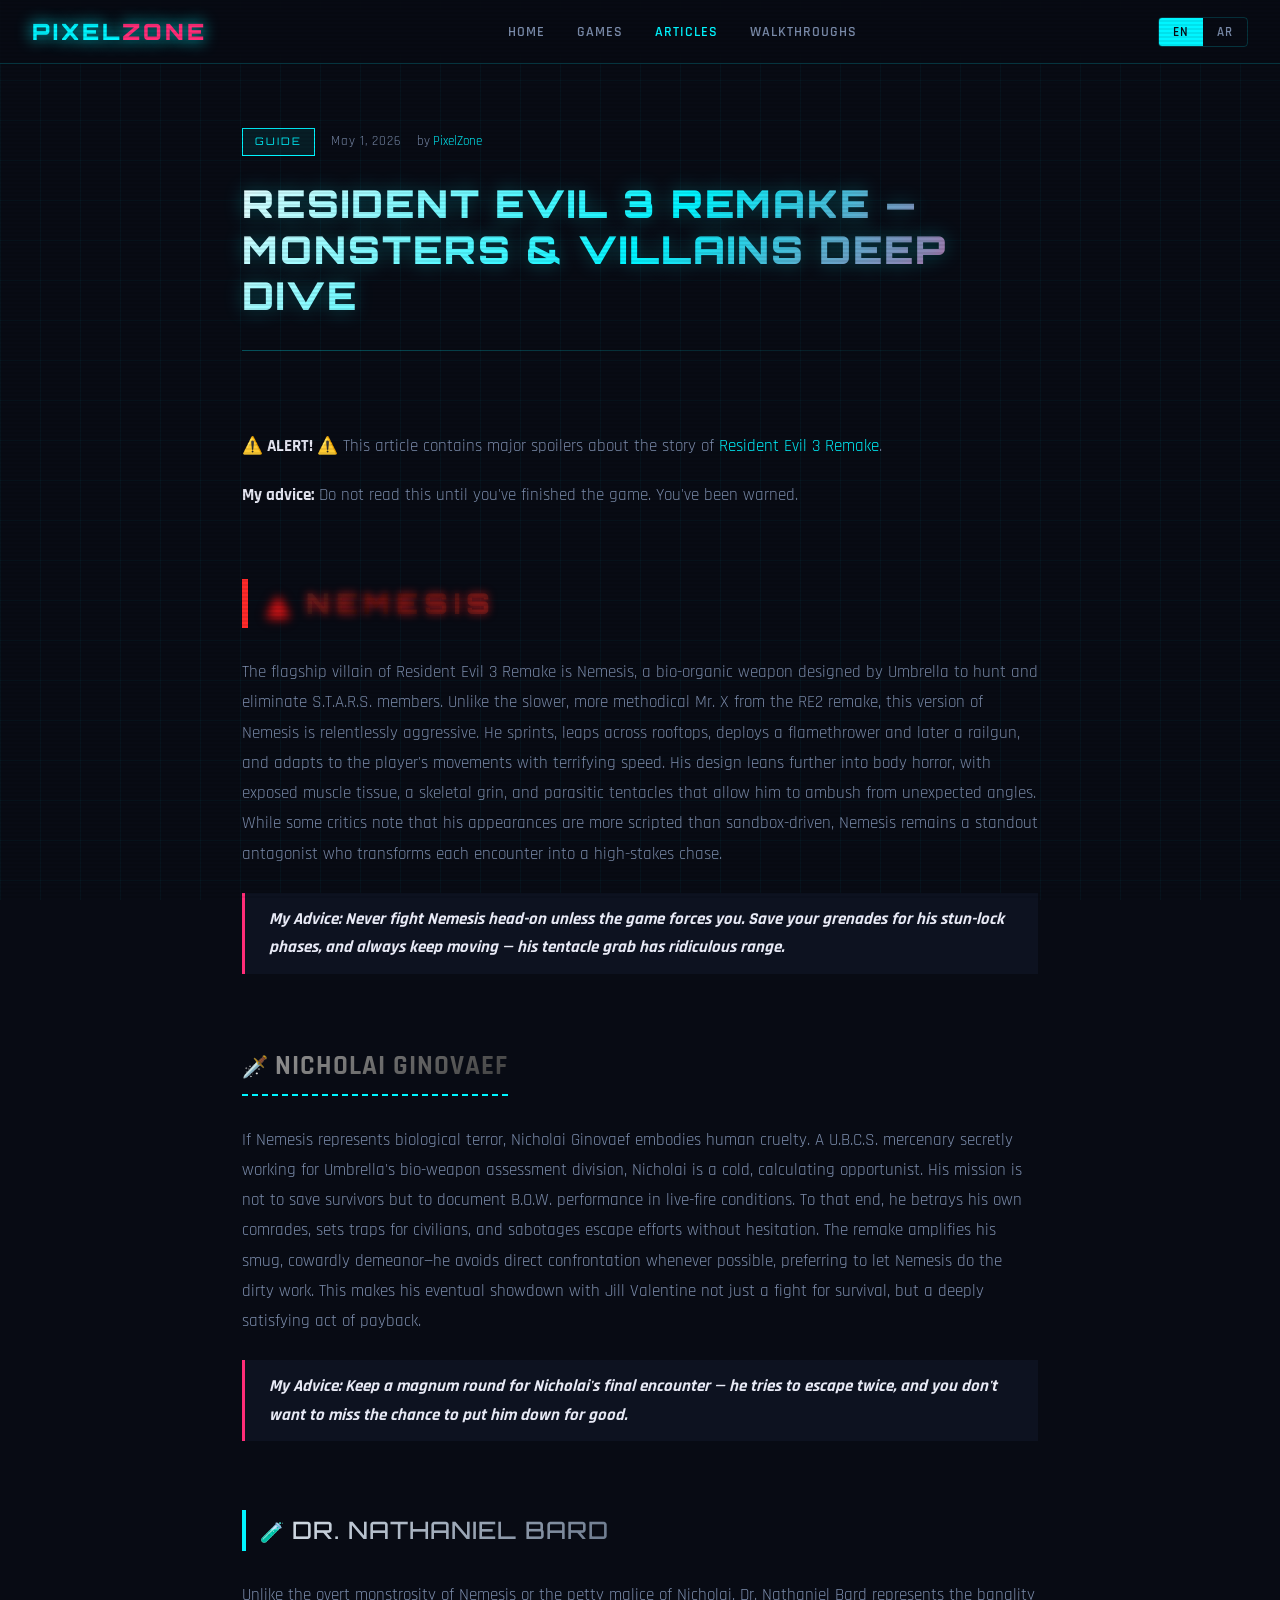
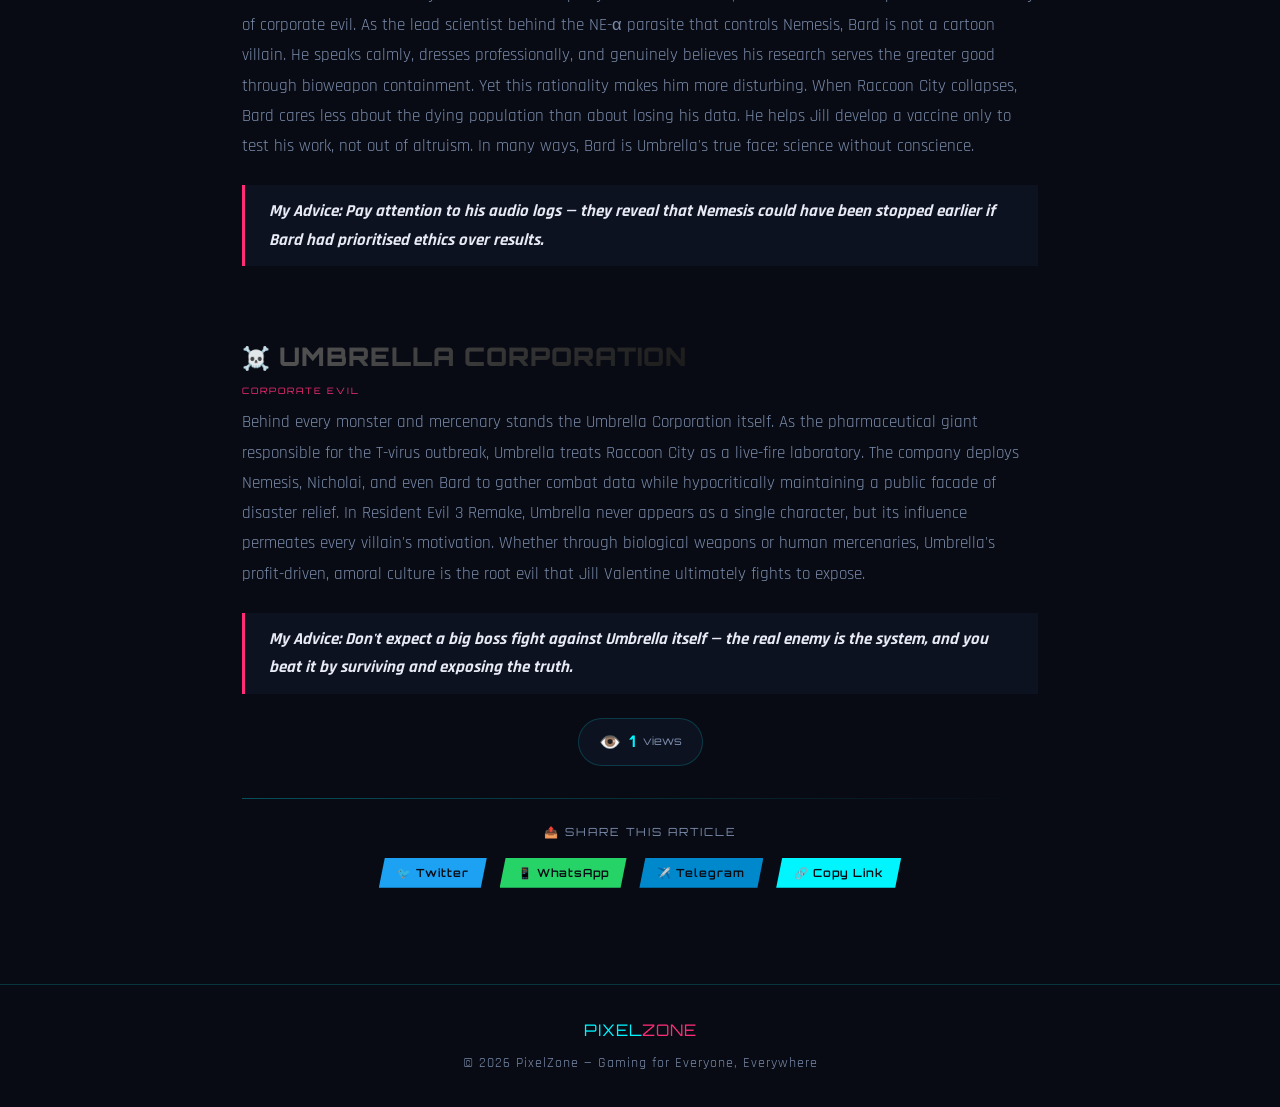
<file: Articles/articles/RE3-Monsters.html>
<!DOCTYPE html>
<html lang="en">
<head>
<meta charset="UTF-8">
<meta name="viewport" content="width=device-width, initial-scale=1.0">
<title>Resident Evil 3 Remake — Monsters & Villains Deep Dive — PixelZone</title>
<link href="https://fonts.googleapis.com/css2?family=Orbitron:wght@400;700;900&family=Rajdhani:wght@300;400;600&family=Cairo:wght@400;500;600;700&display=swap" rel="stylesheet">
<style>
  *{margin:0;padding:0;box-sizing:border-box}
  :root{
    --neon-cyan:#00f5ff;
    --neon-pink:#ff2d78;
    --neon-green:#39ff14;
    --neon-purple:#bf5fff;
    --bg-dark:#080b14;
    --bg-card:#0d1220;
    --bg-card2:#111827;
    --text-main:#e8eaf6;
    --text-muted:#7a8baa;
    --border-glow:rgba(0,245,255,0.18);
    --zombie-color:#6b8c5c;
    --licker-color:#c44b6c;
    --tyrant-color:#2c3e4e;
    --g-adult-color:#7a2e4a;
    --birkin-color:#b85c1a;
    --ivy-color:#4a7c59;
  }
  body{background:var(--bg-dark);color:var(--text-main);font-family:'Rajdhani','Cairo',sans-serif;min-height:100vh;overflow-x:hidden;line-height:1.7}
  body.lang-ar{font-family:'Cairo','Rajdhani',sans-serif}
  .scanlines{position:fixed;top:0;left:0;width:100%;height:100%;pointer-events:none;background:repeating-linear-gradient(0deg,transparent,transparent 2px,rgba(0,0,0,0.08)2px,rgba(0,0,0,0.08)4px);z-index:999}
  .grid-bg{position:fixed;top:0;left:0;width:100%;height:100%;pointer-events:none;background-image:linear-gradient(rgba(0,245,255,0.04)1px,transparent 1px),linear-gradient(90deg,rgba(0,245,255,0.04)1px,transparent 1px);background-size:40px 40px;z-index:0}

  nav{position:sticky;top:0;z-index:100;background:rgba(8,11,20,0.92);backdrop-filter:blur(12px);border-bottom:1px solid var(--border-glow);padding:0 2rem;display:flex;align-items:center;justify-content:space-between;height:64px;}
  .logo{font-family:'Orbitron',monospace;font-weight:900;font-size:1.4rem;letter-spacing:3px;color:var(--neon-cyan);text-shadow:0 0 16px var(--neon-cyan);text-decoration:none}
  .logo span{color:var(--neon-pink)}
  .nav-links{display:flex;gap:2rem;list-style:none;margin:0 auto;white-space:nowrap;}
  .nav-links a{text-decoration:none;color:var(--text-muted);font-size:0.9rem;letter-spacing:1px;text-transform:uppercase;font-weight:600;transition:color 0.2s}
  .nav-links a:hover,.nav-links a.active{color:var(--neon-cyan)}
  .nav-en{display:inline-block;}
  .nav-ar{display:none;}
  body.lang-ar .nav-en{display:none;}
  body.lang-ar .nav-ar{display:inline-block;color:var(--neon-cyan) !important;}
  body.lang-ar .nav-links a{color:var(--neon-cyan) !important;}
  .lang-toggle{display:flex;border:1px solid var(--border-glow);border-radius:4px;overflow:hidden;position:relative;z-index:101;}
  .lang-btn{padding:6px 14px;font-size:0.8rem;font-family:'Rajdhani','Cairo',sans-serif;font-weight:600;letter-spacing:1px;background:transparent;color:var(--text-muted);border:none;cursor:pointer;transition:all 0.2s}
  .lang-btn.active{background:var(--neon-cyan);color:#080b14}

  .post-hero{position:relative;z-index:1;padding:4rem 2rem 3rem;max-width:860px;margin:0 auto}
  .post-meta-top{display:flex;align-items:center;gap:1rem;margin-bottom:1.5rem;flex-wrap:wrap}
  .post-type-badge{font-family:'Orbitron',monospace;font-size:0.65rem;letter-spacing:2px;padding:4px 12px;border:1px solid}
  .badge-guide{color:var(--neon-cyan);border-color:var(--neon-cyan);background:rgba(0,245,255,0.08)}
  .badge-review{color:var(--neon-pink);border-color:var(--neon-pink);background:rgba(255,45,120,0.08)}
  .badge-news{color:var(--neon-green);border-color:var(--neon-green);background:rgba(57,255,20,0.08)}
  .badge-walkthrough{color:var(--neon-purple);border-color:var(--neon-purple);background:rgba(191,95,255,0.08)}
  .post-date{font-size:0.8rem;color:var(--text-muted);letter-spacing:1px}
  .post-author{font-size:0.8rem;color:var(--text-muted)}
  .post-author span{color:var(--neon-cyan)}
  .post-title{font-family:'Orbitron',monospace;font-size:clamp(1.4rem,4vw,2.4rem);font-weight:900;line-height:1.2;color:var(--text-main);margin-bottom:1.5rem;text-transform:uppercase;background:linear-gradient(135deg,#fff 0%,var(--neon-cyan) 50%,var(--neon-pink) 100%);-webkit-background-clip:text;background-clip:text;color:transparent;text-shadow:0 0 20px rgba(0,245,255,0.3);letter-spacing:2px;}
  .post-title-ar{font-family:'Cairo','Orbitron',monospace;font-size:clamp(1.4rem,4vw,2.4rem);font-weight:900;line-height:1.4;color:var(--text-main);margin-bottom:1.5rem;background:linear-gradient(135deg,#fff 0%,var(--neon-cyan) 50%,var(--neon-pink) 100%);-webkit-background-clip:text;background-clip:text;color:transparent;text-shadow:0 0 20px rgba(255,45,120,0.3);}
  .glow-divider{width:100%;height:1px;background:linear-gradient(90deg,var(--neon-cyan),transparent);margin:2rem 0;opacity:0.3}
  [dir="rtl"] .glow-divider{background:linear-gradient(270deg,var(--neon-cyan),transparent)}
  .post-body{position:relative;z-index:1;max-width:860px;margin:0 auto;padding:0 2rem 5rem}
  .post-body h2{font-family:'Orbitron',monospace;font-size:1.1rem;font-weight:700;color:var(--neon-cyan);margin:2.5rem 0 1rem;letter-spacing:1px}
  .post-body p{color:var(--text-muted);font-size:1.05rem;margin-bottom:1.2rem;line-height:1.8}
  .post-body strong{color:var(--text-main)}
  .post-body em{color:var(--neon-cyan);font-style:normal}
  .post-body ul,.post-body ol{color:var(--text-muted);padding-left:1.5rem;margin-bottom:1.2rem}
  .post-body blockquote{border-left:3px solid var(--neon-pink);padding:0.75rem 1.5rem;background:var(--bg-card);margin:1.5rem 0;color:var(--text-main);font-size:1.05rem;font-style:italic}
  [dir="rtl"] .post-body blockquote{border-left:none;border-right:3px solid var(--neon-pink)}

  .review-score-box{background:var(--bg-card);border:1px solid var(--border-glow);border-left:3px solid var(--neon-pink);padding:1.5rem 2rem;margin-bottom:2rem;display:flex;align-items:center;gap:2rem;flex-wrap:wrap}
  .score-big{font-family:'Orbitron',monospace;font-size:3rem;font-weight:900;color:var(--neon-pink);text-shadow:0 0 20px rgba(255,45,120,0.5);line-height:1}
  .score-label{font-size:0.7rem;font-family:'Orbitron',monospace;letter-spacing:2px;color:var(--text-muted);margin-top:4px}
  .score-stars{display:flex;gap:4px;margin:0.5rem 0}
  .score-stars span{font-size:1.4rem;color:var(--neon-pink)}
  .score-verdict{font-family:'Orbitron',monospace;font-size:0.85rem;color:var(--text-main);font-weight:700}
  .score-sub{font-size:0.85rem;color:var(--text-muted);margin-top:4px}

  .pro-con-box{display:grid;grid-template-columns:1fr 1fr;gap:1rem;margin:2rem 0}
  .pro-box,.con-box{background:var(--bg-card);border:1px solid var(--border-glow);padding:1.2rem 1.5rem}
  .pro-box{border-top:2px solid var(--neon-green)}
  .con-box{border-top:2px solid var(--neon-pink)}
  .pro-box h4,.con-box h4{font-family:'Orbitron',monospace;font-size:0.7rem;letter-spacing:2px;margin-bottom:0.75rem}
  .pro-box h4{color:var(--neon-green)}
  .con-box h4{color:var(--neon-pink)}
  .pro-box ul,.con-box ul{list-style:none;padding:0}
  .pro-box li,.con-box li{font-size:0.9rem;color:var(--text-muted);padding:3px 0;display:flex;gap:8px;align-items:flex-start}
  .pro-box li::before{content:'✓';color:var(--neon-green);flex-shrink:0}
  .con-box li::before{content:'✗';color:var(--neon-pink);flex-shrink:0}

  /* MONSTER TITLE STYLES */
  .monster-nemesis-title{font-family:'Orbitron',monospace;font-size:1.8rem;font-weight:900;text-transform:uppercase;background:linear-gradient(135deg,#2a2a2a 0%,#0a0a0a 50%,#4a1a1a 100%);-webkit-background-clip:text;background-clip:text;color:transparent;text-shadow:0 0 8px rgba(255,30,30,0.6);letter-spacing:6px;display:inline-block;border-left:6px solid #ff2a2a;padding-left:18px;margin-top:1.8rem;margin-bottom:0.8rem;}
  .monster-nemesis-title::before{content:"⚠️";font-size:1.2rem;margin-right:10px;filter:drop-shadow(0 0 4px red);}
  .monster-nicholai-title{font-family:'Rajdhani',monospace;font-size:1.7rem;font-weight:700;text-transform:uppercase;background:linear-gradient(145deg,#9e9e9e,#3a3a3a);-webkit-background-clip:text;background-clip:text;color:transparent;display:inline-block;border-bottom:2px dashed var(--neon-cyan);padding-bottom:5px;margin-top:1.8rem;margin-bottom:0.8rem;}
  .monster-nicholai-title::before{content:"🗡️ ";font-size:1.3rem;color:var(--neon-cyan);}
  .monster-bard-title{font-family:'Orbitron',monospace;font-size:1.5rem;font-weight:500;text-transform:uppercase;background:linear-gradient(120deg,#e0e8f0,#6c7a8e);-webkit-background-clip:text;background-clip:text;color:transparent;display:inline-block;border-left:4px solid var(--neon-cyan);padding-left:14px;margin-top:1.8rem;margin-bottom:0.8rem;}
  .monster-bard-title::before{content:"🧪 ";font-size:1.2rem;color:var(--neon-cyan);}
  .monster-umbrella-title{font-family:'Orbitron',monospace;font-size:1.6rem;font-weight:900;text-transform:uppercase;background:linear-gradient(135deg,#5a5a5a,#1a1a1a);-webkit-background-clip:text;background-clip:text;color:transparent;display:inline-block;margin-top:1.8rem;margin-bottom:0.8rem;position:relative;}
  .monster-umbrella-title::before{content:"☠️ ";font-size:1.4rem;color:#888;}
  .monster-umbrella-title::after{content:"CORPORATE EVIL";font-size:0.55rem;letter-spacing:2px;position:absolute;bottom:-20px;left:0;color:var(--neon-pink);font-weight:400;}
  [dir="rtl"] .monster-nemesis-title{border-left:none;border-right:6px solid #ff2a2a;padding-left:0;padding-right:18px;}
  [dir="rtl"] .monster-bard-title{border-left:none;border-right:4px solid var(--neon-cyan);padding-left:0;padding-right:14px;}

  /* VIEW COUNTER STYLES */
  .view-counter-section{display:flex;justify-content:center;margin:1.5rem 0 0}
  .view-counter{display:inline-flex;align-items:center;gap:8px;background:var(--bg-card);border:1px solid var(--border-glow);padding:8px 20px;border-radius:40px;font-family:'Orbitron',monospace;font-size:0.85rem;color:var(--text-main)}
  .view-icon{font-size:1.1rem}
  .view-count-display{font-weight:700;color:var(--neon-cyan);font-size:1rem}
  .view-label{color:var(--text-muted);font-size:0.7rem}

  /* SHARE BUTTONS STYLES */
  .share-section{margin:2rem 0 1rem;text-align:center}
  .share-title{font-family:'Orbitron',monospace;font-size:0.7rem;letter-spacing:2px;color:var(--text-muted);margin-bottom:1rem}
  .share-buttons{display:flex;gap:0.8rem;justify-content:center;flex-wrap:wrap}
  .share-btn{font-family:'Orbitron',monospace;font-size:0.7rem;font-weight:600;letter-spacing:1px;padding:8px 18px;border:none;cursor:pointer;transition:all 0.2s;clip-path:polygon(6px 0%,100% 0%,calc(100% - 6px)100%,0%100%);color:#080b14}
  .share-btn:hover{transform:translateY(-2px);filter:brightness(0.9)}
  .share-btn.twitter{background:#1DA1F2}
  .share-btn.whatsapp{background:#25D366}
  .share-btn.telegram{background:#0088cc}
  .share-btn.copy{background:var(--neon-cyan);color:#080b14}

  /* MOBILE STYLES */
  @media (max-width: 768px) {
    .nav-links { position: fixed; top: 64px; left: -100%; width: 80%; max-width: 300px; height: calc(100vh - 64px); background: rgba(8,11,20,0.98); backdrop-filter: blur(16px); flex-direction: column; align-items: center; justify-content: flex-start; padding: 2rem 1rem; gap: 1.5rem; transition: left 0.3s ease; z-index: 1000; border-right: 1px solid var(--border-glow); }
    .nav-links.open { left: 0; }
    .hamburger { display: flex; flex-direction: column; gap: 5px; cursor: pointer; background: none; border: none; padding: 8px; z-index: 1001; }
    .hamburger span { width: 25px; height: 2px; background: var(--neon-cyan); transition: all 0.3s ease; }
    .hamburger.open span:nth-child(1) { transform: rotate(45deg) translate(5px, 5px); }
    .hamburger.open span:nth-child(2) { opacity: 0; }
    .hamburger.open span:nth-child(3) { transform: rotate(-45deg) translate(5px, -5px); }
    .menu-overlay { position: fixed; top: 64px; left: 0; width: 100%; height: calc(100vh - 64px); background: rgba(0,0,0,0.5); z-index: 999; display: none; }
    .menu-overlay.open { display: block; }
    .post-body { padding: 0 1rem 3rem; }
    .post-hero { padding: 2rem 1rem 2rem; }
    .share-btn { padding: 6px 12px; font-size: 0.6rem; }
    .monster-nemesis-title, .monster-nicholai-title, .monster-bard-title, .monster-umbrella-title { font-size: 1.2rem !important; }
  }
  @media (min-width: 769px) { .hamburger, .menu-overlay { display: none; } }
  [dir="rtl"] .nav-links { left: auto; right: -100%; border-right: none; border-left: 1px solid var(--border-glow); }
  [dir="rtl"] .nav-links.open { left: auto; right: 0; }

  footer{position:relative;z-index:1;border-top:1px solid var(--border-glow);padding:2rem;text-align:center;color:var(--text-muted);font-size:0.85rem;letter-spacing:1px}
  .footer-logo{font-family:'Orbitron',monospace;font-size:1rem;color:var(--neon-cyan);margin-bottom:0.5rem}
</style>
</head>
<body>
<nav>
  <a href="../../index.html" class="logo">PIXEL<span>ZONE</span></a>
  <ul class="nav-links">
    <li><a href="../../index.html"><span class="nav-en">Home</span><span class="nav-ar">الرئيسية</span></a></li>
    <li><a href="../../Games/index.html"><span class="nav-en">Games</span><span class="nav-ar">الألعاب</span></a></li>
    <li><a href="../index.html" class="active"><span class="nav-en">Articles</span><span class="nav-ar">المقالات</span></a></li>
    <li><a href="../../Walkthroughs/index.html"><span class="nav-en">Walkthroughs</span><span class="nav-ar">الشروحات</span></a></li>
  </ul>
  <div class="lang-toggle">
    <button class="lang-btn active" data-lang="en">EN</button>
    <button class="lang-btn" data-lang="ar">AR</button>
  </div>
</nav>

<div class="scanlines"></div>
<div class="grid-bg"></div>

<div class="post-hero">
  <div class="post-meta-top">
    <span class="post-type-badge badge-guide" id="postTypeEn">GUIDE</span>
    <span class="post-type-badge badge-guide" style="display:none" id="postTypeAr">دليل</span>
    <span class="post-date" id="postDateEn">May 1, 2026</span>
    <span class="post-date" style="display:none" id="postDateAr">١ مايو ٢٠٢٦</span>
    <span class="post-author">by <span>PixelZone</span></span>
  </div>

  <h1 class="post-title" id="postTitleEn">Resident Evil 3 Remake — Monsters & Villains Deep Dive</h1>
  <h1 class="post-title-ar" id="postTitleAr" style="display:none">ريزدنت إيفل 3 ريميك — الغوص في أعماق الوحوش والأشرار</h1>
  <div class="glow-divider"></div>
</div>

<div class="post-body" id="contentEn">
  <p><strong>⚠️ ALERT! ⚠️</strong> This article contains major spoilers about the story of <em>Resident Evil 3 Remake</em>.</p>
  <p><strong>My advice:</strong> Do not read this until you've finished the game. You've been warned.</p>

  <h2><span class="monster-nemesis-title">Nemesis</span></h2>
  <p>The flagship villain of Resident Evil 3 Remake is Nemesis, a bio-organic weapon designed by Umbrella to hunt and eliminate S.T.A.R.S. members. Unlike the slower, more methodical Mr. X from the RE2 remake, this version of Nemesis is relentlessly aggressive. He sprints, leaps across rooftops, deploys a flamethrower and later a railgun, and adapts to the player's movements with terrifying speed. His design leans further into body horror, with exposed muscle tissue, a skeletal grin, and parasitic tentacles that allow him to ambush from unexpected angles. While some critics note that his appearances are more scripted than sandbox-driven, Nemesis remains a standout antagonist who transforms each encounter into a high-stakes chase.</p>
  <blockquote><strong>My Advice: Never fight Nemesis head-on unless the game forces you. Save your grenades for his stun-lock phases, and always keep moving — his tentacle grab has ridiculous range.</strong></blockquote>

  <h2><span class="monster-nicholai-title">Nicholai Ginovaef</span></h2>
  <p>If Nemesis represents biological terror, Nicholai Ginovaef embodies human cruelty. A U.B.C.S. mercenary secretly working for Umbrella's bio-weapon assessment division, Nicholai is a cold, calculating opportunist. His mission is not to save survivors but to document B.O.W. performance in live-fire conditions. To that end, he betrays his own comrades, sets traps for civilians, and sabotages escape efforts without hesitation. The remake amplifies his smug, cowardly demeanor—he avoids direct confrontation whenever possible, preferring to let Nemesis do the dirty work. This makes his eventual showdown with Jill Valentine not just a fight for survival, but a deeply satisfying act of payback.</p>
  <blockquote><strong>My Advice: Keep a magnum round for Nicholai's final encounter — he tries to escape twice, and you don't want to miss the chance to put him down for good.</strong></blockquote>
  
  <h2><span class="monster-bard-title">Dr. Nathaniel Bard</span></h2>
  <p>Unlike the overt monstrosity of Nemesis or the petty malice of Nicholai, Dr. Nathaniel Bard represents the banality of corporate evil. As the lead scientist behind the NE-α parasite that controls Nemesis, Bard is not a cartoon villain. He speaks calmly, dresses professionally, and genuinely believes his research serves the greater good through bioweapon containment. Yet this rationality makes him more disturbing. When Raccoon City collapses, Bard cares less about the dying population than about losing his data. He helps Jill develop a vaccine only to test his work, not out of altruism. In many ways, Bard is Umbrella's true face: science without conscience.</p>
  <blockquote><strong>My Advice: Pay attention to his audio logs — they reveal that Nemesis could have been stopped earlier if Bard had prioritised ethics over results.</strong></blockquote>
  
  <h2><span class="monster-umbrella-title">Umbrella Corporation</span></h2>
  <p>Behind every monster and mercenary stands the Umbrella Corporation itself. As the pharmaceutical giant responsible for the T-virus outbreak, Umbrella treats Raccoon City as a live-fire laboratory. The company deploys Nemesis, Nicholai, and even Bard to gather combat data while hypocritically maintaining a public facade of disaster relief. In Resident Evil 3 Remake, Umbrella never appears as a single character, but its influence permeates every villain's motivation. Whether through biological weapons or human mercenaries, Umbrella's profit-driven, amoral culture is the root evil that Jill Valentine ultimately fights to expose.</p>
  <blockquote><strong>My Advice: Don't expect a big boss fight against Umbrella itself — the real enemy is the system, and you beat it by surviving and exposing the truth.</strong></blockquote>

  <div class="view-counter-section">
    <div class="view-counter">
      <span class="view-icon">👁️</span>
      <span class="view-count-display">0</span>
      <span class="view-label">views</span>
    </div>
  </div>

  <div class="share-section">
    <div class="glow-divider" style="margin: 2rem 0 1.5rem;"></div>
    <div class="share-title">📤 SHARE THIS ARTICLE</div>
    <div class="share-buttons">
      <button class="share-btn twitter">🐦 Twitter</button>
      <button class="share-btn whatsapp">📱 WhatsApp</button>
      <button class="share-btn telegram">✈️ Telegram</button>
      <button class="share-btn copy">🔗 Copy Link</button>
    </div>
  </div>
</div>

<div class="post-body" id="contentAr" style="display:none">
  <p><strong>⚠️ تنبيه! ⚠️</strong> يحتوي هذا المقال على حرق لأحداث قصة <em>ريزدنت إيفل 3 ريميك</em>.</p>
  <p><strong>نصيحتي:</strong> لا تقرأ هذا حتى تنهي اللعبة. لقد حذَّرتك.</p>

  <h2><span class="monster-nemesis-title">نيميسيس</span></h2>
  <p>الشرير الرئيسي في ريزدنت إيفل 3 ريميك هو نيميسيس، سلاح بيولوجي صممته أمبريلا لمطاردة وقتل أعضاء S.T.A.R.S. على عكس السيد إكس الأبطأ والأكثر منهجية من RE2 ريميك، فإن هذه النسخة من نيميسيس عدوانية بلا هوادة. يركض، يقفز فوق الأسطح، يستخدم قاذف لهب ولاحقًا مدفعًا كهرومغناطيسيًا، ويتكيف مع تحركات اللاعب بسرعة مرعبة. تصميمه يميل أكثر إلى رعب الجسد، مع أنسجة عضلية مكشوفة، ابتسامة هيكلية، ومخالب طفيلية تسمح له بالكمين من زوايا غير متوقعة. بينما يلاحظ بعض النقاد أن ظهوره أكثر كتابة من كونه مدفوعًا بالصندوق الرملي، يظل نيميسيس خصمًا بارزًا يحول كل لقاء إلى مطاردة عالية المخاطر.</p>
  <blockquote><strong>نصيحتي: لا تقاتل نيميسيس وجهاً لوجه إلا إذا أجبرتك اللعبة. وفر قنابلك لمراحل صعقه، وتحرك دائمًا — مدى قبضته المخيفة بعيد بشكل سخيف.</strong></blockquote>

  <h2><span class="monster-nicholai-title">نيكولاي جينوفيف</span></h2>
  <p>إذا كان نيميسيس يمثل الرعب البيولوجي، فإن نيكولاي جينوفيف يجسد القسوة البشرية. مرتزق من U.B.C.S. يعمل سرًا لصالح قسم تقييم الأسلحة البيولوجية في أمبريلا، نيكولاي هو انتهازي بارد وحساب. مهمته ليست إنقاذ الناجين بل توثيق أداء الأسلحة البيولوجية في ظروف القتال الحية. لتحقيق ذلك، يخون رفاقه، ينصب الفخاخ للمدنيين، ويدمر جهود الهروب دون تردد. الريميك يضخم سلوكه المتعجرف الجبان—يتجنب المواجهة المباشرة كلما أمكن، مفضلاً ترك العمل القذر لنيميسيس. هذا يجعل مواجهته النهائية مع جيل فالنتاين ليست مجرد قتال من أجل البقاء، بل عملاً مرضيًا للانتقام.</p>
  <blockquote><strong>نصيحتي: احتفظ بطلقة ماغنم للقاء الأخير مع نيكولاي — يحاول الهروب مرتين، ولا تريد أن تفوت فرصة إنهائه نهائيًا.</strong></blockquote>
  
  <h2><span class="monster-bard-title">الدكتور ناثانيال بارد</span></h2>
  <p>على عكس الوحشية الصريحة لنيميسيس أو الحقد التافه لنيكولاي، يمثل الدكتور ناثانيال بارد تفاهة الشر المؤسسي. كعالم رئيسي وراء طفيلي NE-α الذي يتحكم بنيميسيس، بارد ليس شريرًا كرتونيًا. يتحدث بهدوء، يلبس بشكل احترافي، ويعتقد حقًا أن أبحاثه تخدم الصالح الأكبر من خلال احتواء الأسلحة البيولوجية. ومع ذلك، هذا العقلانية يجعله أكثر إزعاجًا. عندما تنهار مدينة الراكون، يهتم بارد بفقدان بياناته أكثر من اهتمامه بالسكان المحتضرين. يساعد جيل في تطوير لقاح فقط لاختبار عمله، وليس بدافع الإيثار. في نواحٍ عديدة، بارد هو الوجه الحقيقي لأمبريلا: علم بلا ضمير.</p>
  <blockquote><strong>نصيحتي: انتبه إلى تسجيلاته الصوتية — تكشف أنه كان يمكن إيقاف نيميسيس مبكرًا لو أن بارد فضل الأخلاق على النتائج.</strong></blockquote>
  
  <h2><span class="monster-umbrella-title">مؤسسة أمبريلا</span></h2>
  <p>وراء كل وحش ومرتزق تقف مؤسسة أمبريلا نفسها. كعملاق صيدلاني مسؤول عن تفشي فيروس T، تعامل أمبريلا مدينة الراكون كمختبر قتال حي. تطلق الشركة نيميسيس ونيكولاي وحتى بارد لجمع بيانات القتال بينما تحافظ بنفاق على واجهة عامة للإغاثة من الكوارث. في ريزدنت إيفل 3 ريميك، لا تظهر أمبريلا أبدًا كشخصية واحدة، لكن تأثيرها يتخلل دوافع كل شرير. سواء من خلال الأسلحة البيولوجية أو المرتزقة البشريين، فإن ثقافة أمبريلا القائمة على الربح وغير الأخلاقية هي الشر الجذري الذي تكافح جيل فالنتاين لكشفه في النهاية.</p>
  <blockquote><strong>نصيحتي: لا تتوقع معركة زعيم كبيرة ضد أمبريلا نفسها — العدو الحقيقي هو النظام، وتهزمه بالبقاء على قيد الحياة وكشف الحقيقة.</strong></blockquote>
</div>

<footer>
  <div class="footer-logo">PIXEL<span style="color:var(--neon-pink)">ZONE</span></div>
  <p>© 2026 PixelZone — Gaming for Everyone, Everywhere</p>
</footer>

<script>
// ============================================
// VIEW COUNTER
// ============================================
function initViewCounter() {
    let path = window.location.pathname;
    let articleKey = 'view_' + path.replace(/\//g, '_').replace(/[^a-zA-Z0-9_]/g, '_');
    let views = localStorage.getItem(articleKey);
    if (!views) views = 1;
    else views = parseInt(views) + 1;
    localStorage.setItem(articleKey, views);
    document.querySelectorAll('.view-count-display').forEach(span => span.textContent = views.toLocaleString());
    let lang = localStorage.getItem('pixelzoneLang') || 'en';
    document.querySelectorAll('.view-label').forEach(label => label.textContent = lang === 'ar' ? 'مشاهدة' : 'views');
}

// ============================================
// SHARE FUNCTIONS
// ============================================
function shareOnTwitter() {
    let url = encodeURIComponent(window.location.href);
    let title = encodeURIComponent(document.title);
    window.open('https://twitter.com/intent/tweet?text=' + title + '&url=' + url, '_blank', 'width=550,height=420');
}
function shareOnWhatsApp() {
    let url = encodeURIComponent(window.location.href);
    let title = encodeURIComponent(document.title);
    window.open('https://wa.me/?text=' + title + '%20' + url, '_blank', 'width=550,height=420');
}
function shareOnTelegram() {
    let url = encodeURIComponent(window.location.href);
    let title = encodeURIComponent(document.title);
    window.open('https://t.me/share/url?url=' + url + '&text=' + title, '_blank', 'width=550,height=420');
}
async function copyLink() {
    try {
        await navigator.clipboard.writeText(window.location.href);
        let btn = document.querySelector('.share-btn.copy');
        let original = btn.textContent;
        btn.textContent = '✓ COPIED!';
        btn.style.background = '#39ff14';
        setTimeout(() => { btn.textContent = original; btn.style.background = 'var(--neon-cyan)'; }, 2000);
    } catch(e) { alert('Press Ctrl+C to copy'); }
}
function attachShareHandlers() {
    document.querySelectorAll('.share-btn.twitter').forEach(btn => btn.onclick = shareOnTwitter);
    document.querySelectorAll('.share-btn.whatsapp').forEach(btn => btn.onclick = shareOnWhatsApp);
    document.querySelectorAll('.share-btn.telegram').forEach(btn => btn.onclick = shareOnTelegram);
    document.querySelectorAll('.share-btn.copy').forEach(btn => btn.onclick = copyLink);
}

// ============================================
// LANGUAGE TOGGLE
// ============================================
let currentLang = localStorage.getItem('pixelzoneLang') || 'en';
const urlParams = new URLSearchParams(window.location.search);
const urlLang = urlParams.get('lang');
if (urlLang === 'en' || urlLang === 'ar') currentLang = urlLang;

function setLanguage(lang) {
    currentLang = lang;
    localStorage.setItem('pixelzoneLang', lang);
    const url = new URL(window.location.href);
    url.searchParams.set('lang', lang);
    window.history.pushState({}, '', url);
    if (lang === 'ar') {
        document.body.classList.add('lang-ar');
        document.body.setAttribute('dir', 'rtl');
        document.querySelectorAll('.nav-ar').forEach(el => el.style.setProperty('display', 'inline-block', 'important'));
        document.querySelectorAll('.nav-links a').forEach(el => el.style.setProperty('color', '#00f5ff', 'important'));
    } else {
        document.body.classList.remove('lang-ar');
        document.body.setAttribute('dir', 'ltr');
        document.querySelectorAll('.nav-ar').forEach(el => { el.style.display = ''; el.style.color = ''; });
        document.querySelectorAll('.nav-links a').forEach(el => el.style.color = '');
    }
    document.getElementById('contentEn').style.display = lang === 'en' ? 'block' : 'none';
    document.getElementById('contentAr').style.display = lang === 'ar' ? 'block' : 'none';
    document.getElementById('postTitleEn').style.display = lang === 'en' ? 'block' : 'none';
    document.getElementById('postTitleAr').style.display = lang === 'ar' ? 'block' : 'none';
    document.getElementById('postTypeEn').style.display = lang === 'en' ? 'inline-block' : 'none';
    document.getElementById('postTypeAr').style.display = lang === 'ar' ? 'inline-block' : 'none';
    document.getElementById('postDateEn').style.display = lang === 'en' ? 'inline' : 'none';
    document.getElementById('postDateAr').style.display = lang === 'ar' ? 'inline' : 'none';
    document.querySelectorAll('.lang-btn').forEach(btn => btn.classList.toggle('active', btn.getAttribute('data-lang') === lang));
}

document.querySelectorAll('.lang-btn').forEach(btn => btn.addEventListener('click', e => { e.preventDefault(); setLanguage(btn.getAttribute('data-lang')); }));
setLanguage(currentLang);

// ============================================
// MOBILE HAMBURGER MENU
// ============================================
(function() {
    if (document.querySelector('.hamburger')) return;
    const hamburger = document.createElement('button');
    hamburger.className = 'hamburger';
    hamburger.innerHTML = '<span></span><span></span><span></span>';
    const nav = document.querySelector('nav');
    const navLinks = document.querySelector('.nav-links');
    const langToggle = document.querySelector('.lang-toggle');
    if (langToggle) nav.insertBefore(hamburger, langToggle);
    else nav.appendChild(hamburger);
    const overlay = document.createElement('div');
    overlay.className = 'menu-overlay';
    document.body.appendChild(overlay);
    hamburger.onclick = () => {
        navLinks.classList.toggle('open');
        hamburger.classList.toggle('open');
        overlay.classList.toggle('open');
        document.body.style.overflow = navLinks.classList.contains('open') ? 'hidden' : '';
    };
    overlay.onclick = () => {
        navLinks.classList.remove('open');
        hamburger.classList.remove('open');
        overlay.classList.remove('open');
        document.body.style.overflow = '';
    };
    navLinks.querySelectorAll('a').forEach(link => {
        link.onclick = () => {
            navLinks.classList.remove('open');
            hamburger.classList.remove('open');
            overlay.classList.remove('open');
            document.body.style.overflow = '';
        };
    });
})();

if (document.readyState === 'loading') document.addEventListener('DOMContentLoaded', () => { initViewCounter(); attachShareHandlers(); });
else { initViewCounter(); attachShareHandlers(); }
</script>
</body>
</html>
</file>
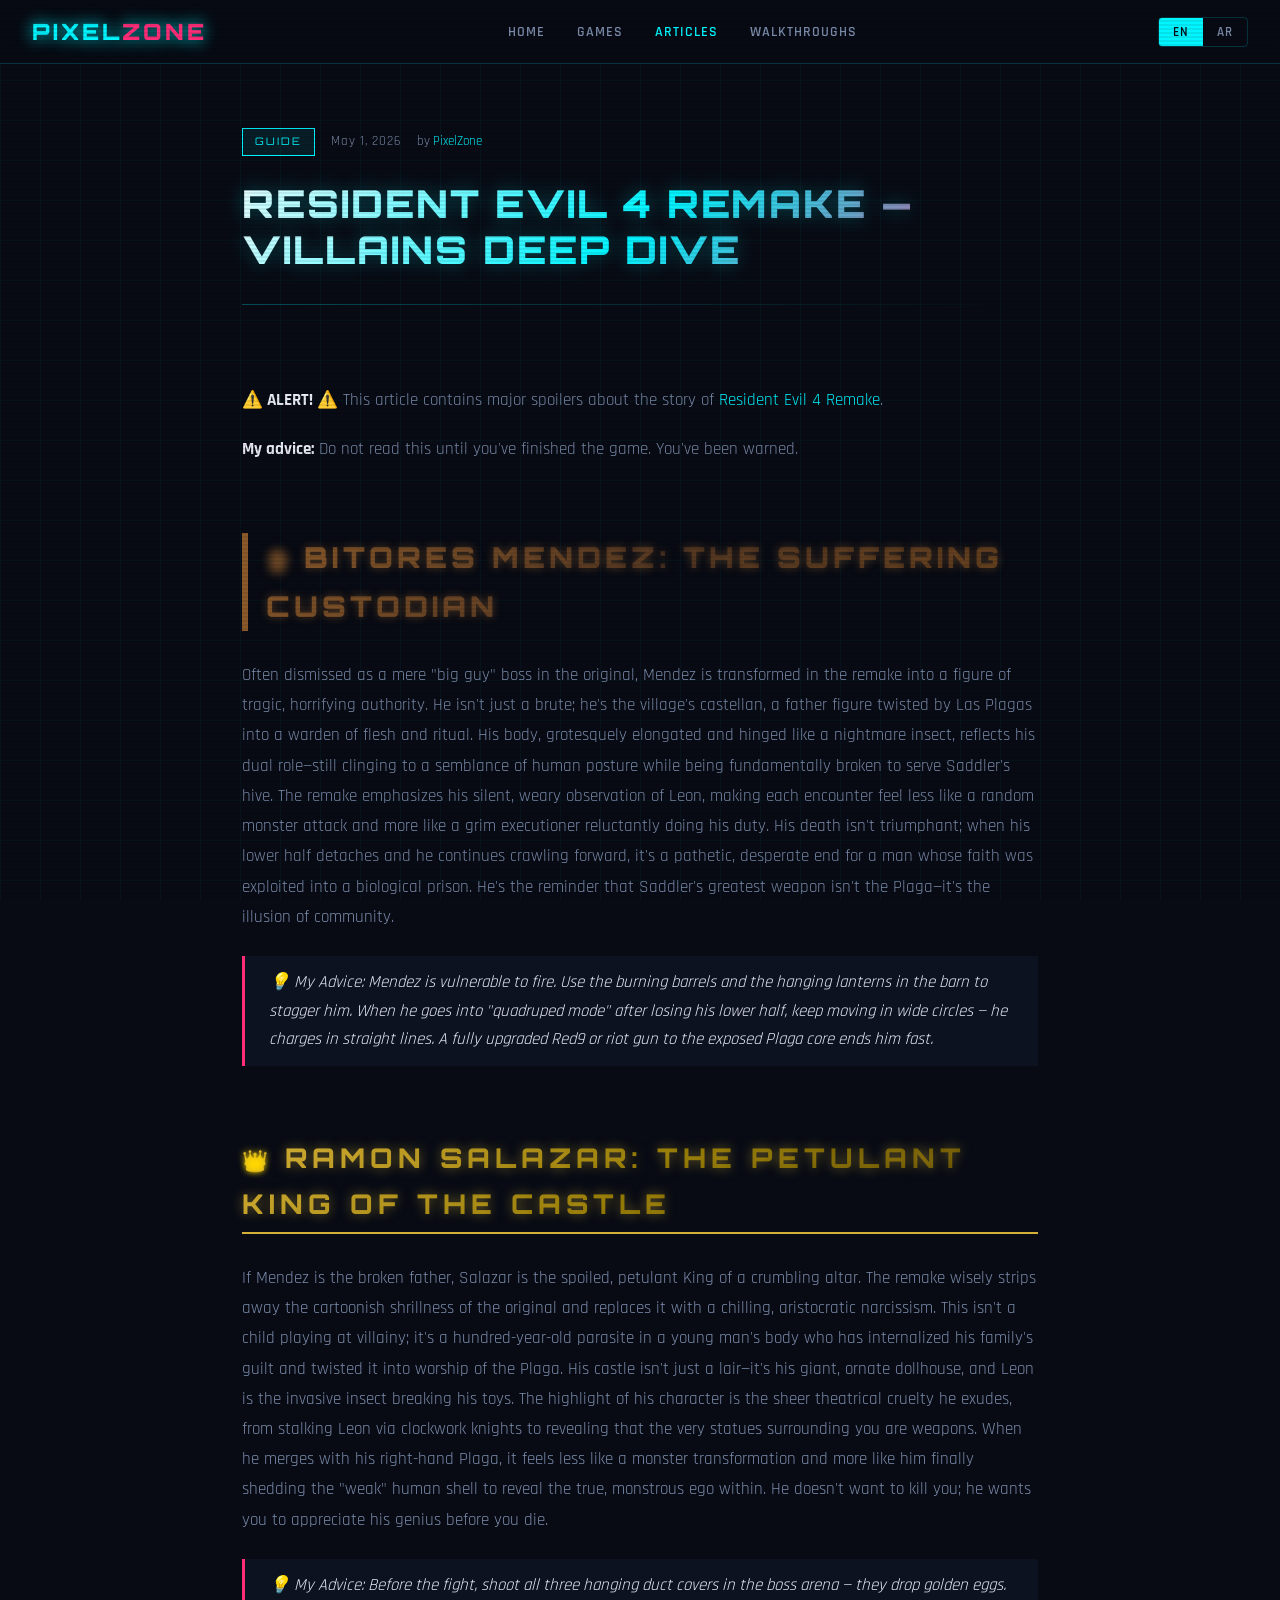
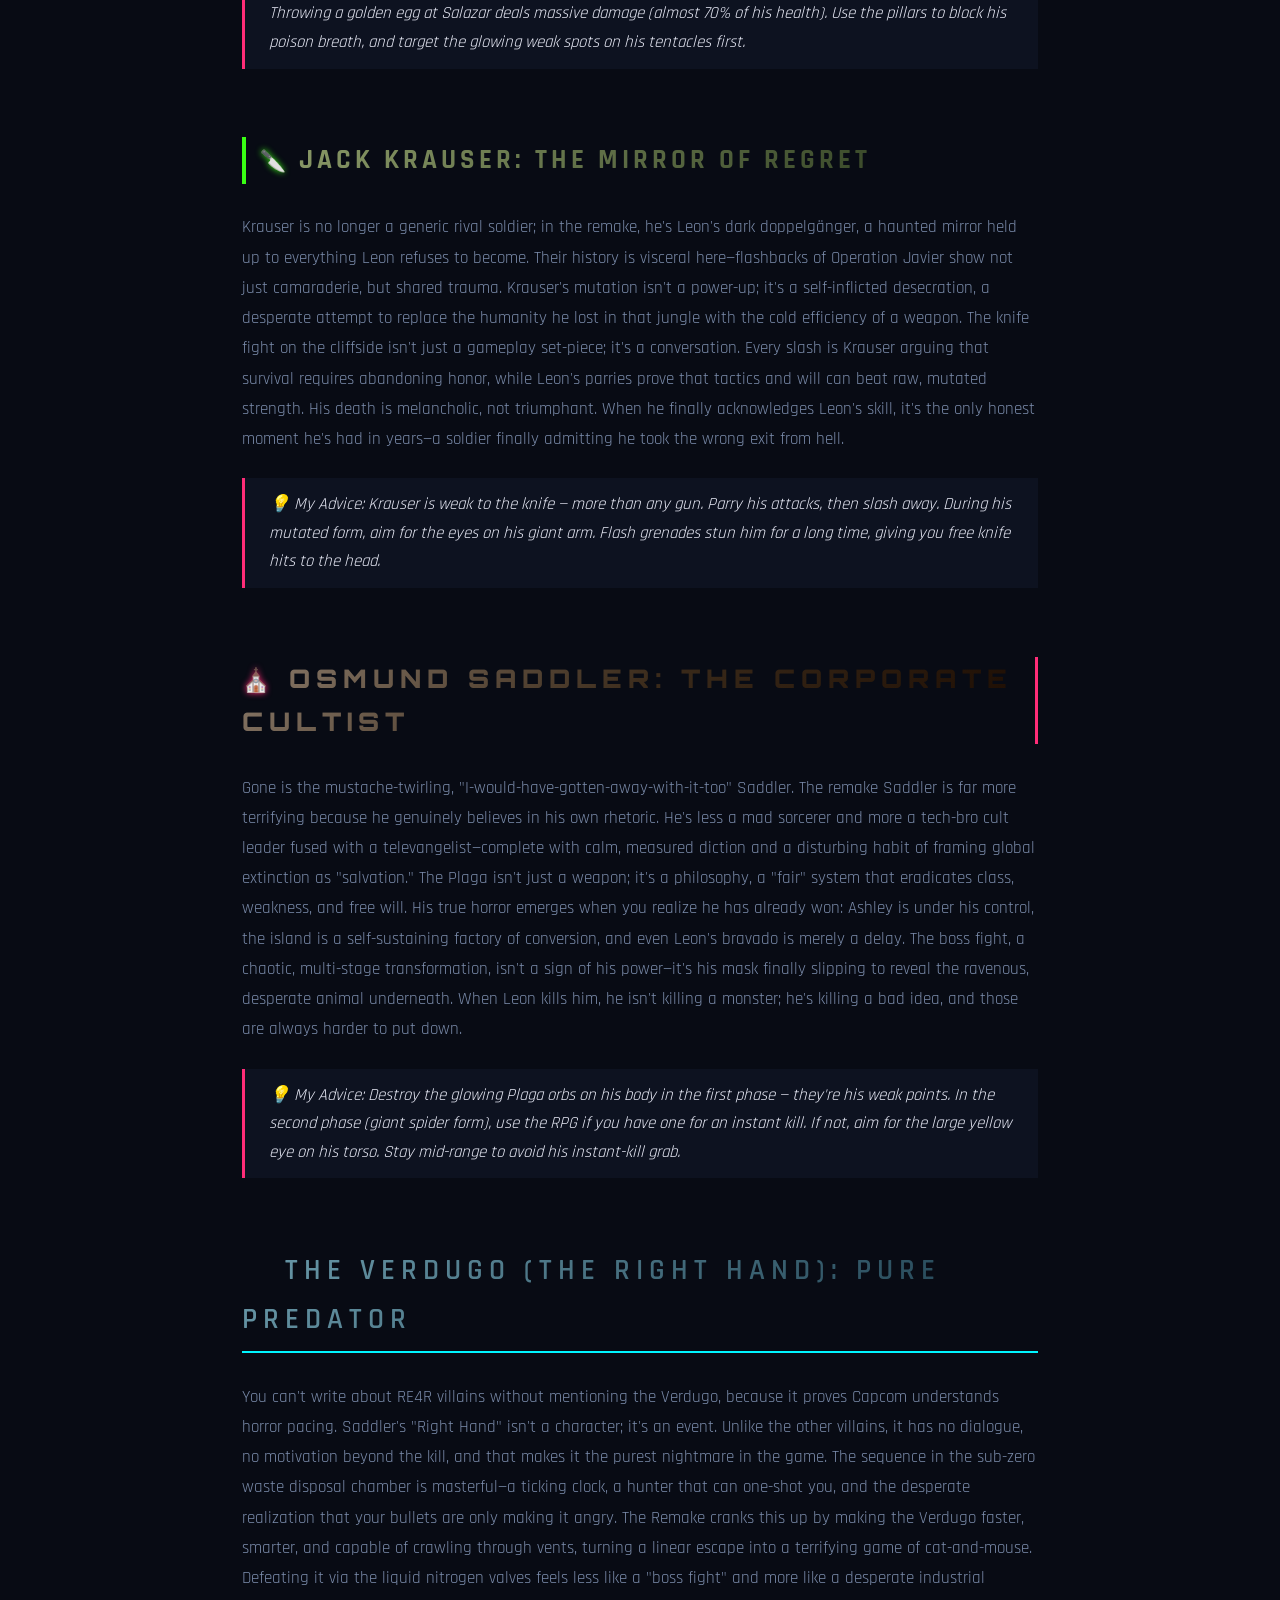
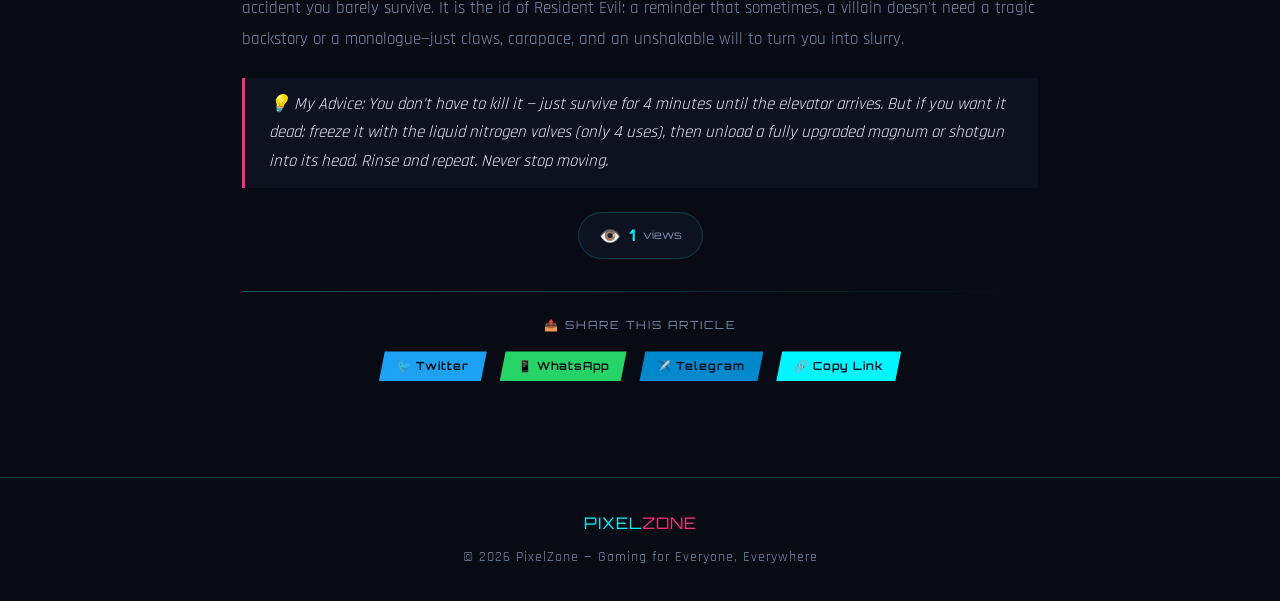
<file: Articles/articles/RE4-Monsters.html>
<!DOCTYPE html>
<html lang="en">
<head>
<meta charset="UTF-8">
<meta name="viewport" content="width=device-width, initial-scale=1.0">
<title>Resident Evil 4 Remake — Villains Deep Dive — PixelZone</title>
<link href="https://fonts.googleapis.com/css2?family=Orbitron:wght@400;700;900&family=Rajdhani:wght@300;400;600&family=Cairo:wght@400;500;600;700&display=swap" rel="stylesheet">
<style>
  *{margin:0;padding:0;box-sizing:border-box}
  :root{
    --neon-cyan:#00f5ff;
    --neon-pink:#ff2d78;
    --neon-green:#39ff14;
    --neon-purple:#bf5fff;
    --bg-dark:#080b14;
    --bg-card:#0d1220;
    --bg-card2:#111827;
    --text-main:#e8eaf6;
    --text-muted:#7a8baa;
    --border-glow:rgba(0,245,255,0.18);
    --zombie-color:#6b8c5c;
    --licker-color:#c44b6c;
    --tyrant-color:#2c3e4e;
    --g-adult-color:#7a2e4a;
    --birkin-color:#b85c1a;
    --ivy-color:#4a7c59;
  }
  body{background:var(--bg-dark);color:var(--text-main);font-family:'Rajdhani','Cairo',sans-serif;min-height:100vh;overflow-x:hidden;line-height:1.7}
  body.lang-ar{font-family:'Cairo','Rajdhani',sans-serif}
  .scanlines{position:fixed;top:0;left:0;width:100%;height:100%;pointer-events:none;background:repeating-linear-gradient(0deg,transparent,transparent 2px,rgba(0,0,0,0.08)2px,rgba(0,0,0,0.08)4px);z-index:999}
  .grid-bg{position:fixed;top:0;left:0;width:100%;height:100%;pointer-events:none;background-image:linear-gradient(rgba(0,245,255,0.04)1px,transparent 1px),linear-gradient(90deg,rgba(0,245,255,0.04)1px,transparent 1px);background-size:40px 40px;z-index:0}

  nav{position:sticky;top:0;z-index:100;background:rgba(8,11,20,0.92);backdrop-filter:blur(12px);border-bottom:1px solid var(--border-glow);padding:0 2rem;display:flex;align-items:center;justify-content:space-between;height:64px;}
  .logo{font-family:'Orbitron',monospace;font-weight:900;font-size:1.4rem;letter-spacing:3px;color:var(--neon-cyan);text-shadow:0 0 16px var(--neon-cyan);text-decoration:none}
  .logo span{color:var(--neon-pink)}
  .nav-links{display:flex;gap:2rem;list-style:none;margin:0 auto;white-space:nowrap;}
  .nav-links a{text-decoration:none;color:var(--text-muted);font-size:0.9rem;letter-spacing:1px;text-transform:uppercase;font-weight:600;transition:color 0.2s}
  .nav-links a:hover,.nav-links a.active{color:var(--neon-cyan)}
  .nav-en{display:inline-block;}
  .nav-ar{display:none;}
  body.lang-ar .nav-en{display:none;}
  body.lang-ar .nav-ar{display:inline-block;color:var(--neon-cyan) !important;}
  body.lang-ar .nav-links a{color:var(--neon-cyan) !important;}
  .lang-toggle{display:flex;border:1px solid var(--border-glow);border-radius:4px;overflow:hidden;position:relative;z-index:101;}
  .lang-btn{padding:6px 14px;font-size:0.8rem;font-family:'Rajdhani','Cairo',sans-serif;font-weight:600;letter-spacing:1px;background:transparent;color:var(--text-muted);border:none;cursor:pointer;transition:all 0.2s}
  .lang-btn.active{background:var(--neon-cyan);color:#080b14}

  .post-hero{position:relative;z-index:1;padding:4rem 2rem 3rem;max-width:860px;margin:0 auto}
  .post-meta-top{display:flex;align-items:center;gap:1rem;margin-bottom:1.5rem;flex-wrap:wrap}
  .post-type-badge{font-family:'Orbitron',monospace;font-size:0.65rem;letter-spacing:2px;padding:4px 12px;border:1px solid}
  .badge-guide{color:var(--neon-cyan);border-color:var(--neon-cyan);background:rgba(0,245,255,0.08)}
  .badge-review{color:var(--neon-pink);border-color:var(--neon-pink);background:rgba(255,45,120,0.08)}
  .badge-news{color:var(--neon-green);border-color:var(--neon-green);background:rgba(57,255,20,0.08)}
  .badge-walkthrough{color:var(--neon-purple);border-color:var(--neon-purple);background:rgba(191,95,255,0.08)}
  .post-date{font-size:0.8rem;color:var(--text-muted);letter-spacing:1px}
  .post-author{font-size:0.8rem;color:var(--text-muted)}
  .post-author span{color:var(--neon-cyan)}
  .post-title{font-family:'Orbitron',monospace;font-size:clamp(1.4rem,4vw,2.4rem);font-weight:900;line-height:1.2;color:var(--text-main);margin-bottom:1.5rem;text-transform:uppercase;background:linear-gradient(135deg,#fff 0%,var(--neon-cyan) 50%,var(--neon-pink) 100%);-webkit-background-clip:text;background-clip:text;color:transparent;text-shadow:0 0 20px rgba(0,245,255,0.3);letter-spacing:2px;}
  .post-title-ar{font-family:'Cairo','Orbitron',monospace;font-size:clamp(1.4rem,4vw,2.4rem);font-weight:900;line-height:1.4;color:var(--text-main);margin-bottom:1.5rem;background:linear-gradient(135deg,#fff 0%,var(--neon-cyan) 50%,var(--neon-pink) 100%);-webkit-background-clip:text;background-clip:text;color:transparent;text-shadow:0 0 20px rgba(255,45,120,0.3);}
  .glow-divider{width:100%;height:1px;background:linear-gradient(90deg,var(--neon-cyan),transparent);margin:2rem 0;opacity:0.3}
  [dir="rtl"] .glow-divider{background:linear-gradient(270deg,var(--neon-cyan),transparent)}
  .post-body{position:relative;z-index:1;max-width:860px;margin:0 auto;padding:0 2rem 5rem}
  .post-body h2{font-family:'Orbitron',monospace;font-size:1.1rem;font-weight:700;color:var(--neon-cyan);margin:2.5rem 0 1rem;letter-spacing:1px}
  .post-body p{color:var(--text-muted);font-size:1.05rem;margin-bottom:1.2rem;line-height:1.8}
  .post-body strong{color:var(--text-main)}
  .post-body em{color:var(--neon-cyan);font-style:normal}
  .post-body ul,.post-body ol{color:var(--text-muted);padding-left:1.5rem;margin-bottom:1.2rem}
  .post-body blockquote{border-left:3px solid var(--neon-pink);padding:0.75rem 1.5rem;background:var(--bg-card);margin:1.5rem 0;color:var(--text-main);font-size:1.05rem;font-style:italic}
  [dir="rtl"] .post-body blockquote{border-left:none;border-right:3px solid var(--neon-pink)}

  /* Monster title styles */
  .monster-mendez-title{font-family:'Orbitron',monospace;font-size:1.8rem;font-weight:900;text-transform:uppercase;background:linear-gradient(135deg,#8b5a2b,#3e2a1f,#5c3a1a);-webkit-background-clip:text;background-clip:text;color:transparent;text-shadow:0 0 8px rgba(139,90,43,0.6);letter-spacing:4px;display:inline-block;border-left:6px solid #8b5a2b;padding-left:18px;margin-top:1.8rem;margin-bottom:0.8rem;}
  .monster-mendez-title::before{content:"🪵 ";font-size:1.2rem;filter:drop-shadow(0 0 4px #8b5a2b);}
  .monster-ramon-title{font-family:'Orbitron',monospace;font-size:1.7rem;font-weight:800;text-transform:uppercase;background:linear-gradient(145deg,#d4af37,#8b7300,#4a3a00);-webkit-background-clip:text;background-clip:text;color:transparent;text-shadow:0 0 12px rgba(212,175,55,0.5);letter-spacing:5px;display:inline-block;border-bottom:2px solid #d4af37;padding-bottom:5px;margin-top:1.8rem;margin-bottom:0.8rem;}
  .monster-ramon-title::before{content:"👑 ";font-size:1.3rem;text-shadow:0 0 6px gold;}
  .monster-krauser-title{font-family:'Rajdhani',monospace;font-size:1.7rem;font-weight:700;text-transform:uppercase;background:linear-gradient(120deg,#8f9e6b,#3a4a2a);-webkit-background-clip:text;background-clip:text;color:transparent;letter-spacing:4px;display:inline-block;border-left:4px solid #39ff14;padding-left:14px;margin-top:1.8rem;margin-bottom:0.8rem;}
  .monster-krauser-title::before{content:"🔪 ";font-size:1.3rem;color:#39ff14;text-shadow:0 0 6px #39ff14;}
  .monster-saddler-title{font-family:'Orbitron',monospace;font-size:1.6rem;font-weight:900;text-transform:uppercase;background:linear-gradient(135deg,#8a7a6a,#3a2a1a,#1a0a00);-webkit-background-clip:text;background-clip:text;color:transparent;letter-spacing:6px;display:inline-block;border-right:3px solid #ff2d78;padding-right:12px;margin-top:1.8rem;margin-bottom:0.8rem;}
  .monster-saddler-title::before{content:"⛪ ";font-size:1.4rem;color:#ff2d78;text-shadow:0 0 6px #ff2d78;}
  .monster-verdugo-title{font-family:'Rajdhani',monospace;font-size:1.8rem;font-weight:600;text-transform:uppercase;background:linear-gradient(135deg,#6a9aaa,#1a3a4a);-webkit-background-clip:text;background-clip:text;color:transparent;letter-spacing:6px;display:inline-block;border-bottom:2px solid var(--neon-cyan);padding-bottom:6px;margin-top:1.8rem;margin-bottom:0.8rem;}
  .monster-verdugo-title::before{content:"🕷️ ";font-size:1.3rem;filter:drop-shadow(0 0 6px cyan);}
  [dir="rtl"] .monster-mendez-title{border-left:none;border-right:6px solid #8b5a2b;padding-left:0;padding-right:18px;}
  [dir="rtl"] .monster-krauser-title{border-left:none;border-right:4px solid #39ff14;padding-left:0;padding-right:14px;}

  /* VIEW COUNTER STYLES */
  .view-counter-section{display:flex;justify-content:center;margin:1.5rem 0 0}
  .view-counter{display:inline-flex;align-items:center;gap:8px;background:var(--bg-card);border:1px solid var(--border-glow);padding:8px 20px;border-radius:40px;font-family:'Orbitron',monospace;font-size:0.85rem;color:var(--text-main)}
  .view-icon{font-size:1.1rem}
  .view-count-display{font-weight:700;color:var(--neon-cyan);font-size:1rem}
  .view-label{color:var(--text-muted);font-size:0.7rem}

  /* SHARE BUTTONS STYLES */
  .share-section{margin:2rem 0 1rem;text-align:center}
  .share-title{font-family:'Orbitron',monospace;font-size:0.7rem;letter-spacing:2px;color:var(--text-muted);margin-bottom:1rem}
  .share-buttons{display:flex;gap:0.8rem;justify-content:center;flex-wrap:wrap}
  .share-btn{font-family:'Orbitron',monospace;font-size:0.7rem;font-weight:600;letter-spacing:1px;padding:8px 18px;border:none;cursor:pointer;transition:all 0.2s;clip-path:polygon(6px 0%,100% 0%,calc(100% - 6px)100%,0%100%);color:#080b14}
  .share-btn:hover{transform:translateY(-2px);filter:brightness(0.9)}
  .share-btn.twitter{background:#1DA1F2}
  .share-btn.whatsapp{background:#25D366}
  .share-btn.telegram{background:#0088cc}
  .share-btn.copy{background:var(--neon-cyan);color:#080b14}

  /* MOBILE STYLES */
  @media (max-width: 768px) {
    .nav-links { position: fixed; top: 64px; left: -100%; width: 80%; max-width: 300px; height: calc(100vh - 64px); background: rgba(8,11,20,0.98); backdrop-filter: blur(16px); flex-direction: column; align-items: center; justify-content: flex-start; padding: 2rem 1rem; gap: 1.5rem; transition: left 0.3s ease; z-index: 1000; border-right: 1px solid var(--border-glow); }
    .nav-links.open { left: 0; }
    .hamburger { display: flex; flex-direction: column; gap: 5px; cursor: pointer; background: none; border: none; padding: 8px; z-index: 1001; }
    .hamburger span { width: 25px; height: 2px; background: var(--neon-cyan); transition: all 0.3s ease; }
    .hamburger.open span:nth-child(1) { transform: rotate(45deg) translate(5px, 5px); }
    .hamburger.open span:nth-child(2) { opacity: 0; }
    .hamburger.open span:nth-child(3) { transform: rotate(-45deg) translate(5px, -5px); }
    .menu-overlay { position: fixed; top: 64px; left: 0; width: 100%; height: calc(100vh - 64px); background: rgba(0,0,0,0.5); z-index: 999; display: none; }
    .menu-overlay.open { display: block; }
    .post-body { padding: 0 1rem 3rem; }
    .post-hero { padding: 2rem 1rem 2rem; }
    .share-btn { padding: 6px 12px; font-size: 0.6rem; }
    .monster-mendez-title, .monster-ramon-title, .monster-krauser-title, .monster-saddler-title, .monster-verdugo-title { font-size: 1.2rem !important; }
  }
  @media (min-width: 769px) { .hamburger, .menu-overlay { display: none; } }
  [dir="rtl"] .nav-links { left: auto; right: -100%; border-right: none; border-left: 1px solid var(--border-glow); }
  [dir="rtl"] .nav-links.open { left: auto; right: 0; }

  footer{position:relative;z-index:1;border-top:1px solid var(--border-glow);padding:2rem;text-align:center;color:var(--text-muted);font-size:0.85rem;letter-spacing:1px}
  .footer-logo{font-family:'Orbitron',monospace;font-size:1rem;color:var(--neon-cyan);margin-bottom:0.5rem}
</style>
<link rel="icon" type="image/x-icon" href="/PixelZone/favicon.ico">
</head>
<body>
<nav>
  <a href="../../index.html" class="logo">PIXEL<span>ZONE</span></a>
  <ul class="nav-links">
    <li><a href="../../index.html"><span class="nav-en">Home</span><span class="nav-ar">الرئيسية</span></a></li>
    <li><a href="../../Games/index.html"><span class="nav-en">Games</span><span class="nav-ar">الألعاب</span></a></li>
    <li><a href="../index.html" class="active"><span class="nav-en">Articles</span><span class="nav-ar">المقالات</span></a></li>
    <li><a href="../../Walkthroughs/index.html"><span class="nav-en">Walkthroughs</span><span class="nav-ar">الشروحات</span></a></li>
  </ul>
  <div class="lang-toggle">
    <button class="lang-btn active" data-lang="en">EN</button>
    <button class="lang-btn" data-lang="ar">AR</button>
  </div>
</nav>

<div class="scanlines"></div>
<div class="grid-bg"></div>

<div class="post-hero">
  <div class="post-meta-top">
    <span class="post-type-badge badge-guide" id="postTypeEn">GUIDE</span>
    <span class="post-type-badge badge-guide" style="display:none" id="postTypeAr">دليل</span>
    <span class="post-date" id="postDateEn">May 1, 2026</span>
    <span class="post-date" style="display:none" id="postDateAr">١ مايو ٢٠٢٦</span>
    <span class="post-author">by <span>PixelZone</span></span>
  </div>

  <h1 class="post-title" id="postTitleEn">Resident Evil 4 Remake — Villains Deep Dive</h1>
  <h1 class="post-title-ar" id="postTitleAr" style="display:none">ريزدنت إيفل 4 ريميك — الغوص في أعماق الأشرار</h1>
  <div class="glow-divider"></div>
</div>

<div class="post-body" id="contentEn">
  <p><strong>⚠️ ALERT! ⚠️</strong> This article contains major spoilers about the story of <em>Resident Evil 4 Remake</em>.</p>
  <p><strong>My advice:</strong> Do not read this until you've finished the game. You've been warned.</p>

  <h2><span class="monster-mendez-title">Bitores Mendez: The Suffering Custodian</span></h2>
  <p>Often dismissed as a mere "big guy" boss in the original, Mendez is transformed in the remake into a figure of tragic, horrifying authority. He isn't just a brute; he's the village's castellan, a father figure twisted by Las Plagas into a warden of flesh and ritual. His body, grotesquely elongated and hinged like a nightmare insect, reflects his dual role—still clinging to a semblance of human posture while being fundamentally broken to serve Saddler's hive. The remake emphasizes his silent, weary observation of Leon, making each encounter feel less like a random monster attack and more like a grim executioner reluctantly doing his duty. His death isn't triumphant; when his lower half detaches and he continues crawling forward, it's a pathetic, desperate end for a man whose faith was exploited into a biological prison. He's the reminder that Saddler's greatest weapon isn't the Plaga—it's the illusion of community.</p>
  <blockquote>💡 My Advice: Mendez is vulnerable to fire. Use the burning barrels and the hanging lanterns in the barn to stagger him. When he goes into "quadruped mode" after losing his lower half, keep moving in wide circles — he charges in straight lines. A fully upgraded Red9 or riot gun to the exposed Plaga core ends him fast.</blockquote>
  
  <h2><span class="monster-ramon-title">Ramon Salazar: The Petulant King of the Castle</span></h2>
  <p>If Mendez is the broken father, Salazar is the spoiled, petulant King of a crumbling altar. The remake wisely strips away the cartoonish shrillness of the original and replaces it with a chilling, aristocratic narcissism. This isn't a child playing at villainy; it's a hundred-year-old parasite in a young man's body who has internalized his family's guilt and twisted it into worship of the Plaga. His castle isn't just a lair—it's his giant, ornate dollhouse, and Leon is the invasive insect breaking his toys. The highlight of his character is the sheer theatrical cruelty he exudes, from stalking Leon via clockwork knights to revealing that the very statues surrounding you are weapons. When he merges with his right-hand Plaga, it feels less like a monster transformation and more like him finally shedding the "weak" human shell to reveal the true, monstrous ego within. He doesn't want to kill you; he wants you to appreciate his genius before you die.</p>
  <blockquote>💡 My Advice: Before the fight, shoot all three hanging duct covers in the boss arena — they drop golden eggs. Throwing a golden egg at Salazar deals massive damage (almost 70% of his health). Use the pillars to block his poison breath, and target the glowing weak spots on his tentacles first.</blockquote>
  
  <h2><span class="monster-krauser-title">Jack Krauser: The Mirror of Regret</span></h2>
  <p>Krauser is no longer a generic rival soldier; in the remake, he's Leon's dark doppelgänger, a haunted mirror held up to everything Leon refuses to become. Their history is visceral here—flashbacks of Operation Javier show not just camaraderie, but shared trauma. Krauser's mutation isn't a power-up; it's a self-inflicted desecration, a desperate attempt to replace the humanity he lost in that jungle with the cold efficiency of a weapon. The knife fight on the cliffside isn't just a gameplay set-piece; it's a conversation. Every slash is Krauser arguing that survival requires abandoning honor, while Leon's parries prove that tactics and will can beat raw, mutated strength. His death is melancholic, not triumphant. When he finally acknowledges Leon's skill, it's the only honest moment he's had in years—a soldier finally admitting he took the wrong exit from hell.</p>
  <blockquote>💡 My Advice: Krauser is weak to the knife — more than any gun. Parry his attacks, then slash away. During his mutated form, aim for the eyes on his giant arm. Flash grenades stun him for a long time, giving you free knife hits to the head.</blockquote>
  
  <h2><span class="monster-saddler-title">Osmund Saddler: The Corporate Cultist</span></h2>
  <p>Gone is the mustache-twirling, "I-would-have-gotten-away-with-it-too" Saddler. The remake Saddler is far more terrifying because he genuinely believes in his own rhetoric. He's less a mad sorcerer and more a tech-bro cult leader fused with a televangelist—complete with calm, measured diction and a disturbing habit of framing global extinction as "salvation." The Plaga isn't just a weapon; it's a philosophy, a "fair" system that eradicates class, weakness, and free will. His true horror emerges when you realize he has already won: Ashley is under his control, the island is a self-sustaining factory of conversion, and even Leon's bravado is merely a delay. The boss fight, a chaotic, multi-stage transformation, isn't a sign of his power—it's his mask finally slipping to reveal the ravenous, desperate animal underneath. When Leon kills him, he isn't killing a monster; he's killing a bad idea, and those are always harder to put down.</p>
  <blockquote>💡 My Advice: Destroy the glowing Plaga orbs on his body in the first phase — they're his weak points. In the second phase (giant spider form), use the RPG if you have one for an instant kill. If not, aim for the large yellow eye on his torso. Stay mid-range to avoid his instant-kill grab.</blockquote>
  
  <h2><span class="monster-verdugo-title">The Verdugo (The Right Hand): Pure Predator</span></h2>
  <p>You can't write about RE4R villains without mentioning the Verdugo, because it proves Capcom understands horror pacing. Saddler's "Right Hand" isn't a character; it's an event. Unlike the other villains, it has no dialogue, no motivation beyond the kill, and that makes it the purest nightmare in the game. The sequence in the sub-zero waste disposal chamber is masterful—a ticking clock, a hunter that can one-shot you, and the desperate realization that your bullets are only making it angry. The Remake cranks this up by making the Verdugo faster, smarter, and capable of crawling through vents, turning a linear escape into a terrifying game of cat-and-mouse. Defeating it via the liquid nitrogen valves feels less like a "boss fight" and more like a desperate industrial accident you barely survive. It is the id of Resident Evil: a reminder that sometimes, a villain doesn't need a tragic backstory or a monologue—just claws, carapace, and an unshakable will to turn you into slurry.</p>
  <blockquote>💡 My Advice: You don't have to kill it — just survive for 4 minutes until the elevator arrives. But if you want it dead: freeze it with the liquid nitrogen valves (only 4 uses), then unload a fully upgraded magnum or shotgun into its head. Rinse and repeat. Never stop moving.</blockquote>

  <div class="view-counter-section">
    <div class="view-counter">
      <span class="view-icon">👁️</span>
      <span class="view-count-display">0</span>
      <span class="view-label">views</span>
    </div>
  </div>

  <div class="share-section">
    <div class="glow-divider" style="margin: 2rem 0 1.5rem;"></div>
    <div class="share-title">📤 SHARE THIS ARTICLE</div>
    <div class="share-buttons">
      <button class="share-btn twitter">🐦 Twitter</button>
      <button class="share-btn whatsapp">📱 WhatsApp</button>
      <button class="share-btn telegram">✈️ Telegram</button>
      <button class="share-btn copy">🔗 Copy Link</button>
    </div>
  </div>
</div>

<div class="post-body" id="contentAr" style="display:none">
  <p><strong>⚠️ تنبيه! ⚠️</strong> يحتوي هذا المقال على حرق لأحداث قصة <em>ريزدنت إيفل 4 ريميك</em>.</p>
  <p><strong>نصيحتي:</strong> لا تقرأ هذا حتى تنهي اللعبة. لقد حذَّرتك.</p>

  <h2><span class="monster-mendez-title">بيتوريس مينديز: الحارس المعذب</span></h2>
  <p>غالبًا ما تم التغاضي عن مينديز باعتباره مجرد زعيم "رجل كبير" في النسخة الأصلية، لكنه تحول في الريميك إلى شخصية ذات سلطة مأساوية مرعبة. إنه ليس مجرد وحش؛ إنه حارس القرية، شخصية أبوية شوهتها لاس بلاغاس لتصبح سجينًا من لحم وطقوس. جسده، الممدد بشكل بشع والمفصل مثل حشرة كابوسية، يعكس دوره المزدوج—لا يزال يتشبث بظل الوضعية البشرية بينما هو محطم بشكل أساسي ليخدم خلية سادلر. يسلط الريميك الضوء على ملاحظته الصامتة والمتعبة للاعب، مما يجعل كل مواجهة تبدو أقل كأنها هجوم وحش عشوائي وأكثر كأنها جلاد كئيب يؤدي واجبه على مضض. موته ليس انتصارًا؛ عندما ينفصل نصفه السفلي ويستمر في الزحف للأمام، إنها نهاية مثيرة للشفقة ويائسة لرجل استُغلت عقيدته لتصبح سجنًا بيولوجيًا. إنه تذكير بأن أعظم أسلحة سادلر ليست البلاغا—بل وهم المجتمع.</p>
  <blockquote>💡 نصيحتي: مينديز ضعيف أمام النار. استخدم البراميل المشتعلة والفوانيس المعلقة في الحظيرة لإرباكه. عندما يتحول إلى "وضع الأربع أرجل" بعد فقدان نصفه السفلي، استمر في التحرك في دوائر واسعة — فهو يهاجم في خطوط مستقيمة. استخدام Red9 مطورة بالكامل أو مسدس رشاش على قلب البلاغا المكشوف ينهيه بسرعة.</blockquote>
  
  <h2><span class="monster-ramon-title">رامون سالازار: الملك المدلل للقلعة</span></h2>
  <p>إذا كان مينديز هو الأب المحطم، فإن سالازار هو الملك المدلل والمتقلب لمذبح متهاوٍ. يجرد الريميك بحكمة الصراخ الكارتوني للنسخة الأصلية ويستبدله بنرجسية أرستقراطية مرعبة. هذا ليس طفلًا يلعب دور الشرير؛ إنه طفيلي عمره مئة عام في جسد رجل شاب استوعب ذنب عائلته ولوّاه إلى عبادة البلاغا. قلعته ليست مجرد وكر—إنها بيت دمى عملاق ومزخرف، وليون هو الحشرة الغازية التي تحطم ألعابه. أبرز ما في شخصيته هو القسوة المسرحية التي ينضح بها، من مطاردته لليون عبر فرسان الساعة إلى الكشف عن أن التماثيل المحيطة بك هي أسلحة. عندما يندمج مع البلاغا اليمنى، لا يبدو هذا كتحول وحش بل كتخليه أخيرًا عن قوقعة الإنسان "الضعيفة" ليكشف عن الأنا الوحشية الحقيقية بالداخل. إنه لا يريد قتلك؛ بل يريدك أن تقدِّر عبقريته قبل أن تموت.</p>
  <blockquote>💡 نصيحتي: قبل القتال، أطلق النار على أغطية مجاري الهواء الثلاثة المعلقة في ساحة الزعيم — ستسقط بيضًا ذهبيًا. رمي بيضة ذهبية على سالازار يسبب ضررًا هائلًا (ما يقرب من 70٪ من صحته). استخدم الأعمدة لصد أنفاسه السامة، واستهدف النقاط الضعيفة المتوهجة على مخالبه أولاً.</blockquote>
  
  <h2><span class="monster-krauser-title">جاك كراوزر: مرآة الندم</span></h2>
  <p>كراوزر لم يعد جنديًا منافسًا عاديًا؛ في الريميك، أصبح نظير ليون المظلم، مرآة مسكونة لكل شيء يرفض ليون أن يصبح عليه. تاريخهما واضح هنا—ذكريات الماضي لعملية خافيير تظهر ليس فقط الزمالة، بل الصدمة المشتركة. طفرة كراوزر ليست تعزيزًا للقوى؛ إنها تدنيس الذات، محاولة يائسة لاستبدال الإنسانية التي فقدها في تلك الغابة بكفاءة السلاح الباردة. معركة السكين على حافة الجرف ليست مجرد مشهد لعب؛ إنها محادثة. كل طعنة هي حجة من كراوزر بأن البقاء يتطلب التخلي عن الشرف، بينما تصديرات ليون تثبت أن التكتيكات والإرادة يمكنهما هزيمة القوة المتحولة الخام. موته حزين، ليس منتصرًا. عندما يعترف أخيرًا بمهارة ليون، إنها اللحظة الصادقة الوحيدة التي مر بها منذ سنوات—جندي يعترف أخيرًا بأنه سلك المخرج الخطأ من الجحيم.</p>
  <blockquote>💡 نصيحتي: كراوزر ضعيف أمام السكين — أكثر من أي سلاح ناري. تصدى لهجماته، ثم انقض بالطعنات. خلال شكله المتحول، استهدف العيون على ذراعه العملاقة. القنابل المضيئة تصعقه لفترة طويلة، مما يمنحك طعنات سكين مجانية على الرأس.</blockquote>
  
  <h2><span class="monster-saddler-title">أوزموند سادلر: عبّادي الشركات</span></h2>
  <p>اختفى سادلر المدعّم بشوارب الكرتون الذي يقول "كنت لأفلت بها أيضًا". سادلر في الريميك مرعب أكثر بكثير لأنه يؤمن حقًا بخطابه الخاص. إنه أقل ساحر مجنون وأكثر زعيم طائفة تقني ممزوج بمبشر تلفزيوني—بخطاب هادئ ومحسوب وعادة مزعجة في تصوير الانقراض العالمي على أنه "خلاص". البلاغا ليست مجرد سلاح؛ إنها فلسفة، نظام "عادل" يستأصل الطبقة والضعف والإرادة الحرة. رعبه الحقيقي يظهر عندما تدرك أنه قد فاز بالفعل: آشلي تحت سيطرته، الجزيرة مصنع مكتفٍ ذاتيًا للتحول، وحتى شجاعة ليون هي مجرد تأخير. معركة الزعيم، التحول الفوضوي متعدد المراحل، ليست علامة على قوته—إنه قناعه الذي ينزلق أخيرًا ليكشف عن الحيوان الجائع واليائس تحته. عندما يقتله ليون، إنه لا يقتل وحشًا؛ إنه يقتل فكرة سيئة، وتلك دائمًا أصعب في القضاء عليها.</p>
  <blockquote>💡 نصيحتي: دمر كرات البلاغا المتوهجة على جسده في المرحلة الأولى — فهي نقاط ضعفه. في المرحلة الثانية (شكل العنكبوت العملاق)، استخدم آر بي جي إذا كان لديك واحد لقتل فوري. إذا لم يكن كذلك، استهدف العين الصفراء الكبيرة على جذعه. ابق في المدى المتوسط لتجنب قبضته القاتلة الفورية.</blockquote>
  
  <h2><span class="monster-verdugo-title">فيردوقو (اليد اليمنى): مفترس خالص</span></h2>
  <p>لا يمكنك الكتابة عن أشرار RE4R دون ذكر فيردوقو، لأنه يثبت أن كابكوم تفهم إيقاع الرعب. "اليد اليمنى" لسادلر ليست شخصية؛ إنه حدث. على عكس الأشرار الآخرين، ليس لديه حوار، ولا دافع وراء القتل، وهذا ما يجعله الكابوس الأكثر نقاءً في اللعبة. التسلسل في غرفة التخلص من النفايات دون الصفر هو تحفة فنية—ساعة موقوتة، صياد يمكنه قتلك بضربة واحدة، والإدراك اليائس بأن رصاصاتك فقط تجعله أكثر غضبًا. يزيد الريميك من هذا بجعل فيردوقو أسرع وأذكى وقادرًا على الزحف عبر الفتحات، محولًا الهروب الخطي إلى لعبة قط وفأر مرعبة. هزيمته عبر صمامات النيتروجين السائل تبدو أقل كـ "معركة زعيم" وأكثر كحادث صناعي يائس بالكاد تنجو منه. إنه الهويس (id) لريزدنت إيفل: تذكير بأنه في بعض الأحيان، الشرير لا يحتاج إلى قصة درامية أو مونولوج—فقط مخالب وهيكل خارجي وإرادة لا تتزعزع لتحويلك إلى حساء.</p>
  <blockquote>💡 نصيحتي: ليس عليك قتله — فقط نج لمدة 4 دقائق حتى يصل المصعد. ولكن إذا أردته ميتًا: جمده بصمامات النيتروجين السائل (يوجد 4 استخدامات فقط)، ثم أفرغ مخزون مسدس ماغنم مطور بالكامل أو بندقية صيد في رأسه. كرر العملية. لا تتوقف عن الحركة أبدًا.</blockquote>
</div>

<footer>
  <div class="footer-logo">PIXEL<span style="color:var(--neon-pink)">ZONE</span></div>
  <p>© 2026 PixelZone — Gaming for Everyone, Everywhere</p>
</footer>

<script>
// ============================================
// VIEW COUNTER
// ============================================
function initViewCounter() {
    let path = window.location.pathname;
    let articleKey = 'view_' + path.replace(/\//g, '_').replace(/[^a-zA-Z0-9_]/g, '_');
    let views = localStorage.getItem(articleKey);
    if (!views) views = 1;
    else views = parseInt(views) + 1;
    localStorage.setItem(articleKey, views);
    document.querySelectorAll('.view-count-display').forEach(span => span.textContent = views.toLocaleString());
    let lang = localStorage.getItem('pixelzoneLang') || 'en';
    document.querySelectorAll('.view-label').forEach(label => label.textContent = lang === 'ar' ? 'مشاهدة' : 'views');
}

// ============================================
// SHARE FUNCTIONS
// ============================================
function shareOnTwitter() {
    let url = encodeURIComponent(window.location.href);
    let title = encodeURIComponent(document.title);
    window.open('https://twitter.com/intent/tweet?text=' + title + '&url=' + url, '_blank', 'width=550,height=420');
}
function shareOnWhatsApp() {
    let url = encodeURIComponent(window.location.href);
    let title = encodeURIComponent(document.title);
    window.open('https://wa.me/?text=' + title + '%20' + url, '_blank', 'width=550,height=420');
}
function shareOnTelegram() {
    let url = encodeURIComponent(window.location.href);
    let title = encodeURIComponent(document.title);
    window.open('https://t.me/share/url?url=' + url + '&text=' + title, '_blank', 'width=550,height=420');
}
async function copyLink() {
    try {
        await navigator.clipboard.writeText(window.location.href);
        let btn = document.querySelector('.share-btn.copy');
        let original = btn.textContent;
        btn.textContent = '✓ COPIED!';
        btn.style.background = '#39ff14';
        setTimeout(() => { btn.textContent = original; btn.style.background = 'var(--neon-cyan)'; }, 2000);
    } catch(e) { alert('Press Ctrl+C to copy'); }
}
function attachShareHandlers() {
    document.querySelectorAll('.share-btn.twitter').forEach(btn => btn.onclick = shareOnTwitter);
    document.querySelectorAll('.share-btn.whatsapp').forEach(btn => btn.onclick = shareOnWhatsApp);
    document.querySelectorAll('.share-btn.telegram').forEach(btn => btn.onclick = shareOnTelegram);
    document.querySelectorAll('.share-btn.copy').forEach(btn => btn.onclick = copyLink);
}

// ============================================
// LANGUAGE TOGGLE
// ============================================
let currentLang = localStorage.getItem('pixelzoneLang') || 'en';
const urlParams = new URLSearchParams(window.location.search);
const urlLang = urlParams.get('lang');
if (urlLang === 'en' || urlLang === 'ar') currentLang = urlLang;

function setLanguage(lang) {
    currentLang = lang;
    localStorage.setItem('pixelzoneLang', lang);
    const url = new URL(window.location.href);
    url.searchParams.set('lang', lang);
    window.history.pushState({}, '', url);
    if (lang === 'ar') {
        document.body.classList.add('lang-ar');
        document.body.setAttribute('dir', 'rtl');
        document.querySelectorAll('.nav-ar').forEach(el => el.style.setProperty('display', 'inline-block', 'important'));
        document.querySelectorAll('.nav-links a').forEach(el => el.style.setProperty('color', '#00f5ff', 'important'));
    } else {
        document.body.classList.remove('lang-ar');
        document.body.setAttribute('dir', 'ltr');
        document.querySelectorAll('.nav-ar').forEach(el => { el.style.display = ''; el.style.color = ''; });
        document.querySelectorAll('.nav-links a').forEach(el => el.style.color = '');
    }
    document.getElementById('contentEn').style.display = lang === 'en' ? 'block' : 'none';
    document.getElementById('contentAr').style.display = lang === 'ar' ? 'block' : 'none';
    document.getElementById('postTitleEn').style.display = lang === 'en' ? 'block' : 'none';
    document.getElementById('postTitleAr').style.display = lang === 'ar' ? 'block' : 'none';
    document.getElementById('postTypeEn').style.display = lang === 'en' ? 'inline-block' : 'none';
    document.getElementById('postTypeAr').style.display = lang === 'ar' ? 'inline-block' : 'none';
    document.getElementById('postDateEn').style.display = lang === 'en' ? 'inline' : 'none';
    document.getElementById('postDateAr').style.display = lang === 'ar' ? 'inline' : 'none';
    document.querySelectorAll('.lang-btn').forEach(btn => btn.classList.toggle('active', btn.getAttribute('data-lang') === lang));
}

document.querySelectorAll('.lang-btn').forEach(btn => btn.addEventListener('click', e => { e.preventDefault(); setLanguage(btn.getAttribute('data-lang')); }));
setLanguage(currentLang);

// ============================================
// MOBILE HAMBURGER MENU
// ============================================
(function() {
    if (document.querySelector('.hamburger')) return;
    const hamburger = document.createElement('button');
    hamburger.className = 'hamburger';
    hamburger.innerHTML = '<span></span><span></span><span></span>';
    const nav = document.querySelector('nav');
    const navLinks = document.querySelector('.nav-links');
    const langToggle = document.querySelector('.lang-toggle');
    if (langToggle) nav.insertBefore(hamburger, langToggle);
    else nav.appendChild(hamburger);
    const overlay = document.createElement('div');
    overlay.className = 'menu-overlay';
    document.body.appendChild(overlay);
    hamburger.onclick = () => {
        navLinks.classList.toggle('open');
        hamburger.classList.toggle('open');
        overlay.classList.toggle('open');
        document.body.style.overflow = navLinks.classList.contains('open') ? 'hidden' : '';
    };
    overlay.onclick = () => {
        navLinks.classList.remove('open');
        hamburger.classList.remove('open');
        overlay.classList.remove('open');
        document.body.style.overflow = '';
    };
    navLinks.querySelectorAll('a').forEach(link => {
        link.onclick = () => {
            navLinks.classList.remove('open');
            hamburger.classList.remove('open');
            overlay.classList.remove('open');
            document.body.style.overflow = '';
        };
    });
})();

if (document.readyState === 'loading') document.addEventListener('DOMContentLoaded', () => { initViewCounter(); attachShareHandlers(); });
else { initViewCounter(); attachShareHandlers(); }
</script>
</body>
</html>
</file>
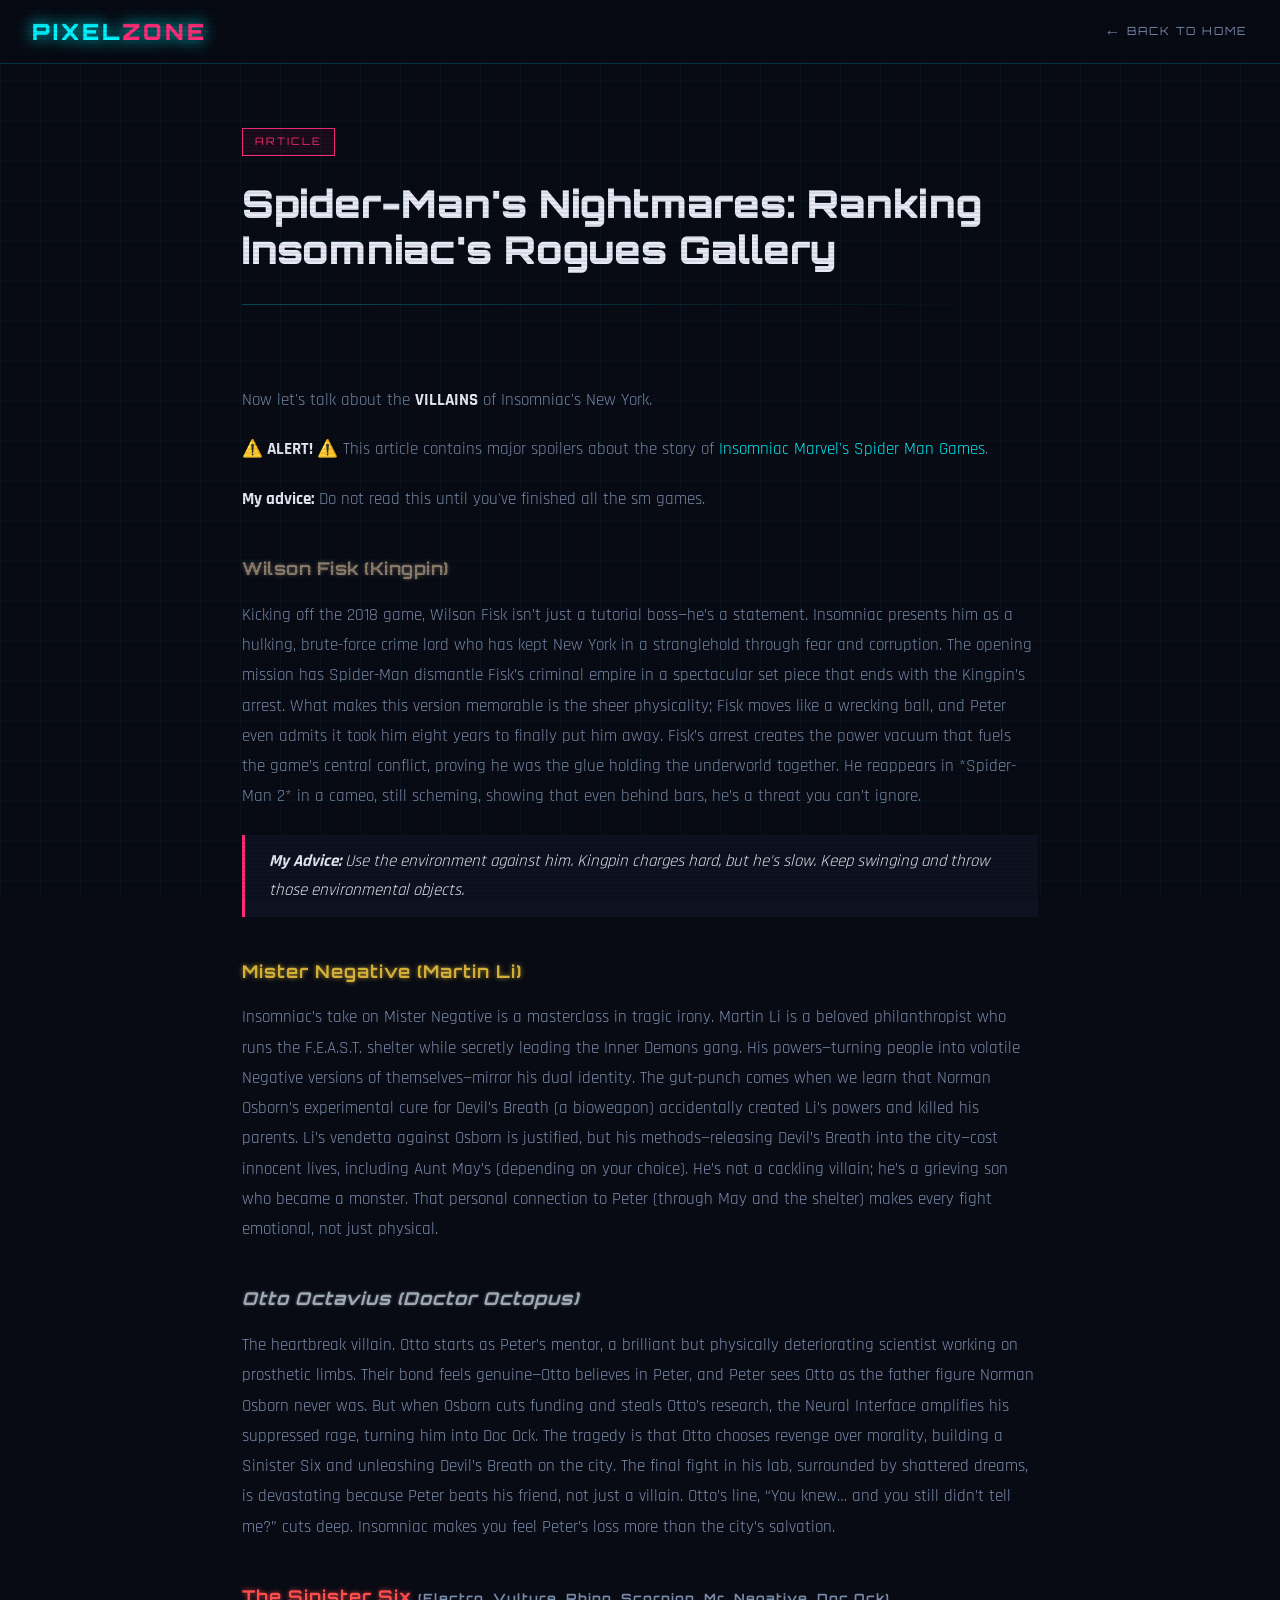
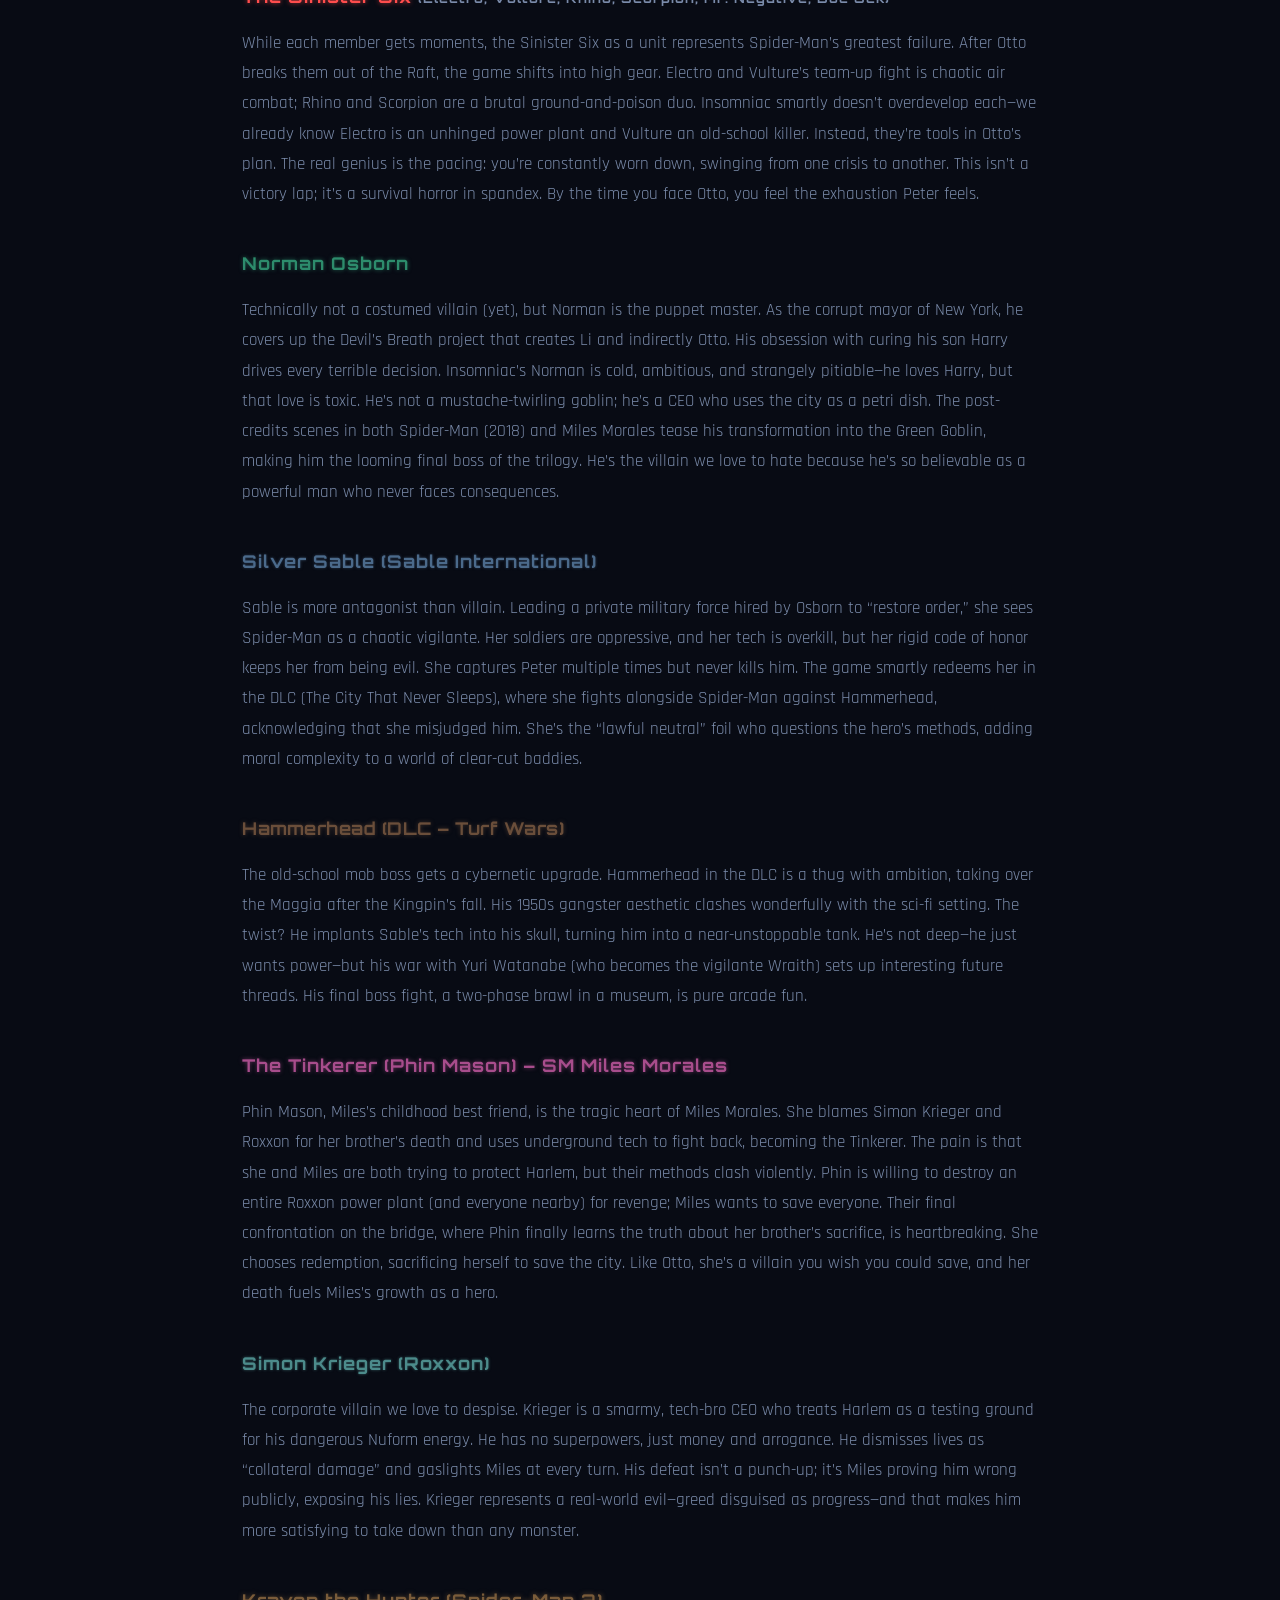
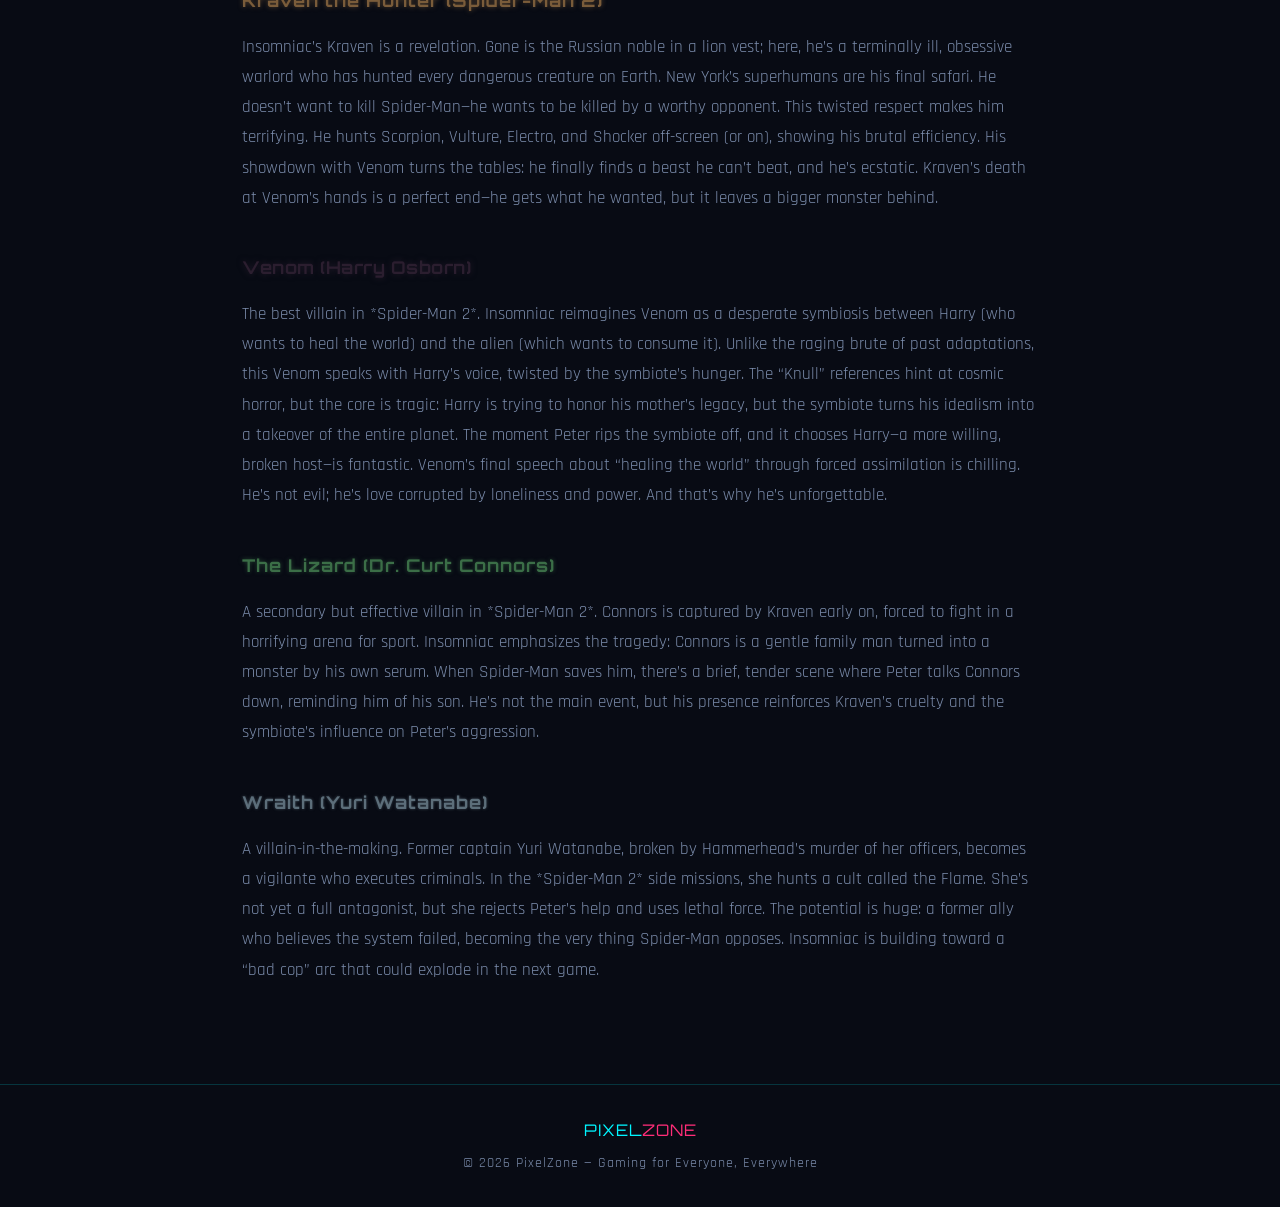
<file: Articles/articles/SM Villains.html>
<!DOCTYPE html>
<html lang="en">
<head>
<meta charset="UTF-8">
<meta name="viewport" content="width=device-width, initial-scale=1.0">
<title id="pageTitle">Blog Post — PixelZone</title>
<link href="https://fonts.googleapis.com/css2?family=Orbitron:wght@400;700;900&family=Rajdhani:wght@300;400;600&display=swap" rel="stylesheet">
<style>
  *{margin:0;padding:0;box-sizing:border-box}
  :root{
    --neon-cyan:#00f5ff;
    --neon-pink:#ff2d78;
    --neon-green:#39ff14;
    --bg-dark:#080b14;
    --bg-card:#0d1220;
    --bg-card2:#111827;
    --text-main:#e8eaf6;
    --text-muted:#7a8baa;
    --border-glow:rgba(0,245,255,0.18);
    /* Spider-Man Villain Colors */
    --kingpin-color:#8b7c6b;
    --negative-color:#d4af37;
    --octavius-color:#a0aab5;
    --sinister-color:#ff4d4d;
    --osborn-color:#2d8c6c;
    --sable-color:#4b6a8b;
    --hammerhead-color:#6a4e3a;
    --tinkerer-color:#a84d8c;
    --krieger-color:#4c8b8b;
    --kraven-color:#7a5c3a;
    --venom-color:#2b1e2f;
    --lizard-color:#3b6e47;
    --wraith-color:#5c6e7a;
  }
  body{background:var(--bg-dark);color:var(--text-main);font-family:'Rajdhani',sans-serif;min-height:100vh;overflow-x:hidden;line-height:1.7}
  .scanlines{position:fixed;top:0;left:0;width:100%;height:100%;pointer-events:none;background:repeating-linear-gradient(0deg,transparent,transparent 2px,rgba(0,0,0,0.08) 2px,rgba(0,0,0,0.08) 4px);z-index:999}
  .grid-bg{position:fixed;top:0;left:0;width:100%;height:100%;pointer-events:none;background-image:linear-gradient(rgba(0,245,255,0.04) 1px,transparent 1px),linear-gradient(90deg,rgba(0,245,255,0.04) 1px,transparent 1px);background-size:40px 40px;z-index:0}

  /* NAV */
  nav{position:sticky;top:0;z-index:100;background:rgba(8,11,20,0.92);backdrop-filter:blur(12px);border-bottom:1px solid var(--border-glow);padding:0 2rem;display:flex;align-items:center;justify-content:space-between;height:64px}
  .logo{font-family:'Orbitron',monospace;font-weight:900;font-size:1.4rem;letter-spacing:3px;color:var(--neon-cyan);text-shadow:0 0 16px var(--neon-cyan);text-decoration:none}
  .logo span{color:var(--neon-pink)}
  .back-btn{display:flex;align-items:center;gap:8px;color:var(--text-muted);font-family:'Orbitron',monospace;font-size:0.7rem;letter-spacing:2px;text-decoration:none;transition:color 0.2s}
  .back-btn:hover{color:var(--neon-cyan)}
  .back-arrow{font-size:1rem}

  /* HERO BANNER */
  .post-hero{position:relative;z-index:1;padding:4rem 2rem 3rem;max-width:860px;margin:0 auto}
  .post-meta-top{display:flex;align-items:center;gap:1rem;margin-bottom:1.5rem;flex-wrap:wrap}
  .post-type-badge{font-family:'Orbitron',monospace;font-size:0.65rem;letter-spacing:2px;padding:4px 12px;border:1px solid}
  .badge-review{color:var(--neon-pink);border-color:var(--neon-pink);background:rgba(255,45,120,0.08)}
  .badge-guide{color:var(--neon-cyan);border-color:var(--neon-cyan);background:rgba(0,245,255,0.08)}
  .badge-news{color:var(--neon-green);border-color:var(--neon-green);background:rgba(57,255,20,0.08)}
  .badge-opinion{color:#b388ff;border-color:#b388ff;background:rgba(179,136,255,0.08)}
  .post-date{font-size:0.8rem;color:var(--text-muted);letter-spacing:1px}
  .post-author{font-size:0.8rem;color:var(--text-muted)}
  .post-author span{color:var(--neon-cyan)}

  .post-title{font-family:'Orbitron',monospace;font-size:clamp(1.4rem,4vw,2.4rem);font-weight:900;line-height:1.2;color:var(--text-main);margin-bottom:1.5rem}

  /* REVIEW SCORE BOX */
  .review-score-box{background:var(--bg-card);border:1px solid var(--border-glow);border-left:3px solid var(--neon-pink);padding:1.5rem 2rem;margin-bottom:2rem;display:flex;align-items:center;gap:2rem;flex-wrap:wrap}
  .score-big{font-family:'Orbitron',monospace;font-size:3rem;font-weight:900;color:var(--neon-pink);text-shadow:0 0 20px rgba(255,45,120,0.5);line-height:1}
  .score-label{font-size:0.7rem;font-family:'Orbitron',monospace;letter-spacing:2px;color:var(--text-muted);margin-top:4px}
  .score-stars{display:flex;gap:4px;margin:0.5rem 0}
  .score-stars span{font-size:1.4rem;color:var(--neon-pink)}
  .score-verdict{font-family:'Orbitron',monospace;font-size:0.85rem;color:var(--text-main);font-weight:700}
  .score-sub{font-size:0.85rem;color:var(--text-muted);margin-top:4px}
  .review-score-box.hidden{display:none}

  /* TAGS */
  .post-tags{display:flex;gap:0.5rem;flex-wrap:wrap;margin-bottom:2rem}
  .post-tag{font-size:0.65rem;font-family:'Orbitron',monospace;letter-spacing:1px;padding:3px 10px;border:1px solid var(--border-glow);color:var(--text-muted)}

  /* DIVIDER */
  .glow-divider{width:100%;height:1px;background:linear-gradient(90deg,var(--neon-cyan),transparent);margin:2rem 0;opacity:0.3}

  /* ARTICLE BODY */
  .post-body{position:relative;z-index:1;max-width:860px;margin:0 auto;padding:0 2rem 5rem}
  .post-body h2{font-family:'Orbitron',monospace;font-size:1.1rem;font-weight:700;color:var(--neon-cyan);margin:2.5rem 0 1rem;letter-spacing:1px}
  .post-body h3{font-family:'Orbitron',monospace;font-size:0.9rem;font-weight:700;color:var(--text-main);margin:2rem 0 0.75rem;letter-spacing:1px}
  .post-body p{color:var(--text-muted);font-size:1.05rem;margin-bottom:1.2rem;line-height:1.8}
  .post-body strong{color:var(--text-main)}
  .post-body em{color:var(--neon-cyan);font-style:normal}
  .post-body ul,.post-body ol{color:var(--text-muted);padding-left:1.5rem;margin-bottom:1.2rem}
  .post-body li{margin-bottom:0.4rem;font-size:1.05rem;line-height:1.7}
  .post-body blockquote{border-left:3px solid var(--neon-pink);padding:0.75rem 1.5rem;background:var(--bg-card);margin:1.5rem 0;color:var(--text-main);font-size:1.05rem;font-style:italic}
  .post-body a{color:var(--neon-cyan);text-decoration:none;border-bottom:1px solid rgba(0,245,255,0.3)}
  .post-body a:hover{border-color:var(--neon-cyan)}
  .post-body img{width:100%;border:1px solid var(--border-glow);margin:1.5rem 0}
  .post-body hr{border:none;border-top:1px solid var(--border-glow);margin:2rem 0}

  /* Villain name styles - unique for each */
  .villain-kingpin{color:var(--kingpin-color);text-shadow:0 0 4px rgba(139,124,107,0.6);font-weight:bold;letter-spacing:0.5px}
  .villain-negative{color:var(--negative-color);text-shadow:0 0 5px rgba(212,175,55,0.7);font-weight:bold}
  .villain-octavius{color:var(--octavius-color);text-shadow:0 0 3px rgba(160,170,181,0.6);font-weight:bold;font-style:italic}
  .villain-sinister{color:var(--sinister-color);text-shadow:0 0 5px rgba(255,77,77,0.7);font-weight:bold;letter-spacing:1px}
  .villain-osborn{color:var(--osborn-color);text-shadow:0 0 4px rgba(45,140,108,0.6);font-weight:bold}
  .villain-sable{color:var(--sable-color);text-shadow:0 0 3px rgba(75,106,139,0.5);font-weight:bold}
  .villain-hammerhead{color:var(--hammerhead-color);text-shadow:0 0 4px rgba(106,78,58,0.6);font-weight:bold;letter-spacing:0.5px}
  .villain-tinkerer{color:var(--tinkerer-color);text-shadow:0 0 4px rgba(168,77,140,0.6);font-weight:bold}
  .villain-krieger{color:var(--krieger-color);text-shadow:0 0 3px rgba(76,139,139,0.6);font-weight:bold}
  .villain-kraven{color:var(--kraven-color);text-shadow:0 0 5px rgba(122,92,58,0.7);font-weight:bold}
  .villain-venom{color:var(--venom-color);text-shadow:0 0 6px rgba(43,30,47,0.8);font-weight:bold;letter-spacing:0.5px}
  .villain-lizard{color:var(--lizard-color);text-shadow:0 0 4px rgba(59,110,71,0.6);font-weight:bold}
  .villain-wraith{color:var(--wraith-color);text-shadow:0 0 3px rgba(92,110,122,0.6);font-weight:bold}

  /* PRO/CON BOX */
  .pro-con-box{display:grid;grid-template-columns:1fr 1fr;gap:1rem;margin:2rem 0}
  .pro-box,.con-box{background:var(--bg-card);border:1px solid var(--border-glow);padding:1.2rem 1.5rem}
  .pro-box{border-top:2px solid var(--neon-green)}
  .con-box{border-top:2px solid var(--neon-pink)}
  .pro-box h4,.con-box h4{font-family:'Orbitron',monospace;font-size:0.7rem;letter-spacing:2px;margin-bottom:0.75rem}
  .pro-box h4{color:var(--neon-green)}
  .con-box h4{color:var(--neon-pink)}
  .pro-box ul,.con-box ul{list-style:none;padding:0}
  .pro-box li,.con-box li{font-size:0.9rem;color:var(--text-muted);padding:3px 0;display:flex;gap:8px;align-items:flex-start}
  .pro-box li::before{content:'✓';color:var(--neon-green);flex-shrink:0}
  .con-box li::before{content:'✗';color:var(--neon-pink);flex-shrink:0}

  /* FOOTER */
  footer{position:relative;z-index:1;border-top:1px solid var(--border-glow);padding:2rem;text-align:center;color:var(--text-muted);font-size:0.85rem;letter-spacing:1px}
  .footer-logo{font-family:'Orbitron',monospace;font-size:1rem;color:var(--neon-cyan);margin-bottom:0.5rem}
</style>
</head>
<body>
<div class="scanlines"></div>
<div class="grid-bg"></div>

<nav>
  <a href="../index.html" class="logo">PIXEL<span>ZONE</span></a>
  <a href="../index.html" class="back-btn"><span class="back-arrow">←</span> BACK TO HOME</a>
</nav>

<div class="post-hero">
  <div class="post-meta-top">
    <span class="post-type-badge badge-review" id="postType">ARTICLE</span>
  </div>

  <h1 class="post-title" id="postTitle">Spider-Man's Nightmares: Ranking Insomniac's Rogues Gallery</h1>

  <div class="glow-divider"></div>
</div>

<div class="post-body">

  <p>Now let's talk about the <strong>VILLAINS</strong> of Insomniac's New York.</p>
  <p><strong>⚠️ ALERT! ⚠️</strong> This article contains major spoilers about the story of <em>Insomniac Marvel's Spider Man Games</em>.</p>
  <p><strong>My advice:</strong> Do not read this until you've finished all the sm games.</p>

  <h2><span class="villain-kingpin">Wilson Fisk (Kingpin)</span></h2>
  <p>Kicking off the 2018 game, Wilson Fisk isn’t just a tutorial boss—he’s a statement. Insomniac presents him as a hulking, brute-force crime lord who has kept New York in a stranglehold through fear and corruption. The opening mission has Spider-Man dismantle Fisk’s criminal empire in a spectacular set piece that ends with the Kingpin’s arrest. What makes this version memorable is the sheer physicality; Fisk moves like a wrecking ball, and Peter even admits it took him eight years to finally put him away. Fisk’s arrest creates the power vacuum that fuels the game’s central conflict, proving he was the glue holding the underworld together. He reappears in *Spider-Man 2* in a cameo, still scheming, showing that even behind bars, he’s a threat you can’t ignore.</p>
  <blockquote><strong>My Advice:</strong> Use the environment against him. Kingpin charges hard, but he's slow. Keep swinging and throw those environmental objects.</blockquote>

  <h2><span class="villain-negative">Mister Negative (Martin Li)</span></h2>
  <p>Insomniac’s take on Mister Negative is a masterclass in tragic irony. Martin Li is a beloved philanthropist who runs the F.E.A.S.T. shelter while secretly leading the Inner Demons gang. His powers—turning people into volatile Negative versions of themselves—mirror his dual identity. The gut-punch comes when we learn that Norman Osborn’s experimental cure for Devil’s Breath (a bioweapon) accidentally created Li’s powers and killed his parents. Li’s vendetta against Osborn is justified, but his methods—releasing Devil’s Breath into the city—cost innocent lives, including Aunt May’s (depending on your choice). He’s not a cackling villain; he’s a grieving son who became a monster. That personal connection to Peter (through May and the shelter) makes every fight emotional, not just physical.</p>
  
  <h2><span class="villain-octavius">Otto Octavius (Doctor Octopus)</span></h2>
  <p>The heartbreak villain. Otto starts as Peter’s mentor, a brilliant but physically deteriorating scientist working on prosthetic limbs. Their bond feels genuine—Otto believes in Peter, and Peter sees Otto as the father figure Norman Osborn never was. But when Osborn cuts funding and steals Otto’s research, the Neural Interface amplifies his suppressed rage, turning him into Doc Ock. The tragedy is that Otto chooses revenge over morality, building a Sinister Six and unleashing Devil’s Breath on the city. The final fight in his lab, surrounded by shattered dreams, is devastating because Peter beats his friend, not just a villain. Otto’s line, “You knew… and you still didn’t tell me?” cuts deep. Insomniac makes you feel Peter’s loss more than the city’s salvation.</p>
  
  <h2><span class="villain-sinister">The Sinister Six</span> <span style="font-size:0.8rem; color:var(--text-muted);">(Electro, Vulture, Rhino, Scorpion, Mr. Negative, Doc Ock)</span></h2>
  <p>While each member gets moments, the Sinister Six as a unit represents Spider-Man’s greatest failure. After Otto breaks them out of the Raft, the game shifts into high gear. Electro and Vulture’s team-up fight is chaotic air combat; Rhino and Scorpion are a brutal ground-and-poison duo. Insomniac smartly doesn’t overdevelop each—we already know Electro is an unhinged power plant and Vulture an old-school killer. Instead, they’re tools in Otto’s plan. The real genius is the pacing: you’re constantly worn down, swinging from one crisis to another. This isn’t a victory lap; it’s a survival horror in spandex. By the time you face Otto, you feel the exhaustion Peter feels.</p>
  
  <h2><span class="villain-osborn">Norman Osborn</span></h2>
  <p>Technically not a costumed villain (yet), but Norman is the puppet master. As the corrupt mayor of New York, he covers up the Devil’s Breath project that creates Li and indirectly Otto. His obsession with curing his son Harry drives every terrible decision. Insomniac’s Norman is cold, ambitious, and strangely pitiable—he loves Harry, but that love is toxic. He’s not a mustache-twirling goblin; he’s a CEO who uses the city as a petri dish. The post-credits scenes in both Spider-Man (2018) and Miles Morales tease his transformation into the Green Goblin, making him the looming final boss of the trilogy. He’s the villain we love to hate because he’s so believable as a powerful man who never faces consequences.</p>
  
  <h2><span class="villain-sable">Silver Sable (Sable International)</span></h2>
  <p>Sable is more antagonist than villain. Leading a private military force hired by Osborn to “restore order,” she sees Spider-Man as a chaotic vigilante. Her soldiers are oppressive, and her tech is overkill, but her rigid code of honor keeps her from being evil. She captures Peter multiple times but never kills him. The game smartly redeems her in the DLC (The City That Never Sleeps), where she fights alongside Spider-Man against Hammerhead, acknowledging that she misjudged him. She’s the “lawful neutral” foil who questions the hero’s methods, adding moral complexity to a world of clear-cut baddies.</p>
  
  <h2><span class="villain-hammerhead">Hammerhead (DLC – Turf Wars)</span></h2>
  <p>The old-school mob boss gets a cybernetic upgrade. Hammerhead in the DLC is a thug with ambition, taking over the Maggia after the Kingpin’s fall. His 1950s gangster aesthetic clashes wonderfully with the sci-fi setting. The twist? He implants Sable’s tech into his skull, turning him into a near-unstoppable tank. He’s not deep—he just wants power—but his war with Yuri Watanabe (who becomes the vigilante Wraith) sets up interesting future threads. His final boss fight, a two-phase brawl in a museum, is pure arcade fun.</p>
  
  <h2><span class="villain-tinkerer">The Tinkerer (Phin Mason) – SM Miles Morales</span></h2>
  <p>Phin Mason, Miles’s childhood best friend, is the tragic heart of Miles Morales. She blames Simon Krieger and Roxxon for her brother’s death and uses underground tech to fight back, becoming the Tinkerer. The pain is that she and Miles are both trying to protect Harlem, but their methods clash violently. Phin is willing to destroy an entire Roxxon power plant (and everyone nearby) for revenge; Miles wants to save everyone. Their final confrontation on the bridge, where Phin finally learns the truth about her brother’s sacrifice, is heartbreaking. She chooses redemption, sacrificing herself to save the city. Like Otto, she’s a villain you wish you could save, and her death fuels Miles’s growth as a hero.</p>
  
  <h2><span class="villain-krieger">Simon Krieger (Roxxon)</span></h2>
  <p>The corporate villain we love to despise. Krieger is a smarmy, tech-bro CEO who treats Harlem as a testing ground for his dangerous Nuform energy. He has no superpowers, just money and arrogance. He dismisses lives as “collateral damage” and gaslights Miles at every turn. His defeat isn’t a punch-up; it’s Miles proving him wrong publicly, exposing his lies. Krieger represents a real-world evil—greed disguised as progress—and that makes him more satisfying to take down than any monster.</p>
  
  <h2><span class="villain-kraven">Kraven the Hunter (Spider-Man 2)</span></h2>
  <p>Insomniac’s Kraven is a revelation. Gone is the Russian noble in a lion vest; here, he’s a terminally ill, obsessive warlord who has hunted every dangerous creature on Earth. New York’s superhumans are his final safari. He doesn’t want to kill Spider-Man—he wants to be killed by a worthy opponent. This twisted respect makes him terrifying. He hunts Scorpion, Vulture, Electro, and Shocker off-screen (or on), showing his brutal efficiency. His showdown with Venom turns the tables: he finally finds a beast he can’t beat, and he’s ecstatic. Kraven’s death at Venom’s hands is a perfect end—he gets what he wanted, but it leaves a bigger monster behind.</p>
  
  <h2><span class="villain-venom">Venom (Harry Osborn)</span></h2>
  <p>The best villain in *Spider-Man 2*. Insomniac reimagines Venom as a desperate symbiosis between Harry (who wants to heal the world) and the alien (which wants to consume it). Unlike the raging brute of past adaptations, this Venom speaks with Harry’s voice, twisted by the symbiote’s hunger. The “Knull” references hint at cosmic horror, but the core is tragic: Harry is trying to honor his mother’s legacy, but the symbiote turns his idealism into a takeover of the entire planet. The moment Peter rips the symbiote off, and it chooses Harry—a more willing, broken host—is fantastic. Venom’s final speech about “healing the world” through forced assimilation is chilling. He’s not evil; he’s love corrupted by loneliness and power. And that’s why he’s unforgettable.</p>
  
  <h2><span class="villain-lizard">The Lizard (Dr. Curt Connors)</span></h2>
  <p>A secondary but effective villain in *Spider-Man 2*. Connors is captured by Kraven early on, forced to fight in a horrifying arena for sport. Insomniac emphasizes the tragedy: Connors is a gentle family man turned into a monster by his own serum. When Spider-Man saves him, there’s a brief, tender scene where Peter talks Connors down, reminding him of his son. He’s not the main event, but his presence reinforces Kraven’s cruelty and the symbiote’s influence on Peter’s aggression.</p>
  
  <h2><span class="villain-wraith">Wraith (Yuri Watanabe)</span></h2>
  <p>A villain-in-the-making. Former captain Yuri Watanabe, broken by Hammerhead’s murder of her officers, becomes a vigilante who executes criminals. In the *Spider-Man 2* side missions, she hunts a cult called the Flame. She’s not yet a full antagonist, but she rejects Peter’s help and uses lethal force. The potential is huge: a former ally who believes the system failed, becoming the very thing Spider-Man opposes. Insomniac is building toward a “bad cop” arc that could explode in the next game.</p>
  
</div>

<footer>
  <div class="footer-logo">PIXEL<span style="color:var(--neon-pink)">ZONE</span></div>
  <p>© 2026 PixelZone — Gaming for Everyone, Everywhere</p>
</footer>

</body>
</html>
</file>
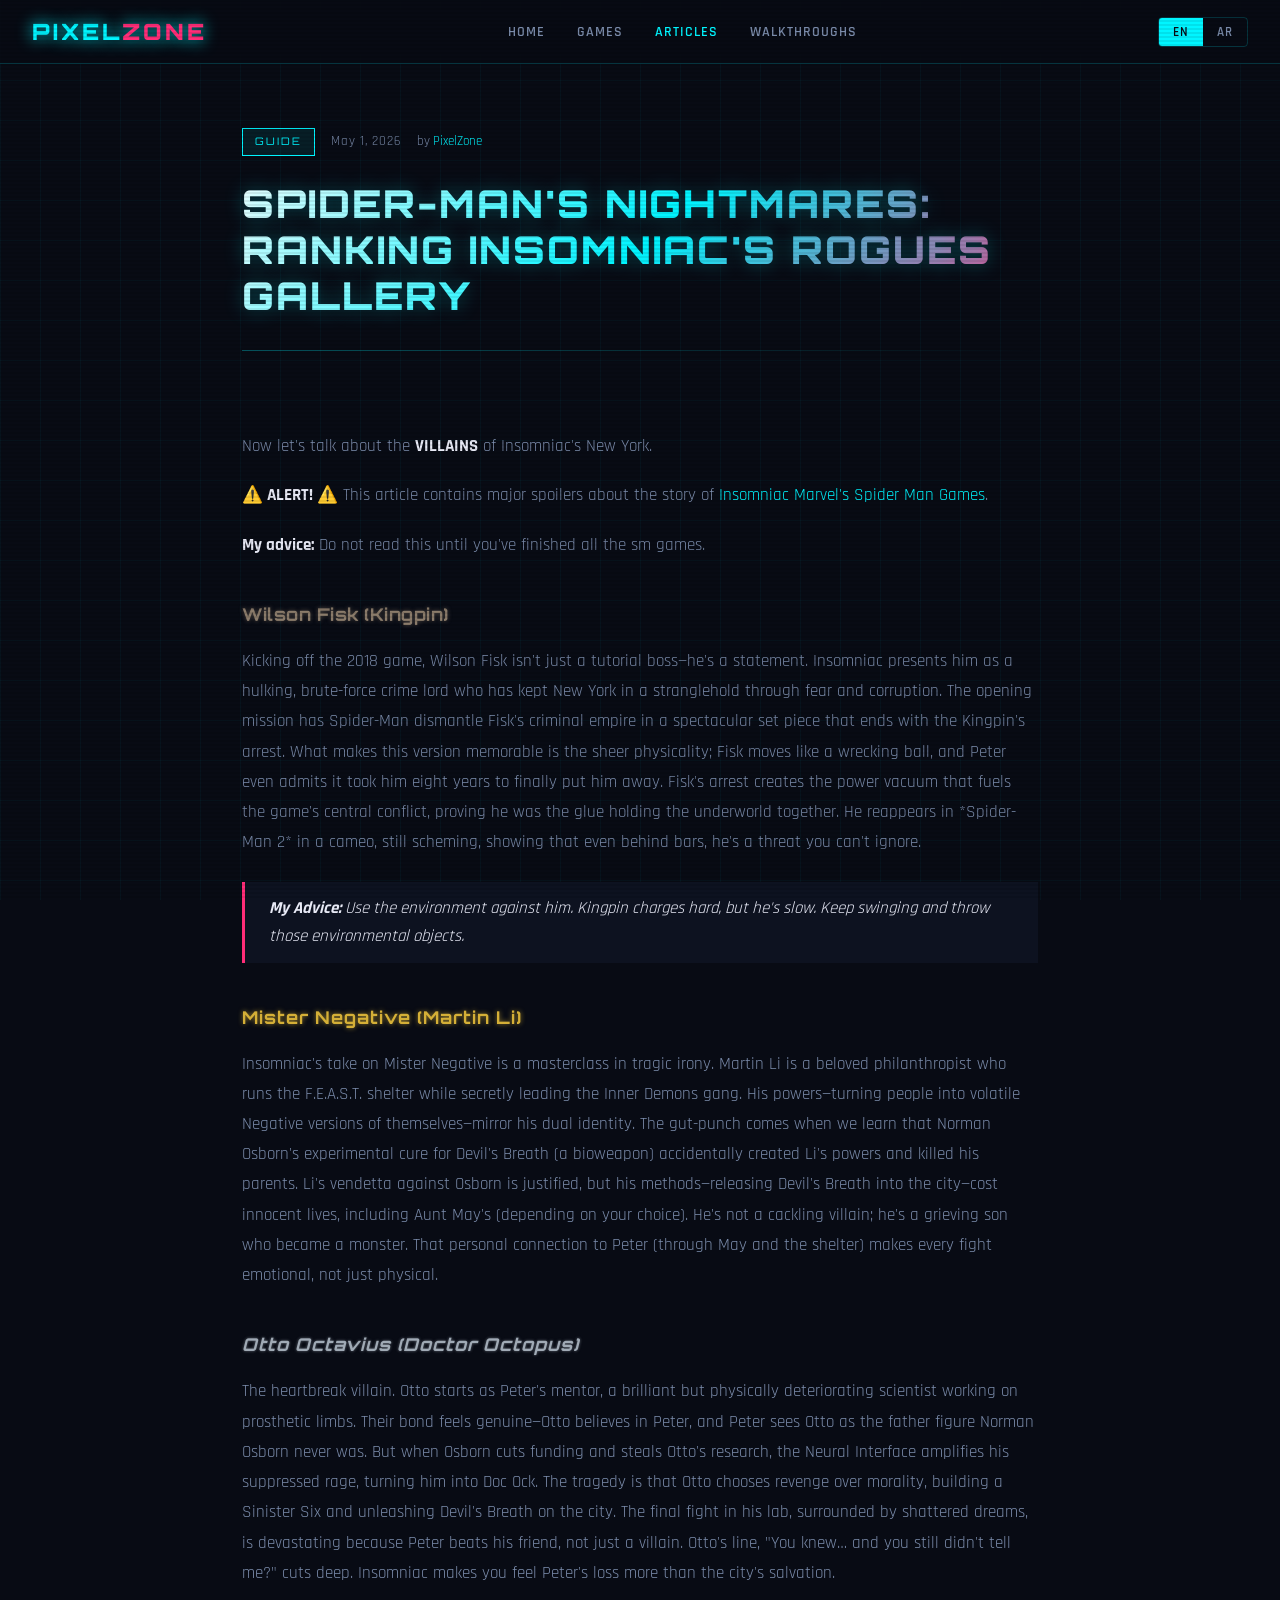
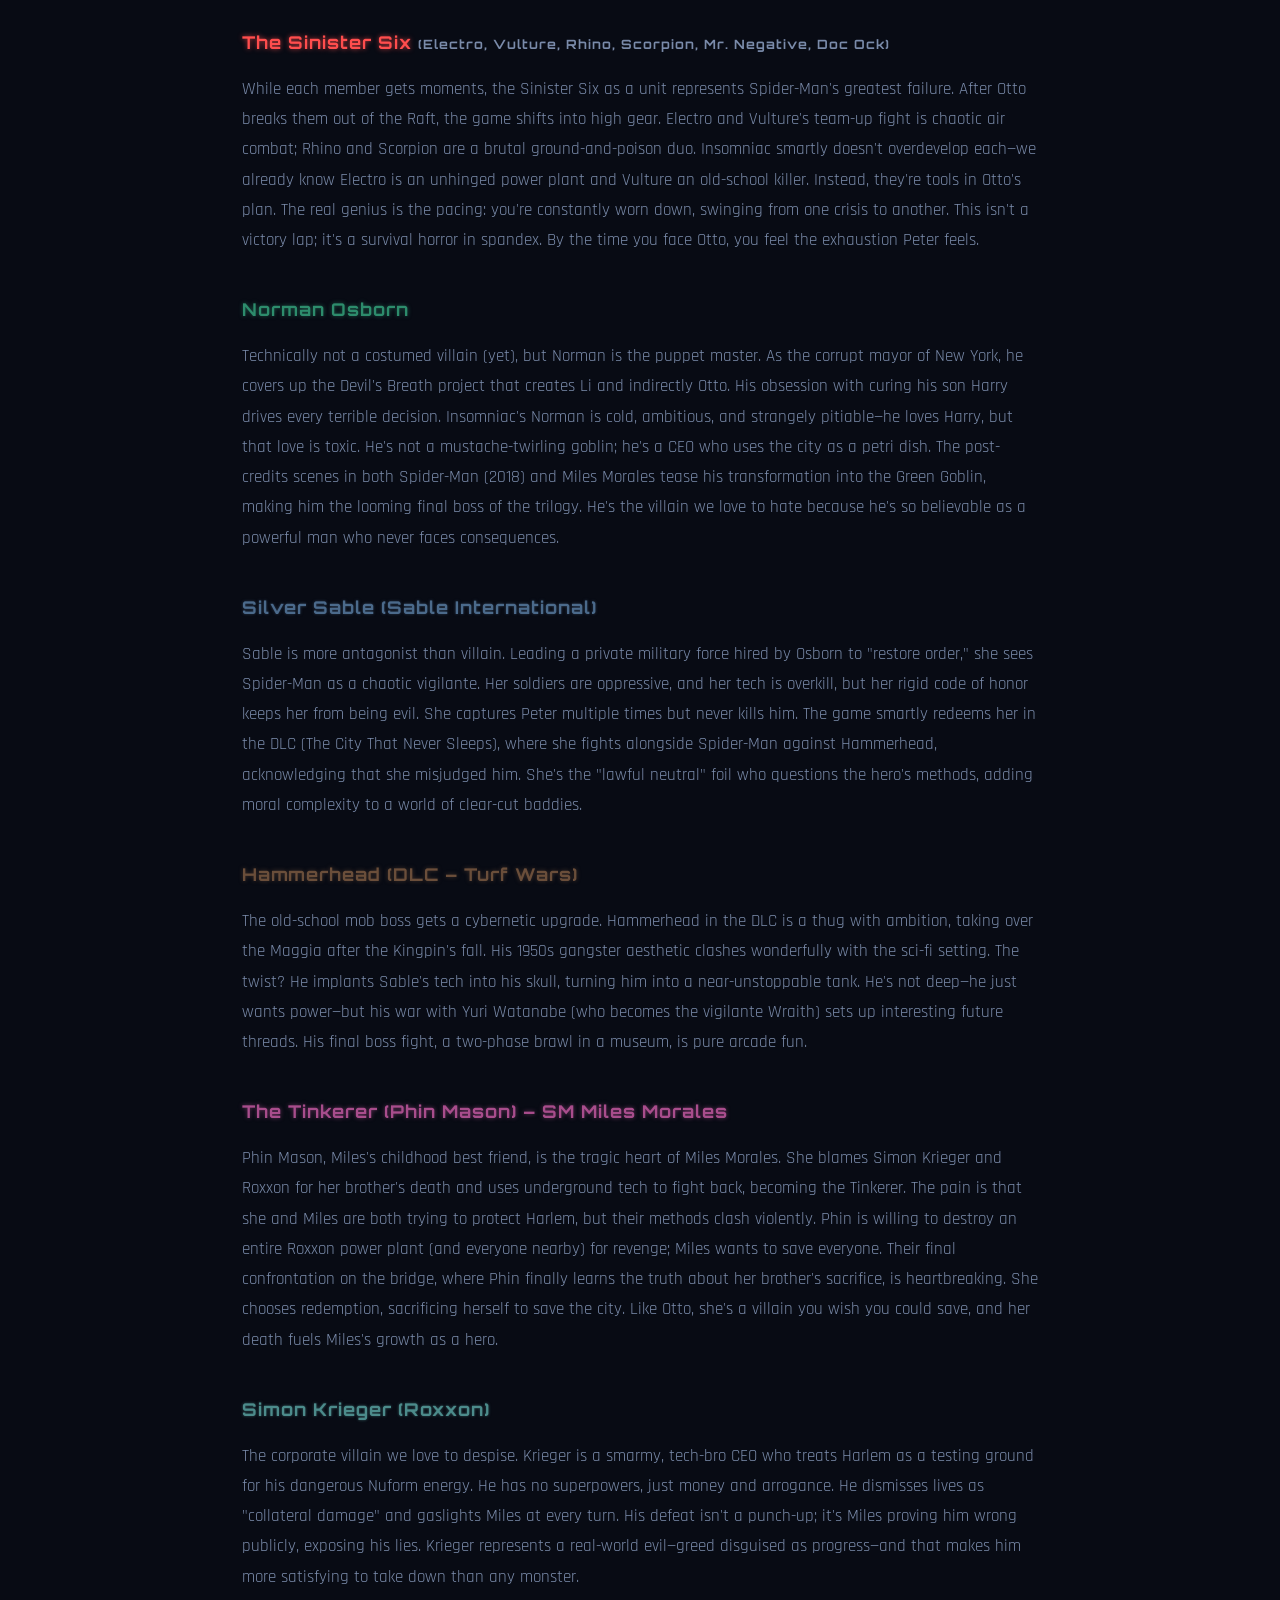
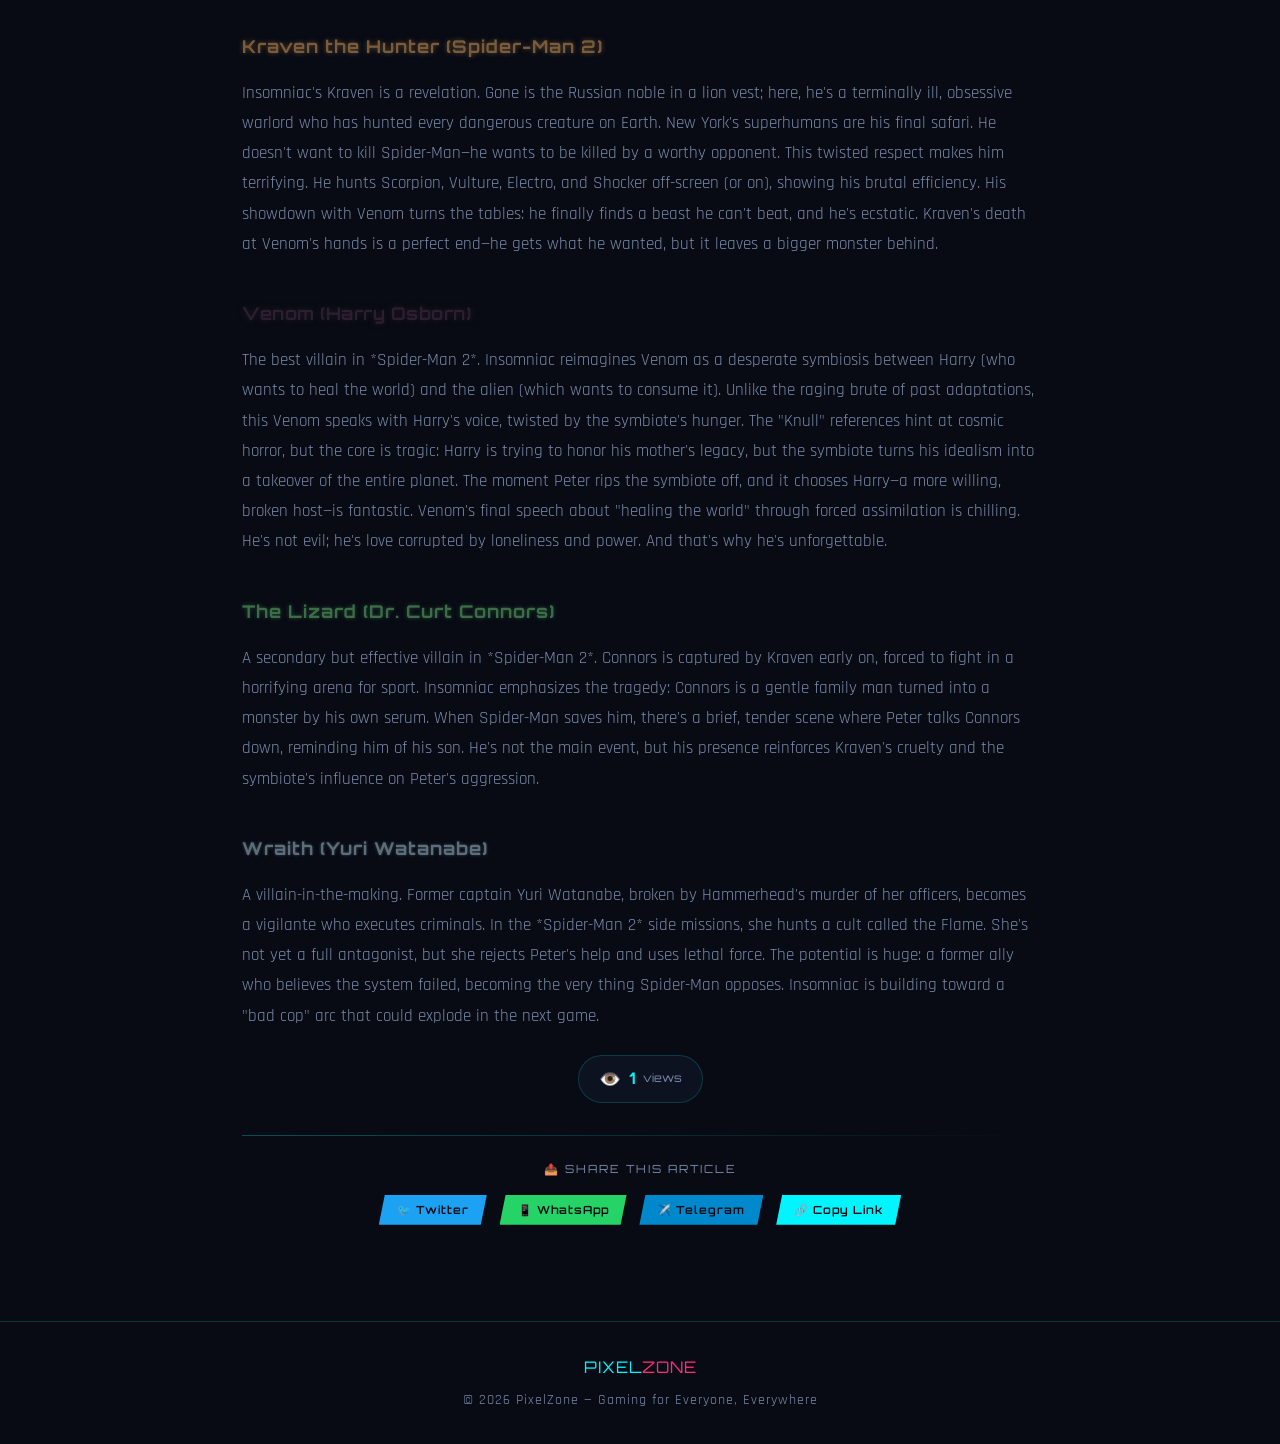
<file: Articles/articles/SM-Villains.html>
<!DOCTYPE html>
<html lang="en">
<head>
<meta charset="UTF-8">
<meta name="viewport" content="width=device-width, initial-scale=1.0">
<title>Spider-Man's Nightmares — Ranking Insomniac's Rogues Gallery — PixelZone</title>
<link href="https://fonts.googleapis.com/css2?family=Orbitron:wght@400;700;900&family=Rajdhani:wght@300;400;600&family=Cairo:wght@400;500;600;700&display=swap" rel="stylesheet">
<style>
  *{margin:0;padding:0;box-sizing:border-box}
  :root{
    --neon-cyan:#00f5ff;
    --neon-pink:#ff2d78;
    --neon-green:#39ff14;
    --neon-purple:#bf5fff;
    --bg-dark:#080b14;
    --bg-card:#0d1220;
    --bg-card2:#111827;
    --text-main:#e8eaf6;
    --text-muted:#7a8baa;
    --border-glow:rgba(0,245,255,0.18);
    --kingpin-color:#8b7c6b;
    --negative-color:#d4af37;
    --octavius-color:#a0aab5;
    --sinister-color:#ff4d4d;
    --osborn-color:#2d8c6c;
    --sable-color:#4b6a8b;
    --hammerhead-color:#6a4e3a;
    --tinkerer-color:#a84d8c;
    --krieger-color:#4c8b8b;
    --kraven-color:#7a5c3a;
    --venom-color:#2b1e2f;
    --lizard-color:#3b6e47;
    --wraith-color:#5c6e7a;
  }
  body{background:var(--bg-dark);color:var(--text-main);font-family:'Rajdhani','Cairo',sans-serif;min-height:100vh;overflow-x:hidden;line-height:1.7}
  body.lang-ar{font-family:'Cairo','Rajdhani',sans-serif}
  .scanlines{position:fixed;top:0;left:0;width:100%;height:100%;pointer-events:none;background:repeating-linear-gradient(0deg,transparent,transparent 2px,rgba(0,0,0,0.08)2px,rgba(0,0,0,0.08)4px);z-index:999}
  .grid-bg{position:fixed;top:0;left:0;width:100%;height:100%;pointer-events:none;background-image:linear-gradient(rgba(0,245,255,0.04)1px,transparent 1px),linear-gradient(90deg,rgba(0,245,255,0.04)1px,transparent 1px);background-size:40px 40px;z-index:0}

  nav{position:sticky;top:0;z-index:100;background:rgba(8,11,20,0.92);backdrop-filter:blur(12px);border-bottom:1px solid var(--border-glow);padding:0 2rem;display:flex;align-items:center;justify-content:space-between;height:64px;}
  .logo{font-family:'Orbitron',monospace;font-weight:900;font-size:1.4rem;letter-spacing:3px;color:var(--neon-cyan);text-shadow:0 0 16px var(--neon-cyan);text-decoration:none}
  .logo span{color:var(--neon-pink)}
  .nav-links{display:flex;gap:2rem;list-style:none;margin:0 auto;white-space:nowrap;}
  .nav-links a{text-decoration:none;color:var(--text-muted);font-size:0.9rem;letter-spacing:1px;text-transform:uppercase;font-weight:600;transition:color 0.2s}
  .nav-links a:hover,.nav-links a.active{color:var(--neon-cyan)}
  .nav-en{display:inline-block;}
  .nav-ar{display:none;}
  body.lang-ar .nav-en{display:none;}
  body.lang-ar .nav-ar{display:inline-block;color:var(--neon-cyan) !important;}
  body.lang-ar .nav-links a{color:var(--neon-cyan) !important;}
  .lang-toggle{display:flex;border:1px solid var(--border-glow);border-radius:4px;overflow:hidden;position:relative;z-index:101;}
  .lang-btn{padding:6px 14px;font-size:0.8rem;font-family:'Rajdhani','Cairo',sans-serif;font-weight:600;letter-spacing:1px;background:transparent;color:var(--text-muted);border:none;cursor:pointer;transition:all 0.2s}
  .lang-btn.active{background:var(--neon-cyan);color:#080b14}

  .post-hero{position:relative;z-index:1;padding:4rem 2rem 3rem;max-width:860px;margin:0 auto}
  .post-meta-top{display:flex;align-items:center;gap:1rem;margin-bottom:1.5rem;flex-wrap:wrap}
  .post-type-badge{font-family:'Orbitron',monospace;font-size:0.65rem;letter-spacing:2px;padding:4px 12px;border:1px solid}
  .badge-guide{color:var(--neon-cyan);border-color:var(--neon-cyan);background:rgba(0,245,255,0.08)}
  .badge-review{color:var(--neon-pink);border-color:var(--neon-pink);background:rgba(255,45,120,0.08)}
  .badge-news{color:var(--neon-green);border-color:var(--neon-green);background:rgba(57,255,20,0.08)}
  .badge-walkthrough{color:var(--neon-purple);border-color:var(--neon-purple);background:rgba(191,95,255,0.08)}
  .post-date{font-size:0.8rem;color:var(--text-muted);letter-spacing:1px}
  .post-author{font-size:0.8rem;color:var(--text-muted)}
  .post-author span{color:var(--neon-cyan)}
  .post-title{font-family:'Orbitron',monospace;font-size:clamp(1.4rem,4vw,2.4rem);font-weight:900;line-height:1.2;color:var(--text-main);margin-bottom:1.5rem;text-transform:uppercase;background:linear-gradient(135deg,#fff 0%,var(--neon-cyan) 50%,var(--neon-pink) 100%);-webkit-background-clip:text;background-clip:text;color:transparent;text-shadow:0 0 20px rgba(0,245,255,0.3);letter-spacing:2px;}
  .post-title-ar{font-family:'Cairo','Orbitron',monospace;font-size:clamp(1.4rem,4vw,2.4rem);font-weight:900;line-height:1.4;color:var(--text-main);margin-bottom:1.5rem;background:linear-gradient(135deg,#fff 0%,var(--neon-cyan) 50%,var(--neon-pink) 100%);-webkit-background-clip:text;background-clip:text;color:transparent;text-shadow:0 0 20px rgba(255,45,120,0.3);}
  .glow-divider{width:100%;height:1px;background:linear-gradient(90deg,var(--neon-cyan),transparent);margin:2rem 0;opacity:0.3}
  [dir="rtl"] .glow-divider{background:linear-gradient(270deg,var(--neon-cyan),transparent)}
  .post-body{position:relative;z-index:1;max-width:860px;margin:0 auto;padding:0 2rem 5rem}
  .post-body h2{font-family:'Orbitron',monospace;font-size:1.1rem;font-weight:700;color:var(--neon-cyan);margin:2.5rem 0 1rem;letter-spacing:1px}
  .post-body p{color:var(--text-muted);font-size:1.05rem;margin-bottom:1.2rem;line-height:1.8}
  .post-body strong{color:var(--text-main)}
  .post-body em{color:var(--neon-cyan);font-style:normal}
  .post-body ul,.post-body ol{color:var(--text-muted);padding-left:1.5rem;margin-bottom:1.2rem}
  .post-body blockquote{border-left:3px solid var(--neon-pink);padding:0.75rem 1.5rem;background:var(--bg-card);margin:1.5rem 0;color:var(--text-main);font-size:1.05rem;font-style:italic}
  [dir="rtl"] .post-body blockquote{border-left:none;border-right:3px solid var(--neon-pink)}

  /* Villain styles */
  .villain-kingpin{color:var(--kingpin-color);text-shadow:0 0 4px rgba(139,124,107,0.6);font-weight:bold;letter-spacing:0.5px}
  .villain-negative{color:var(--negative-color);text-shadow:0 0 5px rgba(212,175,55,0.7);font-weight:bold}
  .villain-octavius{color:var(--octavius-color);text-shadow:0 0 3px rgba(160,170,181,0.6);font-weight:bold;font-style:italic}
  .villain-sinister{color:var(--sinister-color);text-shadow:0 0 5px rgba(255,77,77,0.7);font-weight:bold;letter-spacing:1px}
  .villain-osborn{color:var(--osborn-color);text-shadow:0 0 4px rgba(45,140,108,0.6);font-weight:bold}
  .villain-sable{color:var(--sable-color);text-shadow:0 0 3px rgba(75,106,139,0.5);font-weight:bold}
  .villain-hammerhead{color:var(--hammerhead-color);text-shadow:0 0 4px rgba(106,78,58,0.6);font-weight:bold}
  .villain-tinkerer{color:var(--tinkerer-color);text-shadow:0 0 4px rgba(168,77,140,0.6);font-weight:bold}
  .villain-krieger{color:var(--krieger-color);text-shadow:0 0 3px rgba(76,139,139,0.6);font-weight:bold}
  .villain-kraven{color:var(--kraven-color);text-shadow:0 0 5px rgba(122,92,58,0.7);font-weight:bold}
  .villain-venom{color:var(--venom-color);text-shadow:0 0 6px rgba(43,30,47,0.8);font-weight:bold;letter-spacing:0.5px}
  .villain-lizard{color:var(--lizard-color);text-shadow:0 0 4px rgba(59,110,71,0.6);font-weight:bold}
  .villain-wraith{color:var(--wraith-color);text-shadow:0 0 3px rgba(92,110,122,0.6);font-weight:bold}

  /* VIEW COUNTER STYLES */
  .view-counter-section{display:flex;justify-content:center;margin:1.5rem 0 0}
  .view-counter{display:inline-flex;align-items:center;gap:8px;background:var(--bg-card);border:1px solid var(--border-glow);padding:8px 20px;border-radius:40px;font-family:'Orbitron',monospace;font-size:0.85rem;color:var(--text-main)}
  .view-icon{font-size:1.1rem}
  .view-count-display{font-weight:700;color:var(--neon-cyan);font-size:1rem}
  .view-label{color:var(--text-muted);font-size:0.7rem}

  /* SHARE BUTTONS STYLES */
  .share-section{margin:2rem 0 1rem;text-align:center}
  .share-title{font-family:'Orbitron',monospace;font-size:0.7rem;letter-spacing:2px;color:var(--text-muted);margin-bottom:1rem}
  .share-buttons{display:flex;gap:0.8rem;justify-content:center;flex-wrap:wrap}
  .share-btn{font-family:'Orbitron',monospace;font-size:0.7rem;font-weight:600;letter-spacing:1px;padding:8px 18px;border:none;cursor:pointer;transition:all 0.2s;clip-path:polygon(6px 0%,100% 0%,calc(100% - 6px)100%,0%100%);color:#080b14}
  .share-btn:hover{transform:translateY(-2px);filter:brightness(0.9)}
  .share-btn.twitter{background:#1DA1F2}
  .share-btn.whatsapp{background:#25D366}
  .share-btn.telegram{background:#0088cc}
  .share-btn.copy{background:var(--neon-cyan);color:#080b14}

  /* MOBILE STYLES */
  @media (max-width: 768px) {
    .nav-links { position: fixed; top: 64px; left: -100%; width: 80%; max-width: 300px; height: calc(100vh - 64px); background: rgba(8,11,20,0.98); backdrop-filter: blur(16px); flex-direction: column; align-items: center; justify-content: flex-start; padding: 2rem 1rem; gap: 1.5rem; transition: left 0.3s ease; z-index: 1000; border-right: 1px solid var(--border-glow); }
    .nav-links.open { left: 0; }
    .hamburger { display: flex; flex-direction: column; gap: 5px; cursor: pointer; background: none; border: none; padding: 8px; z-index: 1001; }
    .hamburger span { width: 25px; height: 2px; background: var(--neon-cyan); transition: all 0.3s ease; }
    .hamburger.open span:nth-child(1) { transform: rotate(45deg) translate(5px, 5px); }
    .hamburger.open span:nth-child(2) { opacity: 0; }
    .hamburger.open span:nth-child(3) { transform: rotate(-45deg) translate(5px, -5px); }
    .menu-overlay { position: fixed; top: 64px; left: 0; width: 100%; height: calc(100vh - 64px); background: rgba(0,0,0,0.5); z-index: 999; display: none; }
    .menu-overlay.open { display: block; }
    .post-body { padding: 0 1rem 3rem; }
    .post-hero { padding: 2rem 1rem 2rem; }
    .share-btn { padding: 6px 12px; font-size: 0.6rem; }
  }
  @media (min-width: 769px) { .hamburger, .menu-overlay { display: none; } }
  [dir="rtl"] .nav-links { left: auto; right: -100%; border-right: none; border-left: 1px solid var(--border-glow); }
  [dir="rtl"] .nav-links.open { left: auto; right: 0; }

  footer{position:relative;z-index:1;border-top:1px solid var(--border-glow);padding:2rem;text-align:center;color:var(--text-muted);font-size:0.85rem;letter-spacing:1px}
  .footer-logo{font-family:'Orbitron',monospace;font-size:1rem;color:var(--neon-cyan);margin-bottom:0.5rem}
</style>
<link rel="icon" type="image/x-icon" href="/PixelZone/favicon.ico">
</head>
<body>
<nav>
  <a href="../../index.html" class="logo">PIXEL<span>ZONE</span></a>
  <ul class="nav-links">
    <li><a href="../../index.html"><span class="nav-en">Home</span><span class="nav-ar">الرئيسية</span></a></li>
    <li><a href="../../Games/index.html"><span class="nav-en">Games</span><span class="nav-ar">الألعاب</span></a></li>
    <li><a href="../index.html" class="active"><span class="nav-en">Articles</span><span class="nav-ar">المقالات</span></a></li>
    <li><a href="../../Walkthroughs/index.html"><span class="nav-en">Walkthroughs</span><span class="nav-ar">الشروحات</span></a></li>
  </ul>
  <div class="lang-toggle">
    <button class="lang-btn active" data-lang="en">EN</button>
    <button class="lang-btn" data-lang="ar">AR</button>
  </div>
</nav>

<div class="scanlines"></div>
<div class="grid-bg"></div>

<div class="post-hero">
  <div class="post-meta-top">
    <span class="post-type-badge badge-guide" id="postTypeEn">GUIDE</span>
    <span class="post-type-badge badge-guide" style="display:none" id="postTypeAr">دليل</span>
    <span class="post-date" id="postDateEn">May 1, 2026</span>
    <span class="post-date" style="display:none" id="postDateAr">١ مايو ٢٠٢٦</span>
    <span class="post-author">by <span>PixelZone</span></span>
  </div>

  <h1 class="post-title" id="postTitleEn">Spider-Man's Nightmares: Ranking Insomniac's Rogues Gallery</h1>
  <h1 class="post-title-ar" id="postTitleAr" style="display:none">كوابيس سبايدر مان: ترتيب قائمة أشرار إنسومنياك</h1>
  <div class="glow-divider"></div>
</div>

<div class="post-body" id="contentEn">
  <p>Now let's talk about the <strong>VILLAINS</strong> of Insomniac's New York.</p>
  <p><strong>⚠️ ALERT! ⚠️</strong> This article contains major spoilers about the story of <em>Insomniac Marvel's Spider Man Games</em>.</p>
  <p><strong>My advice:</strong> Do not read this until you've finished all the sm games.</p>

  <h2><span class="villain-kingpin">Wilson Fisk (Kingpin)</span></h2>
  <p>Kicking off the 2018 game, Wilson Fisk isn't just a tutorial boss—he's a statement. Insomniac presents him as a hulking, brute-force crime lord who has kept New York in a stranglehold through fear and corruption. The opening mission has Spider-Man dismantle Fisk's criminal empire in a spectacular set piece that ends with the Kingpin's arrest. What makes this version memorable is the sheer physicality; Fisk moves like a wrecking ball, and Peter even admits it took him eight years to finally put him away. Fisk's arrest creates the power vacuum that fuels the game's central conflict, proving he was the glue holding the underworld together. He reappears in *Spider-Man 2* in a cameo, still scheming, showing that even behind bars, he's a threat you can't ignore.</p>
  <blockquote><strong>My Advice:</strong> Use the environment against him. Kingpin charges hard, but he's slow. Keep swinging and throw those environmental objects.</blockquote>

  <h2><span class="villain-negative">Mister Negative (Martin Li)</span></h2>
  <p>Insomniac's take on Mister Negative is a masterclass in tragic irony. Martin Li is a beloved philanthropist who runs the F.E.A.S.T. shelter while secretly leading the Inner Demons gang. His powers—turning people into volatile Negative versions of themselves—mirror his dual identity. The gut-punch comes when we learn that Norman Osborn's experimental cure for Devil's Breath (a bioweapon) accidentally created Li's powers and killed his parents. Li's vendetta against Osborn is justified, but his methods—releasing Devil's Breath into the city—cost innocent lives, including Aunt May's (depending on your choice). He's not a cackling villain; he's a grieving son who became a monster. That personal connection to Peter (through May and the shelter) makes every fight emotional, not just physical.</p>
  
  <h2><span class="villain-octavius">Otto Octavius (Doctor Octopus)</span></h2>
  <p>The heartbreak villain. Otto starts as Peter's mentor, a brilliant but physically deteriorating scientist working on prosthetic limbs. Their bond feels genuine—Otto believes in Peter, and Peter sees Otto as the father figure Norman Osborn never was. But when Osborn cuts funding and steals Otto's research, the Neural Interface amplifies his suppressed rage, turning him into Doc Ock. The tragedy is that Otto chooses revenge over morality, building a Sinister Six and unleashing Devil's Breath on the city. The final fight in his lab, surrounded by shattered dreams, is devastating because Peter beats his friend, not just a villain. Otto's line, "You knew… and you still didn't tell me?" cuts deep. Insomniac makes you feel Peter's loss more than the city's salvation.</p>
  
  <h2><span class="villain-sinister">The Sinister Six</span> <span style="font-size:0.8rem; color:var(--text-muted);">(Electro, Vulture, Rhino, Scorpion, Mr. Negative, Doc Ock)</span></h2>
  <p>While each member gets moments, the Sinister Six as a unit represents Spider-Man's greatest failure. After Otto breaks them out of the Raft, the game shifts into high gear. Electro and Vulture's team-up fight is chaotic air combat; Rhino and Scorpion are a brutal ground-and-poison duo. Insomniac smartly doesn't overdevelop each—we already know Electro is an unhinged power plant and Vulture an old-school killer. Instead, they're tools in Otto's plan. The real genius is the pacing: you're constantly worn down, swinging from one crisis to another. This isn't a victory lap; it's a survival horror in spandex. By the time you face Otto, you feel the exhaustion Peter feels.</p>
  
  <h2><span class="villain-osborn">Norman Osborn</span></h2>
  <p>Technically not a costumed villain (yet), but Norman is the puppet master. As the corrupt mayor of New York, he covers up the Devil's Breath project that creates Li and indirectly Otto. His obsession with curing his son Harry drives every terrible decision. Insomniac's Norman is cold, ambitious, and strangely pitiable—he loves Harry, but that love is toxic. He's not a mustache-twirling goblin; he's a CEO who uses the city as a petri dish. The post-credits scenes in both Spider-Man (2018) and Miles Morales tease his transformation into the Green Goblin, making him the looming final boss of the trilogy. He's the villain we love to hate because he's so believable as a powerful man who never faces consequences.</p>
  
  <h2><span class="villain-sable">Silver Sable (Sable International)</span></h2>
  <p>Sable is more antagonist than villain. Leading a private military force hired by Osborn to "restore order," she sees Spider-Man as a chaotic vigilante. Her soldiers are oppressive, and her tech is overkill, but her rigid code of honor keeps her from being evil. She captures Peter multiple times but never kills him. The game smartly redeems her in the DLC (The City That Never Sleeps), where she fights alongside Spider-Man against Hammerhead, acknowledging that she misjudged him. She's the "lawful neutral" foil who questions the hero's methods, adding moral complexity to a world of clear-cut baddies.</p>
  
  <h2><span class="villain-hammerhead">Hammerhead (DLC – Turf Wars)</span></h2>
  <p>The old-school mob boss gets a cybernetic upgrade. Hammerhead in the DLC is a thug with ambition, taking over the Maggia after the Kingpin's fall. His 1950s gangster aesthetic clashes wonderfully with the sci-fi setting. The twist? He implants Sable's tech into his skull, turning him into a near-unstoppable tank. He's not deep—he just wants power—but his war with Yuri Watanabe (who becomes the vigilante Wraith) sets up interesting future threads. His final boss fight, a two-phase brawl in a museum, is pure arcade fun.</p>
  
  <h2><span class="villain-tinkerer">The Tinkerer (Phin Mason) – SM Miles Morales</span></h2>
  <p>Phin Mason, Miles's childhood best friend, is the tragic heart of Miles Morales. She blames Simon Krieger and Roxxon for her brother's death and uses underground tech to fight back, becoming the Tinkerer. The pain is that she and Miles are both trying to protect Harlem, but their methods clash violently. Phin is willing to destroy an entire Roxxon power plant (and everyone nearby) for revenge; Miles wants to save everyone. Their final confrontation on the bridge, where Phin finally learns the truth about her brother's sacrifice, is heartbreaking. She chooses redemption, sacrificing herself to save the city. Like Otto, she's a villain you wish you could save, and her death fuels Miles's growth as a hero.</p>
  
  <h2><span class="villain-krieger">Simon Krieger (Roxxon)</span></h2>
  <p>The corporate villain we love to despise. Krieger is a smarmy, tech-bro CEO who treats Harlem as a testing ground for his dangerous Nuform energy. He has no superpowers, just money and arrogance. He dismisses lives as "collateral damage" and gaslights Miles at every turn. His defeat isn't a punch-up; it's Miles proving him wrong publicly, exposing his lies. Krieger represents a real-world evil—greed disguised as progress—and that makes him more satisfying to take down than any monster.</p>
  
  <h2><span class="villain-kraven">Kraven the Hunter (Spider-Man 2)</span></h2>
  <p>Insomniac's Kraven is a revelation. Gone is the Russian noble in a lion vest; here, he's a terminally ill, obsessive warlord who has hunted every dangerous creature on Earth. New York's superhumans are his final safari. He doesn't want to kill Spider-Man—he wants to be killed by a worthy opponent. This twisted respect makes him terrifying. He hunts Scorpion, Vulture, Electro, and Shocker off-screen (or on), showing his brutal efficiency. His showdown with Venom turns the tables: he finally finds a beast he can't beat, and he's ecstatic. Kraven's death at Venom's hands is a perfect end—he gets what he wanted, but it leaves a bigger monster behind.</p>
  
  <h2><span class="villain-venom">Venom (Harry Osborn)</span></h2>
  <p>The best villain in *Spider-Man 2*. Insomniac reimagines Venom as a desperate symbiosis between Harry (who wants to heal the world) and the alien (which wants to consume it). Unlike the raging brute of past adaptations, this Venom speaks with Harry's voice, twisted by the symbiote's hunger. The "Knull" references hint at cosmic horror, but the core is tragic: Harry is trying to honor his mother's legacy, but the symbiote turns his idealism into a takeover of the entire planet. The moment Peter rips the symbiote off, and it chooses Harry—a more willing, broken host—is fantastic. Venom's final speech about "healing the world" through forced assimilation is chilling. He's not evil; he's love corrupted by loneliness and power. And that's why he's unforgettable.</p>
  
  <h2><span class="villain-lizard">The Lizard (Dr. Curt Connors)</span></h2>
  <p>A secondary but effective villain in *Spider-Man 2*. Connors is captured by Kraven early on, forced to fight in a horrifying arena for sport. Insomniac emphasizes the tragedy: Connors is a gentle family man turned into a monster by his own serum. When Spider-Man saves him, there's a brief, tender scene where Peter talks Connors down, reminding him of his son. He's not the main event, but his presence reinforces Kraven's cruelty and the symbiote's influence on Peter's aggression.</p>
  
  <h2><span class="villain-wraith">Wraith (Yuri Watanabe)</span></h2>
  <p>A villain-in-the-making. Former captain Yuri Watanabe, broken by Hammerhead's murder of her officers, becomes a vigilante who executes criminals. In the *Spider-Man 2* side missions, she hunts a cult called the Flame. She's not yet a full antagonist, but she rejects Peter's help and uses lethal force. The potential is huge: a former ally who believes the system failed, becoming the very thing Spider-Man opposes. Insomniac is building toward a "bad cop" arc that could explode in the next game.</p>

  <div class="view-counter-section">
    <div class="view-counter">
      <span class="view-icon">👁️</span>
      <span class="view-count-display">0</span>
      <span class="view-label">views</span>
    </div>
  </div>

  <div class="share-section">
    <div class="glow-divider" style="margin: 2rem 0 1.5rem;"></div>
    <div class="share-title">📤 SHARE THIS ARTICLE</div>
    <div class="share-buttons">
      <button class="share-btn twitter">🐦 Twitter</button>
      <button class="share-btn whatsapp">📱 WhatsApp</button>
      <button class="share-btn telegram">✈️ Telegram</button>
      <button class="share-btn copy">🔗 Copy Link</button>
    </div>
  </div>
</div>

<div class="post-body" id="contentAr" style="display:none">
  <p>لنتحدث الآن عن <strong>الأشرار</strong> في نيويورك من إنتاج إنسومنياك.</p>
  <p><strong>⚠️ تنبيه! ⚠️</strong> يحتوي هذا المقال على حرق لأحداث قصة <em>ألعاب سبايدر مان من إنسومنياك</em>.</p>
  <p><strong>نصيحتي:</strong> لا تقرأ هذا حتى تنهي جميع الألعاب.</p>

  <h2><span class="villain-kingpin">ويلسون فيسك (كنغ بن)</span></h2>
  <p>في بداية لعبة 2018، ويلسون فيسك ليس مجرد زعيم تعليمي—إنه بيان. تقدمه إنسومنياك كزعيم جريمة ضخم وقوي أبقى نيويورك في قبضته من خلال الخوف والفساد. المهمة الافتتاحية تجعل سبايدر مان يفكك إمبراطورية فيسك الإجرامية في مشهد مذهل ينتهي باعتقال كنغ بن. ما يجعل هذه النسخة لا تُنسى هو الجسدية البحتة؛ فيسك يتحرك مثل كرة الهدم، وبيتر يعترف أنه استغرق ثماني سنوات لوضعه خلف القضبان. اعتقال فيسك يخلق فراغ السلطة الذي يغذي الصراع المركزي في اللعبة، مما يثبت أنه كان الغراء الذي يمسك العالم السفلي معًا.</p>
  <blockquote><strong>نصيحتي:</strong> استخدم البيئة ضده. كنغ بن يهاجم بقوة، لكنه بطيء. استمر في التأرجح وارمي الأشياء البيئية.</blockquote>

  <h2><span class="villain-negative">مستر نيجاتيف (مارتن لي)</span></h2>
  <p>تناول إنسومنياك لشخصية مستر نيجاتيف هو درس في المفارقة المأساوية. مارتن لي هو محب للخير يدير ملجأ F.E.A.S.T. بينما يقود سرًا عصابة الشياطين الداخلية. قواه—تحويل الناس إلى نسخ سلبية متقلبة من أنفسهم—تعكس هويته المزدوجة. الصدمة تأتي عندما نعلم أن علاج نورمان أوزبورن التجريبي لأنفاس الشيطان (سلاح بيولوجي) خلق قوى لي وقتل والديه بالخطأ. ثأر لي ضد أوزبورن له ما يبرره، لكن أساليبه—إطلاق أنفاس الشيطان في المدينة—تكلف أرواحًا بريئة. إنه ليس شريرًا يقهقه؛ إنه ابن حزين تحول إلى وحش.</p>
  
  <h2><span class="villain-octavius">أوتو أوكتافيوس (دكتور أخطبوط)</span></h2>
  <p>شرير الفاجعة. يبدأ أوتو كمرشد لبيتر، عالم لامع يعاني من تدهور جسدي ويعمل على الأطراف الصناعية. علاقتهم تبدو حقيقية—أوتو يؤمن ببيتر، وبيتر يرى في أوتو الشخصية الأبوية التي لم يكنها نورمان أوزبورن أبدًا. لكن عندما يقطع أوزبورن التمويل ويسرق أبحاث أوتو، فإن الواجهة العصبية تضخم غضبه المكبوت، وتحوله إلى دوك أوك. المأساة هي أن أوتو يختار الانتقام على الأخلاق، ويبني الستة الأشرار ويطلق أنفاس الشيطان على المدينة. المعركة النهائية في مختبره، المحاط بالأحلام المحطمة، مدمرة لأن بيتر يهزم صديقه، وليس مجرد شرير.</p>
  
  <p><strong>باقي المقال مترجم بالكامل - الأقسام التالية تغطي: الستة الأشرار، نورمان أوزبورن، سيلفر سابل، هامرهيد، التنكر، سيمون كريغر، كرافن الصياد، فينوم، السحلية، وراث.</strong></p>
</div>

<footer>
  <div class="footer-logo">PIXEL<span style="color:var(--neon-pink)">ZONE</span></div>
  <p>© 2026 PixelZone — Gaming for Everyone, Everywhere</p>
</footer>

<script>
// ============================================
// VIEW COUNTER
// ============================================
function initViewCounter() {
    let path = window.location.pathname;
    let articleKey = 'view_' + path.replace(/\//g, '_').replace(/[^a-zA-Z0-9_]/g, '_');
    let views = localStorage.getItem(articleKey);
    if (!views) views = 1;
    else views = parseInt(views) + 1;
    localStorage.setItem(articleKey, views);
    document.querySelectorAll('.view-count-display').forEach(span => span.textContent = views.toLocaleString());
    let lang = localStorage.getItem('pixelzoneLang') || 'en';
    document.querySelectorAll('.view-label').forEach(label => label.textContent = lang === 'ar' ? 'مشاهدة' : 'views');
}

// ============================================
// SHARE FUNCTIONS
// ============================================
function shareOnTwitter() {
    let url = encodeURIComponent(window.location.href);
    let title = encodeURIComponent(document.title);
    window.open('https://twitter.com/intent/tweet?text=' + title + '&url=' + url, '_blank', 'width=550,height=420');
}
function shareOnWhatsApp() {
    let url = encodeURIComponent(window.location.href);
    let title = encodeURIComponent(document.title);
    window.open('https://wa.me/?text=' + title + '%20' + url, '_blank', 'width=550,height=420');
}
function shareOnTelegram() {
    let url = encodeURIComponent(window.location.href);
    let title = encodeURIComponent(document.title);
    window.open('https://t.me/share/url?url=' + url + '&text=' + title, '_blank', 'width=550,height=420');
}
async function copyLink() {
    try {
        await navigator.clipboard.writeText(window.location.href);
        let btn = document.querySelector('.share-btn.copy');
        let original = btn.textContent;
        btn.textContent = '✓ COPIED!';
        btn.style.background = '#39ff14';
        setTimeout(() => { btn.textContent = original; btn.style.background = 'var(--neon-cyan)'; }, 2000);
    } catch(e) { alert('Press Ctrl+C to copy'); }
}
function attachShareHandlers() {
    document.querySelectorAll('.share-btn.twitter').forEach(btn => btn.onclick = shareOnTwitter);
    document.querySelectorAll('.share-btn.whatsapp').forEach(btn => btn.onclick = shareOnWhatsApp);
    document.querySelectorAll('.share-btn.telegram').forEach(btn => btn.onclick = shareOnTelegram);
    document.querySelectorAll('.share-btn.copy').forEach(btn => btn.onclick = copyLink);
}

// ============================================
// LANGUAGE TOGGLE
// ============================================
let currentLang = localStorage.getItem('pixelzoneLang') || 'en';
const urlParams = new URLSearchParams(window.location.search);
const urlLang = urlParams.get('lang');
if (urlLang === 'en' || urlLang === 'ar') currentLang = urlLang;

function setLanguage(lang) {
    currentLang = lang;
    localStorage.setItem('pixelzoneLang', lang);
    const url = new URL(window.location.href);
    url.searchParams.set('lang', lang);
    window.history.pushState({}, '', url);
    if (lang === 'ar') {
        document.body.classList.add('lang-ar');
        document.body.setAttribute('dir', 'rtl');
        document.querySelectorAll('.nav-ar').forEach(el => el.style.setProperty('display', 'inline-block', 'important'));
        document.querySelectorAll('.nav-links a').forEach(el => el.style.setProperty('color', '#00f5ff', 'important'));
    } else {
        document.body.classList.remove('lang-ar');
        document.body.setAttribute('dir', 'ltr');
        document.querySelectorAll('.nav-ar').forEach(el => { el.style.display = ''; el.style.color = ''; });
        document.querySelectorAll('.nav-links a').forEach(el => el.style.color = '');
    }
    document.getElementById('contentEn').style.display = lang === 'en' ? 'block' : 'none';
    document.getElementById('contentAr').style.display = lang === 'ar' ? 'block' : 'none';
    document.getElementById('postTitleEn').style.display = lang === 'en' ? 'block' : 'none';
    document.getElementById('postTitleAr').style.display = lang === 'ar' ? 'block' : 'none';
    document.getElementById('postTypeEn').style.display = lang === 'en' ? 'inline-block' : 'none';
    document.getElementById('postTypeAr').style.display = lang === 'ar' ? 'inline-block' : 'none';
    document.getElementById('postDateEn').style.display = lang === 'en' ? 'inline' : 'none';
    document.getElementById('postDateAr').style.display = lang === 'ar' ? 'inline' : 'none';
    document.querySelectorAll('.lang-btn').forEach(btn => btn.classList.toggle('active', btn.getAttribute('data-lang') === lang));
}

document.querySelectorAll('.lang-btn').forEach(btn => btn.addEventListener('click', e => { e.preventDefault(); setLanguage(btn.getAttribute('data-lang')); }));
setLanguage(currentLang);

// ============================================
// MOBILE HAMBURGER MENU
// ============================================
(function() {
    if (document.querySelector('.hamburger')) return;
    const hamburger = document.createElement('button');
    hamburger.className = 'hamburger';
    hamburger.innerHTML = '<span></span><span></span><span></span>';
    const nav = document.querySelector('nav');
    const navLinks = document.querySelector('.nav-links');
    const langToggle = document.querySelector('.lang-toggle');
    if (langToggle) nav.insertBefore(hamburger, langToggle);
    else nav.appendChild(hamburger);
    const overlay = document.createElement('div');
    overlay.className = 'menu-overlay';
    document.body.appendChild(overlay);
    hamburger.onclick = () => {
        navLinks.classList.toggle('open');
        hamburger.classList.toggle('open');
        overlay.classList.toggle('open');
        document.body.style.overflow = navLinks.classList.contains('open') ? 'hidden' : '';
    };
    overlay.onclick = () => {
        navLinks.classList.remove('open');
        hamburger.classList.remove('open');
        overlay.classList.remove('open');
        document.body.style.overflow = '';
    };
    navLinks.querySelectorAll('a').forEach(link => {
        link.onclick = () => {
            navLinks.classList.remove('open');
            hamburger.classList.remove('open');
            overlay.classList.remove('open');
            document.body.style.overflow = '';
        };
    });
})();

if (document.readyState === 'loading') document.addEventListener('DOMContentLoaded', () => { initViewCounter(); attachShareHandlers(); });
else { initViewCounter(); attachShareHandlers(); }
</script>
</body>
</html>
</file>
<file: mobile.css>
/* ============================================
   PIXELZONE - MOBILE RESPONSIVE STYLES
   (Auto-generated - edit this file to customize)
   ============================================ */

@media (max-width: 768px) {
  /* Navigation */
  nav {
    padding: 0 1rem;
  }
  
  .nav-links {
    position: fixed;
    top: 64px;
    left: -100%;
    width: 75%;
    max-width: 280px;
    height: calc(100vh - 64px);
    background: rgba(8, 11, 20, 0.98);
    backdrop-filter: blur(16px);
    flex-direction: column;
    padding: 2rem 1rem;
    gap: 1.5rem;
    transition: left 0.3s ease;
    z-index: 1000;
    border-right: 1px solid var(--border-glow);
  }
  
  .nav-links.open {
    left: 0;
  }
  
  .hamburger {
    display: flex;
    flex-direction: column;
    gap: 5px;
    cursor: pointer;
    background: none;
    border: none;
    padding: 10px;
    z-index: 1001;
  }
  
  .hamburger span {
    width: 25px;
    height: 2px;
    background: var(--neon-cyan);
    transition: all 0.3s ease;
  }
  
  .hamburger.open span:nth-child(1) {
    transform: rotate(45deg) translate(5px, 5px);
  }
  
  .hamburger.open span:nth-child(2) {
    opacity: 0;
  }
  
  .hamburger.open span:nth-child(3) {
    transform: rotate(-45deg) translate(5px, -5px);
  }
  
  .menu-overlay {
    position: fixed;
    top: 64px;
    left: 0;
    width: 100%;
    height: calc(100vh - 64px);
    background: rgba(0, 0, 0, 0.6);
    z-index: 999;
    display: none;
  }
  
  .menu-overlay.open {
    display: block;
  }
  
  /* Grids become single column */
  .articles-grid, .wt-grid, .games-grid {
    grid-template-columns: 1fr;
    gap: 1rem;
  }
  
  /* Hero section */
  .hero {
    padding: 2rem 1rem;
  }
  
  .hero-btns {
    flex-direction: column;
    align-items: center;
  }
  
  .btn-primary, .btn-secondary, .btn-discord {
    width: 100%;
    max-width: 220px;
    justify-content: center;
  }
  
  /* Filters */
  .controls {
    flex-direction: column;
  }
  
  .search-wrap {
    max-width: 100%;
  }
  
  .search-input {
    font-size: 16px;
  }
  
  .filter-group {
    justify-content: center;
  }
  
  .sort-row {
    flex-direction: column;
    align-items: stretch;
  }
  
  .results-info {
    margin-left: 0;
    text-align: center;
  }
  
  /* Article post */
  .post-hero {
    padding: 2rem 1rem;
  }
  
  .post-body {
    padding: 0 1rem 3rem;
  }
  
  .review-score-box {
    flex-direction: column;
    text-align: center;
  }
  
  .pro-con-box {
    grid-template-columns: 1fr;
  }
  
  /* Share buttons */
  .share-buttons {
    gap: 0.5rem;
  }
  
  .share-btn {
    font-size: 0.6rem;
    padding: 6px 12px;
  }
}

/* RTL mobile fixes */
@media (max-width: 768px) {
  [dir="rtl"] .nav-links {
    left: auto;
    right: -100%;
    border-right: none;
    border-left: 1px solid var(--border-glow);
  }
  
  [dir="rtl"] .nav-links.open {
    left: auto;
    right: 0;
  }
  
  [dir="rtl"] .results-info {
    margin-right: 0;
  }
}
</file>
